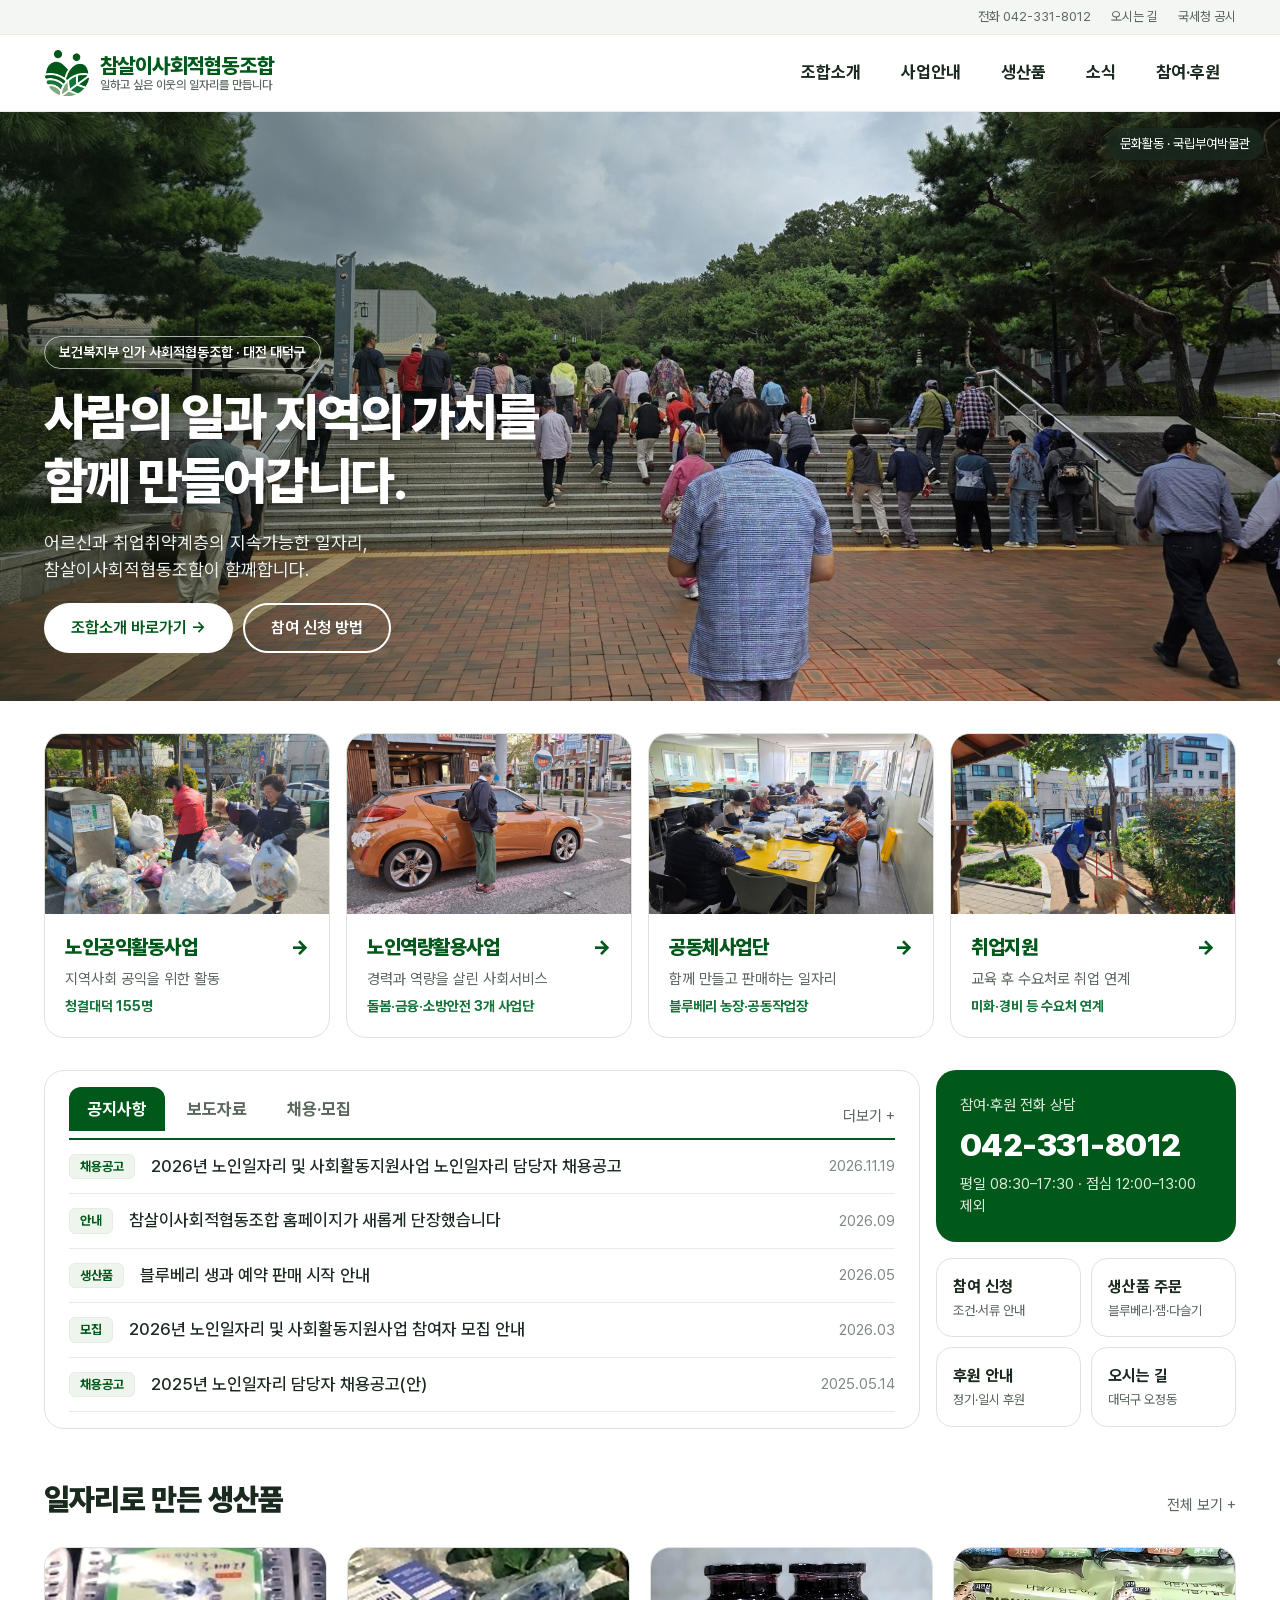
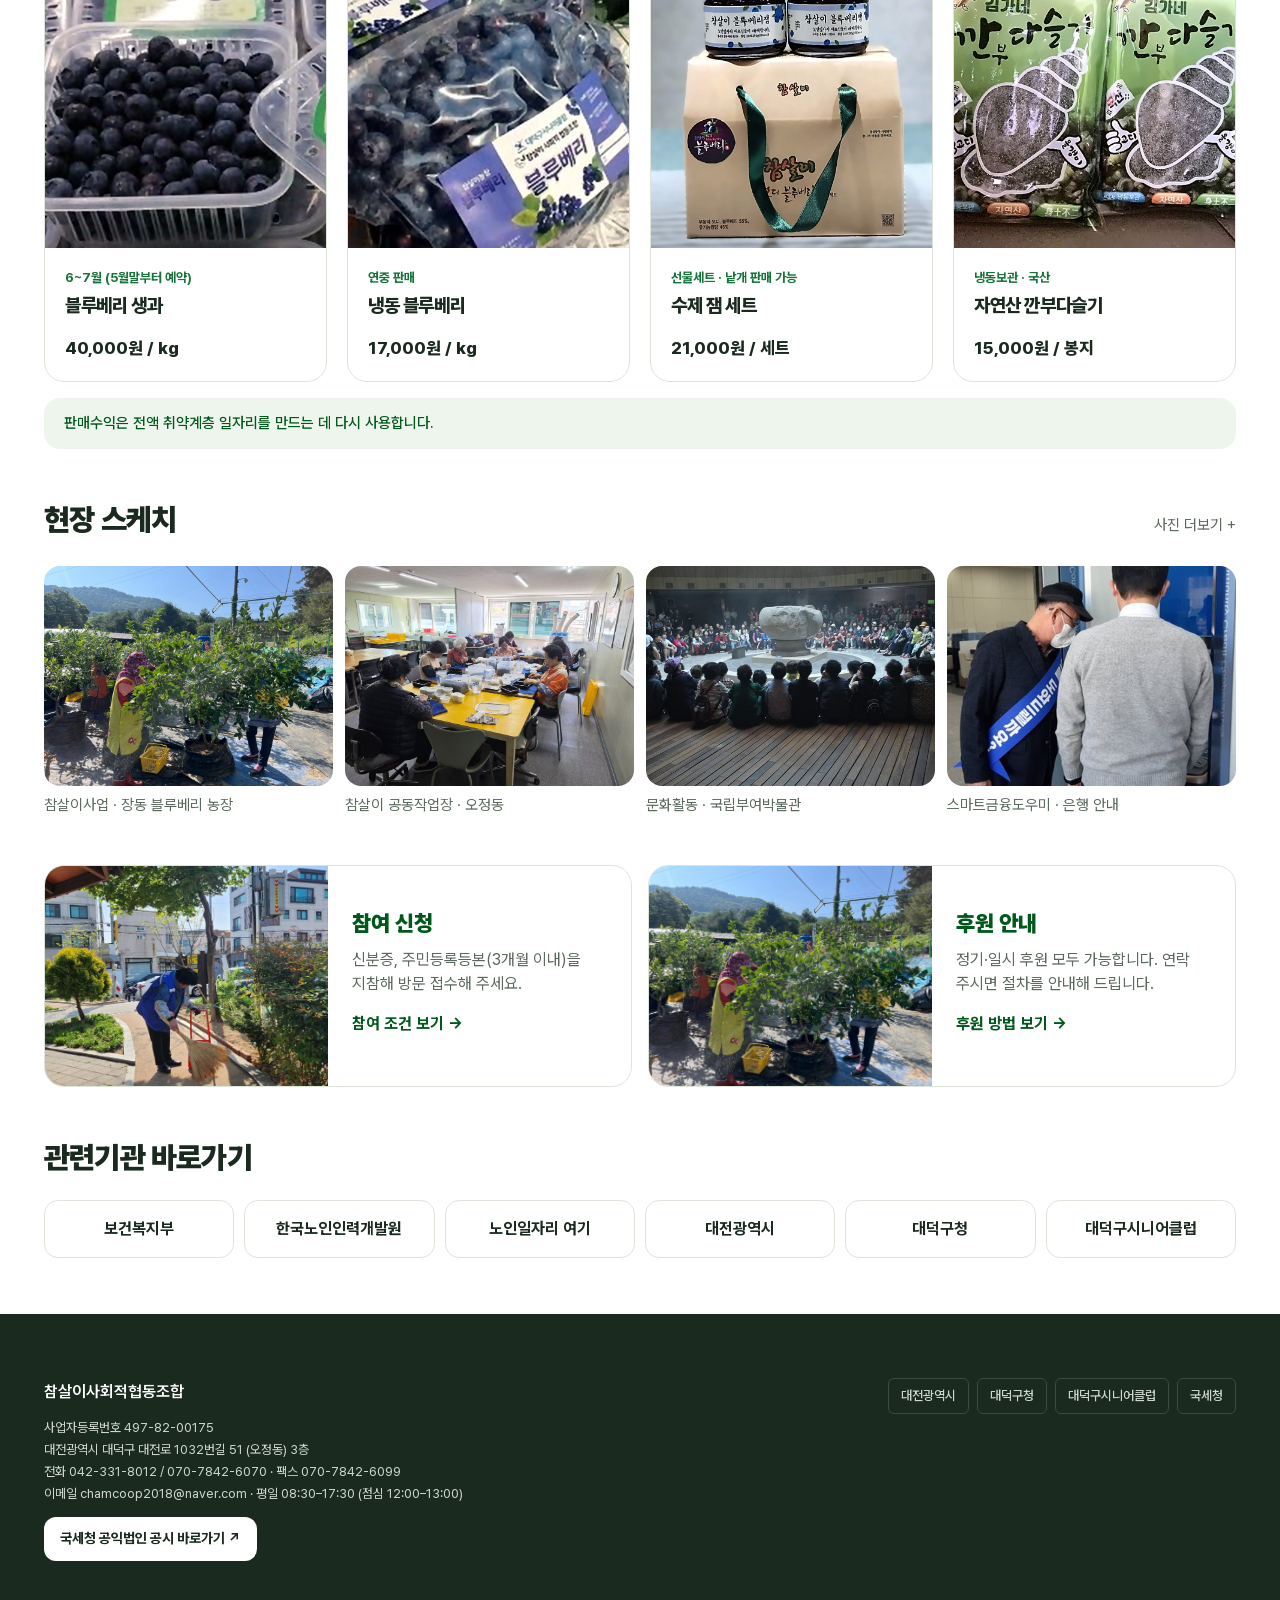
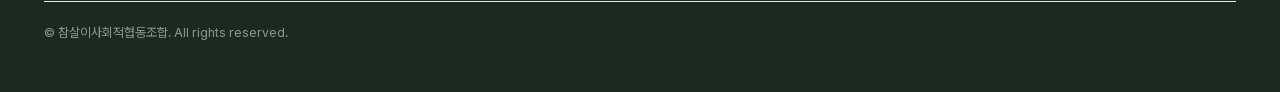
<file: index.html>
<!DOCTYPE html>
<html lang="ko">
<head>
<meta charset="UTF-8">
<meta name="viewport" content="width=device-width, initial-scale=1">
<meta name="naver-site-verification" content="a435d5d78cb5b57c63f7f20d6140076a7e776fac" />
<title>참살이사회적협동조합</title>
<meta name="description" content="어르신과 취업취약계층의 지속가능한 일자리, 대전 대덕구 참살이사회적협동조합이 함께합니다.">
<link rel="canonical" href="https://chamcoop.kr/">
<meta property="og:type" content="website">
<meta property="og:site_name" content="참살이사회적협동조합">
<meta property="og:locale" content="ko_KR">
<meta property="og:title" content="참살이사회적협동조합">
<meta property="og:description" content="어르신과 취업취약계층의 지속가능한 일자리, 대전 대덕구 참살이사회적협동조합이 함께합니다.">
<meta property="og:url" content="https://chamcoop.kr/">
<meta property="og:image" content="https://chamcoop.kr/assets/og-share.jpg">
<meta property="og:image:width" content="1200">
<meta property="og:image:height" content="630">
<meta name="twitter:card" content="summary_large_image">
<meta name="twitter:title" content="참살이사회적협동조합">
<meta name="twitter:description" content="어르신과 취업취약계층의 지속가능한 일자리, 대전 대덕구 참살이사회적협동조합이 함께합니다.">
<meta name="twitter:image" content="https://chamcoop.kr/assets/og-share.jpg">
<script type="application/ld+json">{"@context": "https://schema.org", "@type": "Organization", "name": "참살이사회적협동조합", "url": "https://chamcoop.kr/", "logo": "https://chamcoop.kr/assets/logo.png", "description": "어르신과 취업취약계층의 지속가능한 일자리, 대전 대덕구 참살이사회적협동조합이 함께합니다.", "telephone": "+82-42-331-8012", "email": "chamcoop2018@naver.com", "address": {"@type": "PostalAddress", "addressCountry": "KR", "addressRegion": "대전광역시", "addressLocality": "대덕구", "streetAddress": "대전로 1032번길 51 (오정동) 3층"}}</script>
<meta name="color-scheme" content="light">
<meta name="theme-color" content="#ffffff">
<link rel="icon" href="assets/logo.png">
<link rel="preload" href="assets/fonts/PretendardVariable.woff2" as="font" type="font/woff2" crossorigin>
<link rel="stylesheet" href="assets/style.css?v=8">
</head>
<body>
<a class="skip" href="#main">본문으로 바로가기</a>
<div id="siteHeader"></div>
<main id="main">
<section class="d-hero" id="top">
  <img src="files/site/hero.jpg" alt="국립부여박물관 계단을 함께 오르는 참여자들" width="1920" height="1440" fetchpriority="high">
  <div class="shade"></div>
  <div class="in"><div class="wrap"><div class="txt">
    <span class="chip">보건복지부 인가 사회적협동조합 · 대전 대덕구</span>
    <h1 data-site="heroTitle">사람의 일과 지역의 가치를<br>함께 만들어갑니다.</h1>
    <p data-site="heroLead">어르신과 취업취약계층의 지속가능한 일자리,<br>참살이사회적협동조합이 함께합니다.</p>
    <div class="cta"><a class="btn btn-lg btn-white" href="about.html">조합소개 바로가기 →</a><a class="btn btn-lg btn-line" href="business.html#join">참여 신청 방법</a></div>
  </div></div></div>
  <span class="cap">문화활동 · 국립부여박물관</span>
</section>

<div class="wrap">
  <section class="d-types" aria-label="사업 유형">
    <a class="d-type" href="business.html"><img src="files/site/type-public.jpg" alt="재활용품을 분리하는 청결대덕 참여자들" width="900" height="507" loading="lazy"><div class="b"><h3>노인공익활동사업<span aria-hidden="true">→</span></h3><p>지역사회 공익을 위한 활동</p><span class="u">청결대덕 155명</span></div></a>
    <a class="d-type" href="business.html"><img src="files/site/type-capacity.jpg" alt="소화전 앞 차량에 안내문을 전하는 참여자" width="900" height="675" loading="lazy"><div class="b"><h3>노인역량활용사업<span aria-hidden="true">→</span></h3><p>경력과 역량을 살린 사회서비스</p><span class="u">돌봄·금융·소방안전 3개 사업단</span></div></a>
    <a class="d-type" href="business.html"><img src="files/site/type-community.jpg" alt="공동작업장에서 올갱이를 손질하는 참여자들" width="900" height="675" loading="lazy"><div class="b"><h3>공동체사업단<span aria-hidden="true">→</span></h3><p>함께 만들고 판매하는 일자리</p><span class="u">블루베리 농장·공동작업장</span></div></a>
    <a class="d-type" href="business.html"><img src="files/site/type-employ.jpg" alt="공원 길을 비질하는 참여자" width="900" height="507" loading="lazy"><div class="b"><h3>취업지원<span aria-hidden="true">→</span></h3><p>교육 후 수요처로 취업 연계</p><span class="u">미화·경비 등 수요처 연계</span></div></a>
  </section>

  <section class="d-news" aria-label="소식">
    <div class="d-board">
      <div class="d-tabs"><div role="tablist" id="newsTabs" aria-label="소식 분류"><button type="button" role="tab" data-k="notice" aria-selected="true">공지사항</button><button type="button" role="tab" data-k="press" aria-selected="false">보도자료</button><button type="button" role="tab" data-k="recruit" aria-selected="false">채용·모집</button></div><a class="more" href="news.html">더보기 +</a></div>
      <div class="d-rows" id="homeNews"></div>
    </div>
    <div class="d-side">
      <div class="d-call"><small>참여·후원 전화 상담</small><a href="tel:0423318012" data-site="phone">042-331-8012</a><small><span data-site="hours">평일 08:00–17:30</span> · 점심 <span data-site="lunch">12:00–13:00</span> 제외</small></div>
      <div class="d-quick">
        <a href="business.html#join">참여 신청<small>조건·서류 안내</small></a>
        <a href="shop.html">생산품 주문<small>블루베리·잼·다슬기</small></a>
        <a href="contact.html#donate">후원 안내<small>정기·일시 후원</small></a>
        <a href="contact.html#visit">오시는 길<small>대덕구 오정동</small></a>
      </div>
    </div>
  </section>

  <section class="d-sec" aria-label="생산품">
    <div class="d-head"><h2>일자리로 만든 생산품</h2><a href="shop.html">전체 보기 +</a></div>
    <div class="prod-grid" id="homeProds"></div>
    <p class="d-note">판매수익은 전액 취약계층 일자리를 만드는 데 다시 사용합니다.</p>
  </section>

  <section class="d-sec" aria-label="현장 스케치">
    <div class="d-head"><h2>현장 스케치</h2><a href="news.html#photos">사진 더보기 +</a></div>
    <div class="d-gallery">
      <figure><img src="files/site/gallery-farm.jpg" alt="블루베리를 수확하는 참여자들" width="900" height="676" loading="lazy"><figcaption>참살이사업 · 장동 블루베리 농장</figcaption></figure>
      <figure><img src="files/site/type-community.jpg" alt="공동작업장에서 올갱이를 손질하는 참여자들" width="900" height="675" loading="lazy"><figcaption>참살이 공동작업장 · 오정동</figcaption></figure>
      <figure><img src="files/site/gallery-museum.jpg" alt="박물관 전시실에 둘러앉아 해설을 듣는 참여자들" width="900" height="416" loading="lazy"><figcaption>문화활동 · 국립부여박물관</figcaption></figure>
      <figure><img src="files/site/gallery-bank.jpg" alt="ATM 이용을 돕는 참여자" width="392" height="631" loading="lazy"><figcaption>스마트금융도우미 · 은행 안내</figcaption></figure>
    </div>
  </section>

  <section class="d-sec d-join" aria-label="참여와 후원">
    <div class="d-card"><img src="files/site/type-employ.jpg" alt="" width="900" height="507" loading="lazy"><div class="b"><h3>참여 신청</h3><p>신분증, 주민등록등본(3개월 이내)을 지참해 방문 접수해 주세요.</p><a class="go" href="business.html#join">참여 조건 보기 →</a></div></div>
    <div class="d-card"><img src="files/site/join-support.jpg" alt="" width="1200" height="901" loading="lazy"><div class="b"><h3>후원 안내</h3><p data-site="donateLead">정기·일시 후원 모두 가능합니다. 연락 주시면 절차를 안내해 드립니다.</p><a class="go" href="contact.html#donate">후원 방법 보기 →</a></div></div>
  </section>

  <section class="d-sec" aria-label="관련기관 바로가기">
    <div class="d-head"><h2>관련기관 바로가기</h2></div>
    <div class="d-links">
      <a href="https://www.mohw.go.kr" target="_blank" rel="noopener">보건복지부</a>
      <a href="https://www.kordi.or.kr" target="_blank" rel="noopener">한국노인인력개발원</a>
      <a href="https://www.seniorro.or.kr" target="_blank" rel="noopener">노인일자리 여기</a>
      <a href="https://www.daejeon.go.kr" target="_blank" rel="noopener">대전광역시</a>
      <a href="https://www.daedeok.go.kr" target="_blank" rel="noopener">대덕구청</a>
      <a href="http://www.ddsc.or.kr" target="_blank" rel="noopener">대덕구시니어클럽</a>
    </div>
  </section>
</div>
</main>
<div id="siteFooter"></div>

<script src="assets/app.js?v=9"></script>
</body>
</html>
</file>
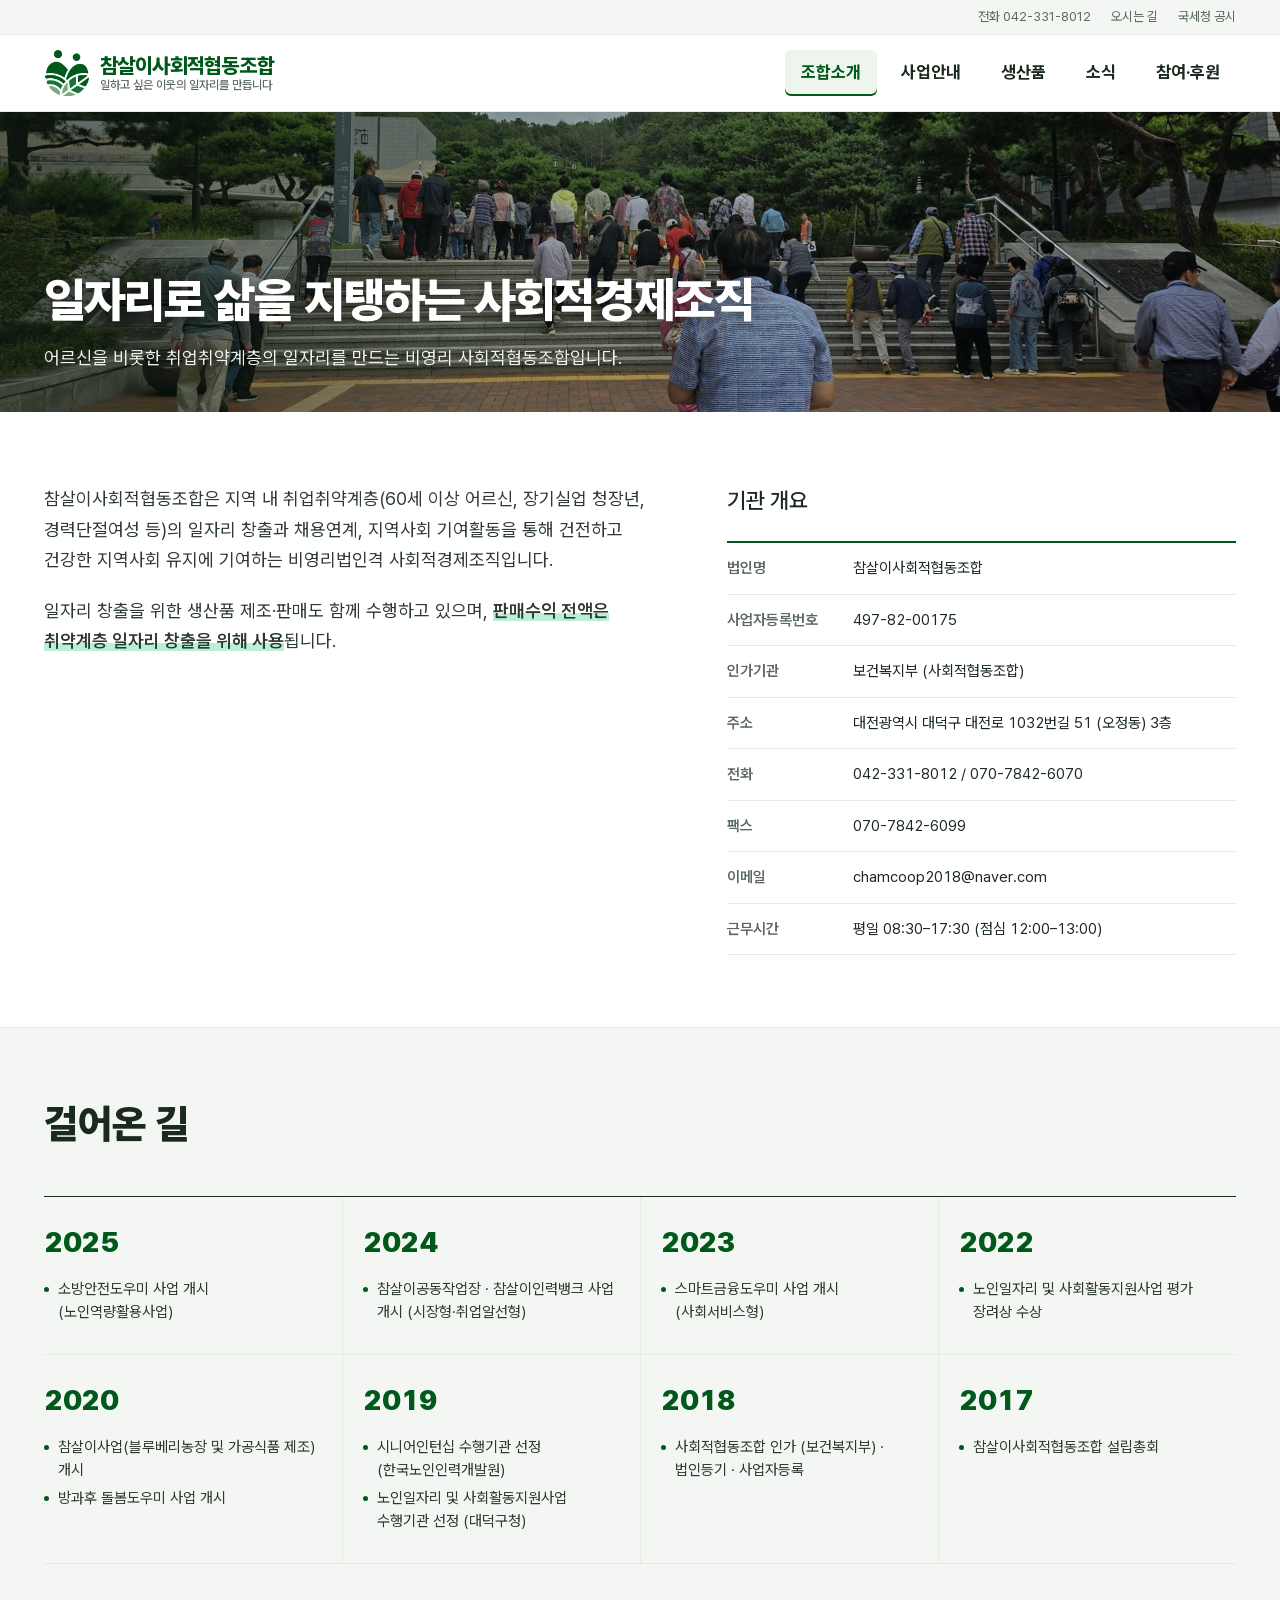
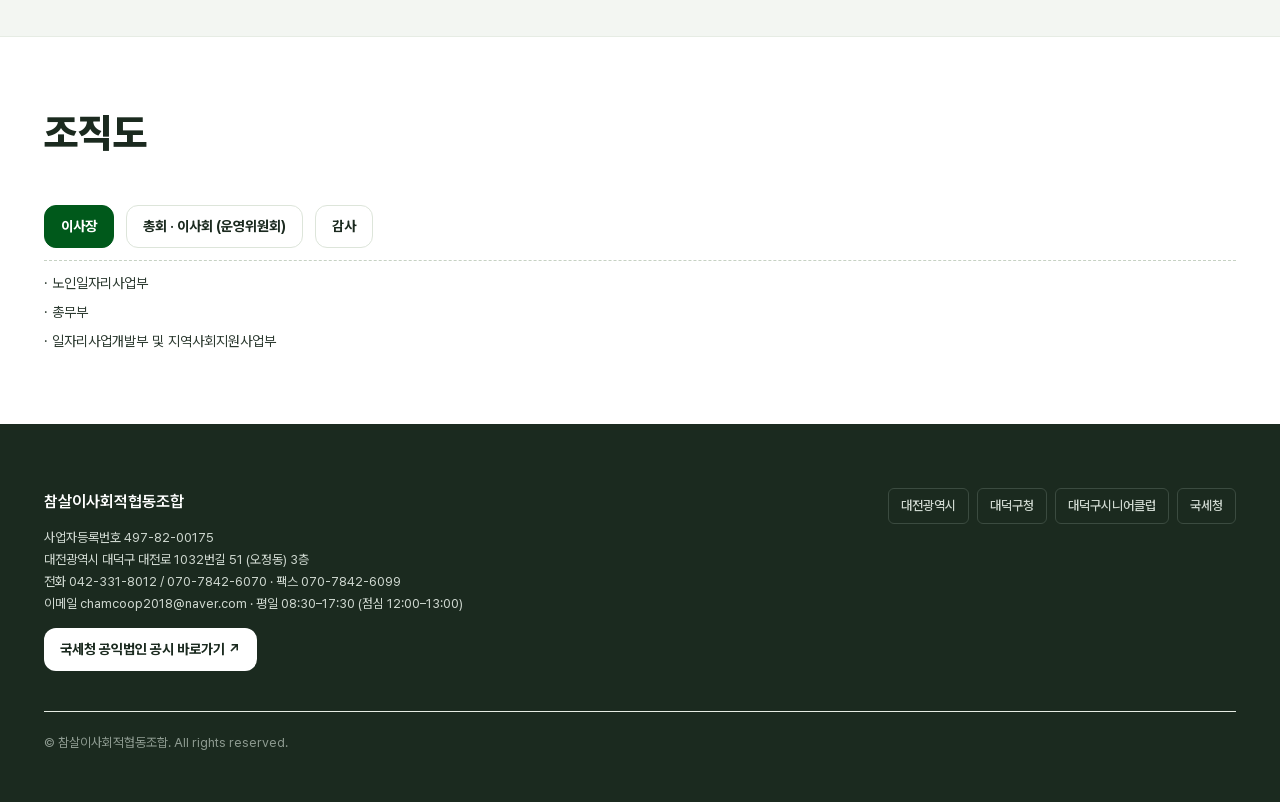
<file: about.html>
<!DOCTYPE html>
<html lang="ko">
<head>
<meta charset="UTF-8">
<meta name="viewport" content="width=device-width, initial-scale=1">
<title>기관소개 | 참살이사회적협동조합</title>
<meta name="description" content="참살이사회적협동조합 소개, 기관 개요, 연혁, 조직도">
<link rel="canonical" href="https://chamcoop.kr/about.html">
<meta property="og:type" content="website">
<meta property="og:site_name" content="참살이사회적협동조합">
<meta property="og:locale" content="ko_KR">
<meta property="og:title" content="기관소개 | 참살이사회적협동조합">
<meta property="og:description" content="참살이사회적협동조합 소개, 기관 개요, 연혁, 조직도">
<meta property="og:url" content="https://chamcoop.kr/about.html">
<meta property="og:image" content="https://chamcoop.kr/assets/og-share.jpg">
<meta property="og:image:width" content="1200">
<meta property="og:image:height" content="630">
<meta name="twitter:card" content="summary_large_image">
<meta name="twitter:title" content="기관소개 | 참살이사회적협동조합">
<meta name="twitter:description" content="참살이사회적협동조합 소개, 기관 개요, 연혁, 조직도">
<meta name="twitter:image" content="https://chamcoop.kr/assets/og-share.jpg">
<meta name="color-scheme" content="light">
<meta name="theme-color" content="#ffffff">
<link rel="icon" href="assets/logo.png">
<link rel="preload" href="assets/fonts/PretendardVariable.woff2" as="font" type="font/woff2" crossorigin>
<link rel="stylesheet" href="assets/style.css?v=8">
</head>
<body>
<a class="skip" href="#main">본문으로 바로가기</a>
<div id="siteHeader"></div>
<main id="main">
<section class="page-head ph ph-about"><div class="wrap"><h1 data-site="aboutTitle">일자리로 삶을 지탱하는 사회적경제조직</h1><p data-site="aboutLead">어르신을 비롯한 취업취약계층의 일자리를 만드는 비영리 사회적협동조합입니다.</p></div></section>
<section class="block">
  <div class="wrap about-two">
    <div class="about-copy">
      <p data-site="aboutBody1">참살이사회적협동조합은 지역 내 취업취약계층(60세 이상 어르신, 장기실업 청장년, 경력단절여성 등)의 일자리 창출과 채용연계, 지역사회 기여활동을 통해 건전하고 건강한 지역사회 유지에 기여하는 비영리법인격 사회적경제조직입니다.</p>
      <p data-site="aboutBody2">일자리 창출을 위한 생산품 제조·판매도 함께 수행하고 있으며, <b>판매수익 전액은 취약계층 일자리 창출을 위해 사용</b>됩니다.</p>
    </div>
    <div>
      <h2 style="font-size:22px;font-weight:500;margin-bottom:24px">기관 개요</h2>
      <dl class="dl">
        <div><dt>법인명</dt><dd>참살이사회적협동조합</dd></div>
        <div><dt>사업자등록번호</dt><dd>497-82-00175</dd></div>
        <div><dt>인가기관</dt><dd>보건복지부 (사회적협동조합)</dd></div>
        <div><dt>주소</dt><dd data-site="address">대전광역시 대덕구 대전로 1032번길 51 (오정동) 3층</dd></div>
        <div><dt>전화</dt><dd><span data-site="phone">042-331-8012</span> / <span data-site="phone2">070-7842-6070</span></dd></div>
        <div><dt>팩스</dt><dd>070-7842-6099</dd></div>
        <div><dt>이메일</dt><dd data-site="email">chamcoop2018@naver.com</dd></div>
        <div><dt>근무시간</dt><dd><span data-site="hours">평일 08:00–17:30</span> (점심 <span data-site="lunch">12:00–13:00</span>)</dd></div>
      </dl>
    </div>
  </div>
</section>
<section class="block soft">
  <div class="wrap">
    <div class="sec-head"><h2 class="h2">걸어온 길</h2></div>
    <div class="tl-grid"><div class="tl-cell"><div class="y">2025</div><ul><li>소방안전도우미 사업 개시 (노인역량활용사업)</li></ul></div><div class="tl-cell"><div class="y">2024</div><ul><li>참살이공동작업장 · 참살이인력뱅크 사업 개시 (시장형·취업알선형)</li></ul></div><div class="tl-cell"><div class="y">2023</div><ul><li>스마트금융도우미 사업 개시 (사회서비스형)</li></ul></div><div class="tl-cell"><div class="y">2022</div><ul><li>노인일자리 및 사회활동지원사업 평가 장려상 수상</li></ul></div><div class="tl-cell"><div class="y">2020</div><ul><li>참살이사업(블루베리농장 및 가공식품 제조) 개시</li><li>방과후 돌봄도우미 사업 개시</li></ul></div><div class="tl-cell"><div class="y">2019</div><ul><li>시니어인턴십 수행기관 선정 (한국노인인력개발원)</li><li>노인일자리 및 사회활동지원사업 수행기관 선정 (대덕구청)</li></ul></div><div class="tl-cell"><div class="y">2018</div><ul><li>사회적협동조합 인가 (보건복지부) · 법인등기 · 사업자등록</li></ul></div><div class="tl-cell"><div class="y">2017</div><ul><li>참살이사회적협동조합 설립총회</li></ul></div></div>
  </div>
</section>
<section class="block">
  <div class="wrap">
    <div class="sec-head"><h2 class="h2">조직도</h2></div>
    <div class="org-flow">
      <div class="org-top"><span class="org-node lead">이사장</span><span class="org-node">총회 · 이사회 (운영위원회)</span><span class="org-node">감사</span></div>
      <ul class="org-depts"><li>노인일자리사업부</li><li>총무부</li><li>일자리사업개발부 및 지역사회지원사업부</li></ul>
    </div>
  </div>
</section>
</main>
<div id="siteFooter"></div>

<script src="assets/app.js?v=9"></script>
</body>
</html>
</file>
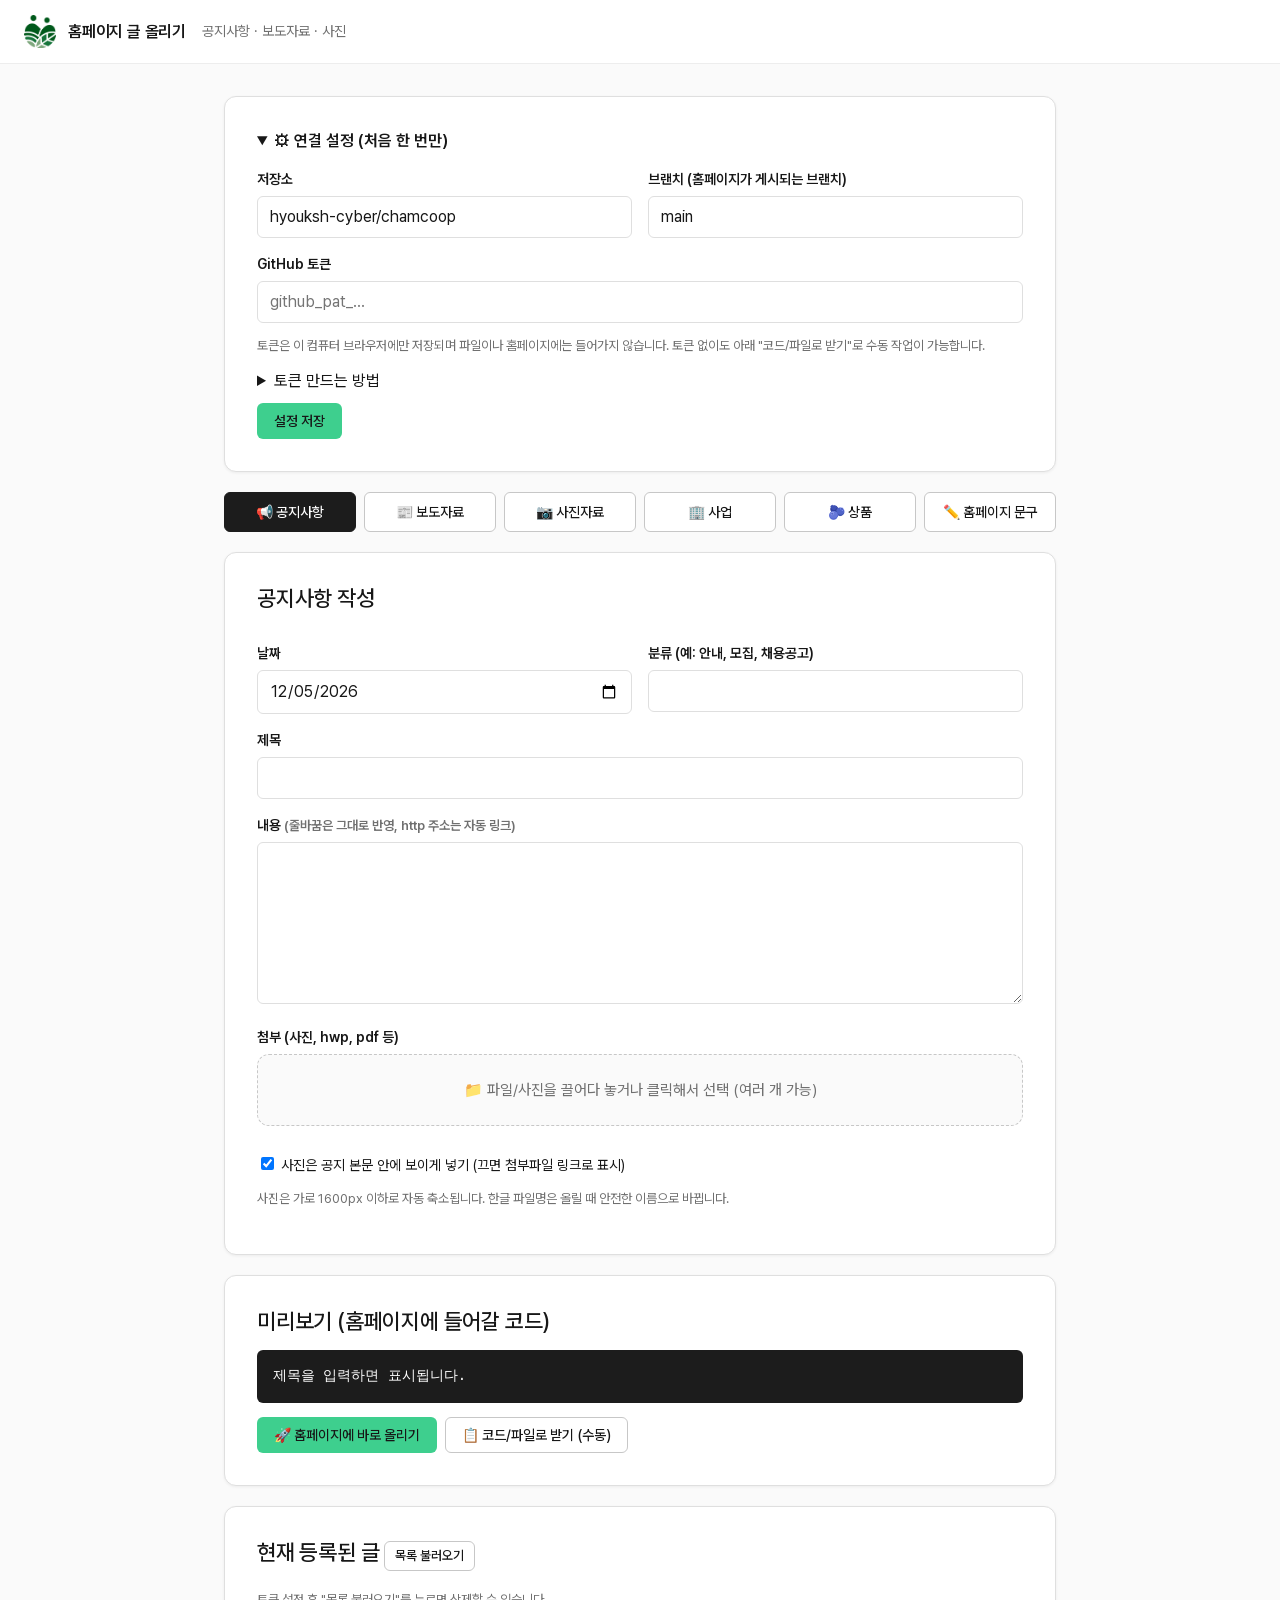
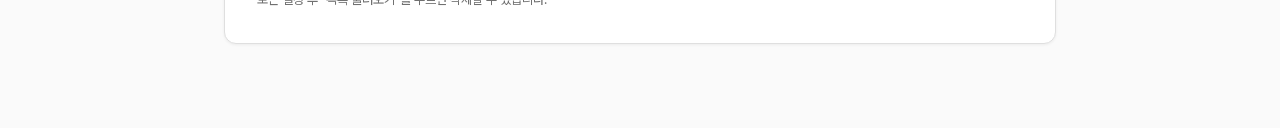
<file: admin.html>
<!doctype html>
<html lang="ko">
<head>
<meta charset="utf-8">
<meta name="viewport" content="width=device-width,initial-scale=1">
<meta name="robots" content="noindex,nofollow">
<meta name="theme-color" content="#ffffff">
<title>홈페이지 글 올리기</title>
<style>
@font-face{font-family:"Pretendard Variable";font-weight:45 920;font-style:normal;font-display:swap;src:url("assets/fonts/PretendardVariable.woff2") format("woff2-variations")}
:root{--primary:#3ecf8e;--primary-deep:#24b47e;--on-primary:#171717;--ink:#171717;--mute:#707070;--soft:#fafafa;--night:#1c1c1c;--hair:#dfdfdf;--hair-strong:#c7c7c7;--hair-cool:#ededed;--danger:#c4200a;color-scheme:light}
*{box-sizing:border-box}
body{margin:0;font-family:"Pretendard Variable","Helvetica Neue",Helvetica,Arial,"Noto Sans KR",sans-serif;background:var(--soft);color:var(--ink);font-size:16px;line-height:1.5;-webkit-font-smoothing:antialiased;word-break:keep-all}
header{background:#fff;border-bottom:1px solid var(--hair-cool);padding:0 24px;height:64px;display:flex;align-items:center;gap:12px}
header img{width:32px;height:33px}header b{font-size:16px;font-weight:600;letter-spacing:-.2px}header span{font-size:14px;color:var(--mute);margin-left:4px}
main{max-width:880px;margin:auto;padding:32px 24px 64px}
.card{background:#fff;border:1px solid var(--hair);border-radius:12px;padding:32px;margin-bottom:20px;box-shadow:0 1px 3px rgba(0,0,0,.06)}
h2{margin:0 0 16px;font-size:22px;font-weight:500;letter-spacing:-.2px;line-height:1.2}
label{display:block;margin:16px 0 6px;font-weight:600;font-size:14px}
input,select,textarea{width:100%;padding:8px 12px;min-height:36px;border:1px solid var(--hair);border-radius:6px;font:inherit;font-size:16px;background:#fff;color:var(--ink)}
input:hover,select:hover,textarea:hover{border-color:var(--hair-strong)}
input:focus-visible,select:focus-visible,textarea:focus-visible,button:focus-visible,summary:focus-visible,.drop:focus-visible{outline:2px solid var(--ink);outline-offset:1px}
input[type=checkbox]{width:auto;min-height:0}
.row{display:flex;gap:16px;flex-wrap:wrap}.row>div{flex:1;min-width:180px}
.tabs{display:flex;gap:8px;margin-bottom:20px;flex-wrap:wrap}
.tabs button{flex:1;min-width:110px;min-height:40px;padding:8px 16px;border:1px solid var(--hair-strong);border-radius:6px;background:#fff;color:var(--ink);font:500 14px "Pretendard Variable",sans-serif;cursor:pointer;transition:border-color .15s,background .15s}
.tabs button:hover{border-color:var(--ink)}
.tabs button.on{background:var(--night);border-color:var(--night);color:#fff}
.b{display:inline-flex;align-items:center;justify-content:center;min-height:36px;padding:8px 16px;border:1px solid transparent;border-radius:6px;background:var(--primary);color:var(--on-primary);font:500 14px "Pretendard Variable",sans-serif;cursor:pointer;transition:background .15s,border-color .15s}
.b:hover{background:var(--primary-deep)}
.b.g{background:#fff;color:var(--ink);border-color:var(--hair-strong)}.b.g:hover{border-color:var(--ink);background:#fff}
.b.r{background:#fff;color:var(--danger);border-color:var(--hair-strong)}.b.r:hover{border-color:var(--danger);background:#fff}
.b.s{min-height:30px;padding:4px 10px;font-size:13px}.b:disabled{opacity:.5;cursor:default}
.drop{border:1px dashed var(--hair-strong);border-radius:12px;padding:24px;text-align:center;color:var(--mute);cursor:pointer;background:var(--soft);font-size:15px}.drop:hover,.drop.hv{border-color:var(--ink);background:#fff;color:var(--ink)}
.fl{display:flex;gap:8px;flex-wrap:wrap;margin-top:12px}
.fi{background:var(--soft);border:1px solid var(--hair-cool);border-radius:6px;padding:4px 10px;font-size:13px;display:flex;align-items:center;gap:8px}
.fi img{height:46px;border-radius:4px}.fi i{cursor:pointer;color:var(--danger);font-style:normal;font-weight:700}
pre,textarea.code{background:var(--night);color:#fff;padding:16px;border-radius:6px;font:14px/1.5 ui-monospace,Menlo,Monaco,Consolas,monospace;overflow:auto;max-height:260px;white-space:pre-wrap;word-break:break-all}
#log,.log{font-size:15px;line-height:1.7}.ok{color:#117a4d;font-weight:500}.er{color:var(--danger);font-weight:500}
.item{display:flex;gap:12px;align-items:center;padding:10px 0;border-bottom:1px solid var(--hair-cool);font-size:15px}.item span{flex:1;min-width:0}
small,.hint{color:var(--mute);font-size:13px}
details summary{cursor:pointer;font-weight:600}
ol{padding-left:20px;line-height:1.8;margin:6px 0}
[hidden]{display:none!important}
.editbar{display:flex;gap:12px;align-items:center;justify-content:space-between;flex-wrap:wrap;padding:12px 16px;margin-bottom:8px;border:1px solid var(--hair);border-left:3px solid var(--primary);border-radius:6px;background:var(--soft);font-size:14px;font-weight:500}
.fi.old{background:#fff;border-color:var(--hair-strong)}.fi.old b{font-size:12px;font-weight:600;color:var(--mute)}
@media(max-width:600px){main{padding:20px 16px 48px}.card{padding:20px}header{padding:0 16px}header span{display:none}}
@media(prefers-reduced-motion:reduce){*{transition:none!important}}
</style>
</head>
<body>
<header><img src="assets/logo.png" alt="" width="32" height="33"><b>홈페이지 글 올리기</b><span>공지사항 · 보도자료 · 사진</span></header>
<main>

<div class="card">
<details id="setBox">
<summary>⚙ 연결 설정 (처음 한 번만)</summary>
<div class="row">
<div><label>저장소</label><input id="repo" value="hyouksh-cyber/chamcoop"></div>
<div><label>브랜치 (홈페이지가 게시되는 브랜치)</label><input id="branch" value="main"></div>
</div>
<label>GitHub 토큰</label><input id="token" type="password" placeholder="github_pat_...">
<p class="hint">토큰은 이 컴퓨터 브라우저에만 저장되며 파일이나 홈페이지에는 들어가지 않습니다. 토큰 없이도 아래 "코드/파일로 받기"로 수동 작업이 가능합니다.</p>
<details><summary style="font-weight:normal">토큰 만드는 방법</summary>
<ol>
<li>GitHub 로그인 → 오른쪽 위 프로필 → <b>Settings</b> → 맨 아래 <b>Developer settings</b></li>
<li><b>Personal access tokens → Fine-grained tokens → Generate new token</b></li>
<li>Repository access: <b>Only select repositories</b> → chamcoop 선택</li>
<li>Permissions → Repository permissions → <b>Contents: Read and write</b></li>
<li>만들어진 토큰(github_pat_…)을 위 칸에 붙여넣고 저장</li>
</ol></details>
<button class="b" onclick="saveCfg()" style="margin-top:10px">설정 저장</button>
</details>
</div>

<div class="tabs">
<button id="tb-notice" onclick="setKind('notice')">📢 공지사항</button>
<button id="tb-press" onclick="setKind('press')">📰 보도자료</button>
<button id="tb-photo" onclick="setKind('photo')">📷 사진자료</button>
<button id="tb-biz" onclick="setKind('biz')">🏢 사업</button>
<button id="tb-prod" onclick="setKind('prod')">🫐 상품</button>
<button id="tb-site" onclick="setKind('site')">✏️ 홈페이지 문구</button>
</div>

<div id="postArea">
<div class="card">
<h2 id="ftitle"></h2>
<div class="editbar" id="editBar" hidden><span>기존 글을 수정하는 중입니다. 사진·첨부 아래 "기존" 항목의 ✕로 빼고, 새 파일을 추가할 수 있습니다.</span><button class="b g s" type="button" onclick="cancelEdit()">수정 취소</button></div>
<div class="row">
<div><label>날짜</label><input type="date" id="date"></div>
<div><label id="taglbl">분류</label><input id="tag" list="taglist"><datalist id="taglist"></datalist></div>
</div>
<label>제목</label><input id="title">
<label>내용 <small>(줄바꿈은 그대로 반영, http 주소는 자동 링크)</small></label><textarea id="body" rows="6"></textarea>
<div id="pressOnly" style="display:none" class="row">
<div><label>출처 (언론사/기관명)</label><input id="source"></div>
<div><label>기사 링크 주소</label><input id="url" placeholder="https://"></div>
</div>
<label id="filelbl">첨부</label>
<div class="drop" id="drop" onclick="$('fin').click()">📁 파일/사진을 끌어다 놓거나 클릭해서 선택 (여러 개 가능)</div>
<input type="file" id="fin" multiple hidden onchange="addFiles(this.files);this.value=''">
<div class="fl" id="fl"></div>
<label id="inlineWrap" style="font-weight:normal"><input type="checkbox" id="inline" checked style="width:auto"> 사진은 공지 본문 안에 보이게 넣기 (끄면 첨부파일 링크로 표시)</label>
<p class="hint">사진은 가로 1600px 이하로 자동 축소됩니다. 한글 파일명은 올릴 때 안전한 이름으로 바뀝니다.</p>
</div>

<div class="card">
<h2>미리보기 (홈페이지에 들어갈 코드)</h2>
<pre id="prev">제목을 입력하면 표시됩니다.</pre>
<div style="margin-top:12px;display:flex;gap:8px;flex-wrap:wrap">
<button class="b" id="goBtn" onclick="publish()">🚀 홈페이지에 바로 올리기</button>
<button class="b g" id="manualBtn" onclick="manual()">📋 코드/파일로 받기 (수동)</button>
</div>
<div id="log"></div>
<div id="manualBox" style="display:none;margin-top:10px">
<p class="hint"><b>수동 방법</b>: ① 아래 코드를 복사 → GitHub의 <b id="mfile"></b> 파일을 열어 연필(수정) → 맨 앞 <code>[</code> 바로 다음 줄에 붙여넣기 → Commit ② 받아진 파일들은 GitHub의 <b id="mdir"></b> 폴더에 Upload files로 올리기</p>
<textarea class="code" id="snip" rows="8" readonly onclick="this.select()"></textarea>
<button class="b s" onclick="$('snip').select();document.execCommand('copy');say('복사되었습니다.','ok')">코드 복사</button>
</div>
</div>

</div>
<div id="bizArea" style="display:none">
<div class="card">
<h2>사업 추가 · 관리</h2>
<div class="editbar" id="bEditBar" hidden><span>등록된 사업을 수정하는 중입니다.</span><button class="b g s" type="button" onclick="endBizEdit()">수정 취소</button></div>
<label>무엇을 추가할까요?</label>
<select id="bmode" onchange="bizMode()">
<option value="program">세부사업 추가 (기존 사업단 안에 카드 추가)</option>
<option value="unit">사업단 추가 (기존 사업 카드 안에 항목 추가)</option>
<option value="card">새 사업 카드 추가</option>
</select>
<div id="bsel" class="row"><div><label>사업</label><select id="bCard" onchange="fillUnits()"></select></div><div id="bUnitW"><label>사업단</label><select id="bUnit"></select></div></div>
<div id="bProgram">
<label>세부사업명</label><input id="bp_title" placeholder="예) 좋은학교튼튼도우미사업">
<div class="row"><div><label>사업기간</label><input id="bp_period" placeholder="2026년 1월 ~ 12월"></div><div><label>배정 일자리 수(자리)</label><input id="bp_slots" placeholder="130"></div></div>
<div class="row"><div><label>활동지역</label><input id="bp_area"></div><div><label>활동내용</label><input id="bp_content"></div></div>
<label>사진 (선택)</label><input type="file" id="bp_img" accept="image/*"><div id="bp_cur" class="hint"></div><label id="bp_delW" hidden style="font-weight:normal"><input type="checkbox" id="bp_del" style="width:auto"> 현재 사진 삭제</label>
</div>
<div id="bUnitF" style="display:none"><label>사업단 이름</label><input id="bu_name" placeholder="예) 노인역량활용사업 (경력·역량 활용형)"></div>
<div id="bCardF" style="display:none">
<label>사업 이름</label><input id="bc_title">
<div class="row"><div><label>상태</label><select id="bc_status"><option value="live">진행중</option><option value="plan">확대 예정</option></select></div>
<div><label>아이콘</label><select id="bc_icon"><option value="elder">어르신</option><option value="hands">손(협력)</option><option value="heart">하트</option><option value="globe">지구</option><option value="briefcase">가방(일자리)</option><option value="berry">베리</option></select></div></div>
<label>사업 설명</label><textarea id="bc_desc" rows="3"></textarea>
<div id="bcUnitsW"><label>사업단 목록 (한 줄에 하나, 없으면 비워두기)</label><textarea id="bc_units" rows="3"></textarea></div>
</div>
<div style="margin-top:14px"><button class="b" id="bGo" onclick="bizSave()">🚀 홈페이지에 올리기</button></div>
<div id="blog" class="log"></div>
</div>
<div class="card"><h2>현재 등록된 사업 <button class="b g s" onclick="loadBiz()">새로고침</button></h2><div id="bList"><small>토큰 설정 후 자동으로 불러옵니다.</small></div></div>
</div>

<div id="prodArea" style="display:none">
<div class="card">
<h2 id="ptitle">상품 추가</h2>
<div class="row"><div><label>상품명</label><input id="p_name"></div><div><label>판매 시기/보관 (예: 6~7월, 냉동보관)</label><input id="p_season"></div></div>
<label>설명</label><textarea id="p_desc" rows="3"></textarea>
<div class="row"><div><label>가격(원) <small>비우면 "가격 문의"</small></label><input id="p_price" type="number" min="0"></div><div><label>단위 (kg, 봉지, 세트 등)</label><input id="p_unit" value="개"></div></div>
<label>상품 사진</label><input type="file" id="p_img" accept="image/*"><div id="p_cur" class="hint"></div>
<div style="margin-top:14px"><button class="b" id="pGo" onclick="prodSave()">🚀 홈페이지에 올리기</button> <button class="b g" onclick="prodReset()">새로 입력</button></div>
<div id="plog" class="log"></div>
</div>
<div class="card"><h2>현재 등록된 상품 <button class="b g s" onclick="loadProd()">새로고침</button></h2><div id="pList"><small>토큰 설정 후 자동으로 불러옵니다.</small></div></div>
</div>

<div id="siteArea" style="display:none">
<div class="card">
<h2>첫 화면 큰 사진</h2>
<p class="hint">홈 맨 위 큰 사진을 바꿉니다. <b>기관소개 페이지 맨 위 배경</b>에도 같은 사진이 쓰입니다. 가로 사진을 권장하며, 얼굴이 크게 나오지 않는 사진을 골라 주세요. 화면 크기에 따라 위아래가 잘려 보일 수 있습니다.</p>
<div style="display:flex;gap:16px;flex-wrap:wrap;align-items:flex-start">
<figure style="margin:0;flex:1 1 240px"><figcaption class="hint">지금 사진</figcaption><img id="hCur" alt="" style="width:100%;aspect-ratio:16/9;object-fit:cover;border-radius:8px;background:#eee"></figure>
<figure style="margin:0;flex:1 1 240px"><figcaption class="hint">새 사진</figcaption><img id="hNew" alt="" hidden style="width:100%;aspect-ratio:16/9;object-fit:cover;border-radius:8px"><div id="hNone" class="hint" style="aspect-ratio:16/9;display:flex;align-items:center;justify-content:center;border:1px dashed #ccc;border-radius:8px">아래에서 사진을 고르세요</div></figure>
</div>
<label for="h_img">새 사진 고르기</label><input type="file" id="h_img" accept="image/*" onchange="heroPick()">
<p class="hint">사진을 바꾼 뒤에는 아래 문구 칸의 "큰 사진 설명"도 새 사진에 맞게 고쳐 주세요.</p>
<div style="margin-top:14px"><button class="b" id="hGo" onclick="heroSave()">🖼️ 사진 바꾸기</button></div>
<div id="hlog" class="log"></div>
</div>
<div class="card">
<h2>홈페이지 문구 수정</h2>
<p class="hint">고친 뒤 맨 아래 "홈페이지에 올리기"를 누르면 1~2분 뒤 홈페이지에 반영됩니다. <b>*별표*</b>로 감싼 글자는 강조(굵게/형광펜)로, 줄바꿈은 그대로 표시됩니다. 칸을 비워 두면 원래 문구가 나옵니다.</p>
<div id="sFields"><small>토큰 설정 후 자동으로 불러옵니다.</small></div>
<div style="margin-top:14px"><button class="b" id="sGo" onclick="siteSave()">🚀 홈페이지에 올리기</button> <button class="b g" onclick="loadSite()">다시 불러오기</button></div>
<div id="slog" class="log"></div>
</div>
</div>

<div class="card" id="listCard">
<h2>현재 등록된 글 <button class="b g s" onclick="loadList()">목록 불러오기</button></h2>
<div id="list"><small>토큰 설정 후 "목록 불러오기"를 누르면 삭제할 수 있습니다.</small></div>
</div>

</main>
<script>
var $=function(i){return document.getElementById(i)};
var EDIT=null, EX=[], LIST={}, BEDIT=null;
function B(){return location.pathname.indexOf('/redesign/')>-1?'../':''}
var kind='notice', files=[], CFG={repo:'hyouksh-cyber/chamcoop',branch:'main',token:''};
var KD={
  notice:{json:'notices.json',dir:'files/notice/',title:'공지사항 작성',tags:['안내','모집','채용공고','생산품','행사']},
  press:{json:'press.json',dir:'files/press/',title:'보도자료 작성',tags:['지역소식','언론보도','보도자료']},
  photo:{json:'photos.json',dir:'files/photos/',title:'사진자료 작성',tags:['행사','활동사진','생산품','교육']}
};
try{var c=JSON.parse(localStorage.getItem('chamAdmin')||'{}');for(var k in c)CFG[k]=c[k]}catch(e){}
$('repo').value=CFG.repo;$('branch').value=CFG.branch;$('token').value=CFG.token;
if(!CFG.token)$('setBox').open=true;
function saveCfg(){CFG={repo:$('repo').value.trim(),branch:$('branch').value.trim()||'main',token:$('token').value.trim()};
  try{localStorage.setItem('chamAdmin',JSON.stringify(CFG))}catch(e){}say('설정이 저장되었습니다.','ok')}
var LOG='log';
function say(t,c){var d=document.createElement('div');d.className=c||'';d.textContent=t;$(LOG).appendChild(d)}
function clearLog(){$(LOG).innerHTML=''}
function setKind(k){endEdit();endBizEdit();kind=k;var pk=(k!='biz'&&k!='prod'&&k!='site');
  ['notice','press','photo','biz','prod','site'].forEach(function(x){$('tb-'+x).className=x==k?'on':''});
  $('postArea').style.display=pk?'block':'none';$('listCard').style.display=pk?'block':'none';$('bizArea').style.display=k=='biz'?'block':'none';$('prodArea').style.display=k=='prod'?'block':'none';$('siteArea').style.display=k=='site'?'block':'none';
  LOG=k=='biz'?'blog':k=='prod'?'plog':k=='site'?'slog':'log';
  if(k=='site'){loadSite();return}
  if(k=='biz'){loadBiz();return}if(k=='prod'){loadProd();return}

  $('ftitle').textContent=KD[k].title;$('pressOnly').style.display=k=='press'?'flex':'none';$('inlineWrap').style.display=k=='notice'?'block':'none';
  $('taglbl').textContent='분류 (예: '+KD[k].tags.slice(0,3).join(', ')+')';
  $('taglist').innerHTML=KD[k].tags.map(function(t){return '<option value="'+t+'">'}).join('');
  $('filelbl').textContent=k=='notice'?'첨부 (사진, hwp, pdf 등)':k=='photo'?'사진 (여러 장 가능, 첫 번째 사진이 대표)':'사진 (첫 번째 사진이 대표 이미지)';
  $('fin').accept=k=='notice'?'':'image/*';
  if(k!='notice')files=files.filter(function(f){return isImg(f)});
  renderFl();prev()}
function isImg(f){return /^image\//.test(f.type)||/\.(jpe?g|png|gif|webp)$/i.test(f.name)}
function addFiles(list){var arr=Array.prototype.slice.call(list);var p=Promise.resolve();
  arr.forEach(function(f){p=p.then(function(){
    if(kind!='notice'&&!isImg(f)){say('이 메뉴에는 사진만 올릴 수 있습니다: '+f.name,'er');return}
    return (/^image\/(jpeg|png)/.test(f.type)?shrink(f):Promise.resolve(f)).then(function(x){files.push(x)})})});
  p.then(function(){renderFl();prev()})}
function shrink(f){return new Promise(function(res){var im=new Image(),u=URL.createObjectURL(f);
  im.onload=function(){var m=1600,s=Math.min(1,m/Math.max(im.width,im.height));if(s==1&&f.size<1.2e6){res(f);return}
    var c=document.createElement('canvas');c.width=Math.round(im.width*s);c.height=Math.round(im.height*s);c.getContext('2d').drawImage(im,0,0,c.width,c.height);
    c.toBlob(function(b){res(new File([b],f.name.replace(/\.\w+$/,'')+'.jpg',{type:'image/jpeg'}))},'image/jpeg',.85)};
  im.onerror=function(){res(f)};im.src=u})}
function renderFl(){$('fl').innerHTML=EX.map(function(x,i){return '<div class="fi old"><b>기존</b>'+(x.t=='img'?'<img src="'+(/^https?:/.test(x.url)?'':B())+x.url+'">':'📎')+esc(x.name||'')+'<i onclick="EX.splice('+i+',1);renderFl();prev()">✕</i></div>'}).join('')+files.map(function(f,i){return '<div class="fi">'+(isImg(f)?'<img src="'+URL.createObjectURL(f)+'">':'📎')+esc(f.name)+' ('+Math.round(f.size/1024)+'KB)<i onclick="files.splice('+i+',1);renderFl();prev()">✕</i></div>'}).join('')}
var d=$('drop');d.ondragover=function(e){e.preventDefault();d.classList.add('hv')};d.ondragleave=function(){d.classList.remove('hv')};
d.ondrop=function(e){e.preventDefault();d.classList.remove('hv');addFiles(e.dataTransfer.files)};
function esc(s){return String(s==null?'':s).replace(/[&<>"]/g,function(c){return {'&':'&amp;','<':'&lt;','>':'&gt;','"':'&quot;'}[c]})}
function toHtml(t){return esc(t).replace(/(https?:\/\/[^\s<]+)/g,'<a href="$1" target="_blank" rel="noopener">$1</a>').replace(/\r?\n/g,'<br>')}
function p2(n){return String(n).padStart(2,'0')}
function now(){var n=new Date();return ''+n.getFullYear()+p2(n.getMonth()+1)+p2(n.getDate())+'-'+p2(n.getHours())+p2(n.getMinutes())+p2(n.getSeconds())}
function storedNames(){var base=now();return files.map(function(f,i){
  var ext=(f.name.match(/\.(\w+)$/)||[,'dat'])[1].toLowerCase(),nm;
  nm=isImg(f)?base+'-'+(i+1)+'.'+ext:base+'-'+f.name.replace(/\s+/g,'_').replace(/[\\\/:*?"<>|#%]/g,'_');
  return nm})}
function buildEntry(names){
  var dt=($('date').value||'').replace(/-/g,'.'),dir=KD[kind].dir,body=toHtml($('body').value),
      url=function(n){return dir+encodeURI(n)},IMGX='style="max-width:100%;border-radius:8px;margin-top:10px"';
  if(kind=='notice'){
    var inl=$('inline').checked,att=[];
    EX.forEach(function(x){if(x.t=='img')body+='<br><img src="'+x.url+'" alt="'+esc($('title').value)+'" '+IMGX+'>';else att.push({name:x.name,url:x.url})});
    files.forEach(function(f,i){if(isImg(f)&&inl)body+='<br><img src="'+url(names[i])+'" alt="'+esc($('title').value)+'" '+IMGX+'>';
      else att.push({name:f.name,url:url(names[i])})});
    var e={tag:$('tag').value.trim()||'안내',date:dt,title:esc($('title').value.trim()),body:body};
    if(att.length)e.attachments=att;return e}
  var imgs=EX.map(function(x){return x.url});files.forEach(function(f,i){imgs.push(url(names[i]))});
  if(kind=='photo'){if(!imgs.length)alert('사진을 1장 이상 선택하세요.');return {tag:$('tag').value.trim()||'활동사진',date:dt,title:esc($('title').value.trim()),body:body,images:imgs}}
  var e2={tag:$('tag').value.trim()||'소식',title:esc($('title').value.trim()),body:body};
  if($('source').value.trim())e2.source=$('source').value.trim();
  if($('url').value.trim())e2.url=$('url').value.trim();
  if(imgs.length)e2.img=imgs[0];
  for(var j=1;j<imgs.length;j++)e2.body+='<br><img src="'+imgs[j]+'" '+IMGX+'>';
  return e2}
function prev(){if(!$('title').value.trim()){$('prev').textContent='제목을 입력하면 표시됩니다.';return}
  $('prev').textContent=JSON.stringify(buildEntry(storedNames()),null,2)}
['date','tag','title','body','source','url','inline'].forEach(function(i){$(i).addEventListener('input',prev);$(i).addEventListener('change',prev)});
function check(){if(kind=='photo'&&!files.length&&!EX.length){alert('사진을 1장 이상 선택하세요.');return false}if(!$('title').value.trim()){alert('제목을 입력하세요.');return false}if(!$('date').value){alert('날짜를 선택하세요.');return false}return true}
// ---- 수동 ----
function manual(){if(!check())return;var names=storedNames(),e=buildEntry(names);
  var s=JSON.stringify(e,null,2).replace(/^/gm,'  ')+',';
  $('snip').value=s;$('mfile').textContent=KD[kind].json;$('mdir').textContent=KD[kind].dir;$('manualBox').style.display='block';
  files.forEach(function(f,i){var a=document.createElement('a');a.href=URL.createObjectURL(f);a.download=names[i];a.click()});
  clearLog();say(files.length?'파일 '+files.length+'개가 새 이름으로 내려받아집니다. (여러 파일 다운로드 허용 창이 뜨면 "허용")':'코드가 만들어졌습니다.','ok')}
// ---- GitHub ----
function b64FromBuf(buf){var u=new Uint8Array(buf),s='';for(var i=0;i<u.length;i+=0x8000)s+=String.fromCharCode.apply(null,u.subarray(i,i+0x8000));return btoa(s)}
function b64FromText(t){return b64FromBuf(new TextEncoder().encode(t))}
function textFromB64(b){var s=atob(b.replace(/\n/g,'')),u=new Uint8Array(s.length);for(var i=0;i<s.length;i++)u[i]=s.charCodeAt(i);return new TextDecoder().decode(u)}
function gh(path,opt){opt=opt||{};var cfg=CFG;if(!cfg.token)throw new Error('연결 설정에서 GitHub 토큰을 먼저 저장하세요.');
  var u='https://api.github.com/repos/'+cfg.repo+'/contents/'+path.split('/').map(encodeURIComponent).join('/')+(opt.method?'':'?ref='+encodeURIComponent(cfg.branch)+'&t='+Date.now());
  return fetch(u,{method:opt.method||'GET',headers:{'Authorization':'Bearer '+cfg.token,'Accept':'application/vnd.github+json','Content-Type':'application/json'},body:opt.body}).then(function(r){
    if(r.status==401)throw new Error('토큰이 올바르지 않거나 만료되었습니다.');
    if(r.status==403||r.status==404&&opt.method)throw new Error('권한이 없습니다. 토큰의 Contents(읽기/쓰기) 권한과 저장소 이름을 확인하세요.');
    return r})}
function getJson(path){return gh(path).then(function(r){if(r.status==404)return {data:[],sha:null};return r.json().then(function(j){return {data:JSON.parse(textFromB64(j.content)),sha:j.sha}})})}
function putFile(path,b64,msg,sha){var body={message:msg,content:b64,branch:CFG.branch};if(sha)body.sha=sha;
  return gh(path,{method:'PUT',body:JSON.stringify(body)}).then(function(r){if(!r.ok)return r.json().then(function(j){throw new Error(path+' 업로드 실패: '+(j.message||r.status))});return r.json()})}
function publish(){if(!check())return;clearLog();$('goBtn').disabled=true;
  var names=storedNames(),e=buildEntry(names),dir=KD[kind].dir,jp=KD[kind].json,label=KD[kind].title.replace(' 작성','');
  var p=Promise.resolve();
  files.forEach(function(f,i){p=p.then(function(){say('사진/파일 올리는 중… '+(i+1)+'/'+files.length);return f.arrayBuffer().then(function(buf){return putFile(dir+names[i],b64FromBuf(buf),label+' 파일 추가: '+names[i])})})});
  p.then(function(){say('목록 파일 갱신 중…');return getJson(jp)}).then(function(cur){if(EDIT){cur.data[locate(cur.data)]=e}else cur.data.unshift(e);
    return putFile(jp,b64FromText(JSON.stringify(cur.data,null,2)+'\n'),label+(EDIT?' 수정: ':' 등록: ')+$('title').value.trim(),cur.sha)})
  .then(function(){say(EDIT?'✅ 수정 완료! 1~2분 뒤 홈페이지에 반영됩니다.':'✅ 올리기 완료! 1~2분 뒤 홈페이지에 반영됩니다.','ok');files=[];EX=[];EDIT=null;$('editBar').hidden=true;$('goBtn').textContent='🚀 홈페이지에 바로 올리기';$('manualBtn').hidden=false;renderFl();['title','body','source','url'].forEach(function(i){$(i).value=''});prev();loadList()})
  .catch(function(err){say('❌ '+err.message,'er')}).then(function(){$('goBtn').disabled=false})}
function loadList(){if(!CFG.token)return;var out=$('list');out.innerHTML='불러오는 중…';
  Promise.all([getJson('notices.json'),getJson('press.json'),getJson('photos.json')]).then(function(r){var h='';
    [['notice',r[0]],['press',r[1]],['photo',r[2]]].forEach(function(x){h+='<b>'+({notice:'📢 공지사항',press:'📰 보도자료',photo:'📷 사진자료'}[x[0]])+'</b>';
      LIST[x[0]]=x[1].data;h+=x[1].data.map(function(it,i){return '<div class="item"><span>'+(it.date?it.date+' · ':'')+it.title+'</span><button class="b g s" onclick="editPost(\''+x[0]+'\','+i+')">수정</button><button class="b r s" onclick="del(\''+x[0]+'\','+i+')">삭제</button></div>'}).join('')||'<div class="item"><small>없음</small></div>'});
    out.innerHTML=h}).catch(function(err){out.textContent=err.message})}
function del(k,i){if(!confirm('이 글을 홈페이지에서 삭제할까요?\n(올려둔 사진/파일은 저장소에 남습니다)'))return;
  getJson(KD[k].json).then(function(cur){var t=cur.data.splice(i,1)[0];return putFile(KD[k].json,b64FromText(JSON.stringify(cur.data,null,2)+'\n'),'삭제: '+(t&&t.title),cur.sha)})
  .then(function(){clearLog();say('삭제되었습니다. 1~2분 뒤 홈페이지에 반영됩니다.','ok');loadList()}).catch(function(err){alert(err.message)})}

// ---- 공통: 사진 한 장 올리기 ----
function uploadImage(file,dir,msg){return shrink(file).then(function(f){var ext=(f.name.match(/\.(\w+)$/)||[,'jpg'])[1].toLowerCase(),nm=now()+'.'+ext;
  return f.arrayBuffer().then(function(buf){return putFile(dir+nm,b64FromBuf(buf),msg+': '+nm)}).then(function(){return dir+nm})})}
function saveJson(path,data,sha,msg){return putFile(path,b64FromText(JSON.stringify(data,null,2)+'\n'),msg,sha)}
// ---- 수정 (공지·보도자료·사진) ----
function htmlToText(h){return unesc(String(h||'').replace(/<br\s*\/?>/gi,'\n').replace(/<a [^>]*>([\s\S]*?)<\/a>/gi,'$1').replace(/<[^>]+>/g,''))}
function fname(u){try{return decodeURIComponent(String(u).split('/').pop())}catch(e){return String(u).split('/').pop()}}
function endEdit(){var was=!!EDIT;EDIT=null;if(!$('editBar'))return;$('editBar').hidden=true;$('goBtn').textContent='🚀 홈페이지에 바로 올리기';$('manualBtn').hidden=false;if(was){EX=[];files=[];['title','body','source','url','tag'].forEach(function(i){$(i).value=''});renderFl()}}
function cancelEdit(){endEdit();prev();clearLog()}
function locate(d){var o=EDIT.orig,ix=EDIT.i;if(d[ix]&&d[ix].title===o.title&&d[ix].date===o.date)return ix;
  for(var n=0;n<d.length;n++)if(d[n].title===o.title&&d[n].date===o.date)return n;
  throw new Error('수정할 글을 찾을 수 없습니다. 목록을 새로고침한 뒤 다시 시도하세요.')}
function editPost(k,i){var it=(LIST[k]||[])[i];if(!it)return;setKind(k);
  EDIT={kind:k,i:i,orig:it};EX=[];files=[];
  var m=/^(\d{4})\.(\d{2})\.(\d{2})$/.exec(it.date||'');$('date').value=m?m[1]+'-'+m[2]+'-'+m[3]:'';
  $('tag').value=unesc(it.tag||'');$('title').value=unesc(it.title||'');
  var inl=[],body=String(it.body||'').replace(/(?:<br\s*\/?>\s*)?<img [^>]*src="([^"]+)"[^>]*>/gi,function(_,u){inl.push(u);return ''});
  $('body').value=htmlToText(body);
  if(k=='notice'){inl.forEach(function(u){EX.push({url:u,t:'img',name:fname(u)})});(it.attachments||[]).forEach(function(a){EX.push({url:a.url,t:'att',name:unesc(a.name)})})}
  if(k=='press'){if(it.img)EX.push({url:it.img,t:'img',name:fname(it.img)});inl.forEach(function(u){EX.push({url:u,t:'img',name:fname(u)})});$('source').value=it.source||'';$('url').value=it.url||''}
  if(k=='photo'){(it.images||[]).forEach(function(u){EX.push({url:u,t:'img',name:fname(u)})})}
  $('ftitle').textContent=KD[k].title.replace(' 작성',' 수정');$('editBar').hidden=false;$('goBtn').textContent='🚀 수정 내용 올리기';$('manualBtn').hidden=true;
  clearLog();if(!m)say('날짜 형식이 달라 비워 두었습니다. 날짜를 다시 선택해 주세요.','er');
  renderFl();prev();window.scrollTo(0,0)}

// ---- 사업 ----
var BIZ=null;
function bizMode(){var m=$('bmode').value;$('bProgram').style.display=m=='program'?'block':'none';$('bUnitF').style.display=m=='unit'?'block':'none';$('bCardF').style.display=m=='card'?'block':'none';
  $('bsel').style.display=(m=='card'||BEDIT)?'none':'flex';$('bUnitW').style.display=m=='program'?'block':'none'}
function loadBiz(){bizMode();if(!CFG.token){$('bList').textContent='연결 설정에서 토큰을 먼저 저장하세요.';return}
  getJson('businesses.json').then(function(r){BIZ=r;
    $('bCard').innerHTML=r.data.map(function(b,i){return '<option value="'+i+'">'+b.title+'</option>'}).join('');fillUnits();
    $('bList').innerHTML=r.data.map(function(b,i){return '<div style="margin-bottom:10px"><div class="item"><span><b>'+b.title+'</b> <small>('+b.statusLabel+')</small></span><button class="b g s" onclick="bizEdit(\'card\','+i+')">수정</button><button class="b r s" onclick="bizDel('+i+')">사업 삭제</button></div>'+
      (b.units||[]).map(function(u,j){return '<div class="item" style="margin-left:18px"><span>└ '+u.name+'</span><button class="b g s" onclick="bizEdit(\'unit\','+i+','+j+')">수정</button><button class="b r s" onclick="bizDel('+i+','+j+')">삭제</button></div>'+
        (u.programs||[]).filter(function(p){return p.title}).map(function(p,k){return '<div class="item" style="margin-left:40px"><span>· '+p.title+'</span><button class="b g s" onclick="bizEdit(\'program\','+i+','+j+','+k+')">수정</button><button class="b r s" onclick="bizDel('+i+','+j+','+k+')">삭제</button></div>'}).join('')}).join('')+'</div>'}).join('')})
  .catch(function(e){$('bList').textContent=e.message})}
function fillUnits(){if(!BIZ)return;var b=BIZ.data[+$('bCard').value];$('bUnit').innerHTML=((b&&b.units)||[]).map(function(u,j){return '<option value="'+j+'">'+u.name+'</option>'}).join('')}
function bizSave(){if(BEDIT)return bizUpdate();clearLog();var m=$('bmode').value,ci=+$('bCard').value,ui=+$('bUnit').value,msg,file=null,prog=null;
  if(m=='program'){if(!$('bp_title').value.trim())return alert('세부사업명을 입력하세요.');if(!BIZ.data[ci]||!(BIZ.data[ci].units||[])[ui])return alert('사업/사업단을 선택하세요. (없으면 먼저 사업단을 추가)');
    var sl=$('bp_slots').value.trim();prog={title:esc($('bp_title').value.trim()),period:esc($('bp_period').value.trim()),slots:/^\d+$/.test(sl)?+sl:sl,area:esc($('bp_area').value.trim()),content:esc($('bp_content').value.trim())};
    file=$('bp_img').files[0]||null;msg='세부사업 추가: '+$('bp_title').value.trim()}
  if(m=='unit'){if(!$('bu_name').value.trim())return alert('사업단 이름을 입력하세요.');msg='사업단 추가: '+$('bu_name').value.trim()}
  if(m=='card'){if(!$('bc_title').value.trim())return alert('사업 이름을 입력하세요.');msg='사업 추가: '+$('bc_title').value.trim()}
  $('bGo').disabled=true;
  var p=Promise.resolve();
  if(file)p=p.then(function(){say('사진 올리는 중…');return uploadImage(file,'files/business/','사업 사진')}).then(function(u){prog.image=u});
  p.then(function(){say('사업 목록 갱신 중…');return getJson('businesses.json')}).then(function(cur){var d=cur.data;
    if(m=='program'){var u=d[ci].units[ui];u.programs=(u.programs||[]).filter(function(x){return x&&x.title&&String(x.title).trim()});u.programs.push(prog)}
    if(m=='unit'){d[ci].units=d[ci].units||[];d[ci].units.push({name:esc($('bu_name').value.trim()),detail:''})}
    if(m=='card'){var st=$('bc_status').value;d.push({icon:$('bc_icon').value,status:st,statusLabel:st=='live'?'진행중':'확대 예정',title:esc($('bc_title').value.trim()),desc:esc($('bc_desc').value.trim()),
      units:$('bc_units').value.split('\n').map(function(x){return x.trim()}).filter(Boolean).map(function(x){return {name:esc(x),detail:''}})})}
    return saveJson('businesses.json',d,cur.sha,msg)})
  .then(function(){say('✅ 올리기 완료! 1~2분 뒤 홈페이지에 반영됩니다.','ok');['bp_title','bp_period','bp_slots','bp_area','bp_content','bu_name','bc_title','bc_desc','bc_units'].forEach(function(i){$(i).value=''});$('bp_img').value='';loadBiz()})
  .catch(function(e){say('❌ '+e.message,'er')}).then(function(){$('bGo').disabled=false})}
// ---- 사업 수정 ----
function progIdx(ps,k){var vis=-1;for(var n=0;n<(ps||[]).length;n++){if(ps[n]&&ps[n].title){vis++;if(vis==k)return n}}return -1}
function endBizEdit(){BEDIT=null;if(!$('bmode'))return;$('bmode').disabled=false;$('bEditBar').hidden=true;$('bGo').textContent='🚀 홈페이지에 올리기';$('bcUnitsW').style.display='';
  ['bp_title','bp_period','bp_slots','bp_area','bp_content','bu_name','bc_title','bc_desc','bc_units'].forEach(function(i){$(i).value=''});$('bp_img').value='';$('bp_cur').textContent='';$('bp_delW').hidden=true;$('bp_del').checked=false;bizMode()}
function bizEdit(mode,i,j,k){if(!BIZ)return;var b=BIZ.data[i];if(!b)return;endBizEdit();clearLog();
  BEDIT={mode:mode,i:i,j:j,k:k,orig:null};$('bmode').value=mode;bizMode();$('bmode').disabled=true;$('bsel').style.display='none';
  if(mode=='card'){BEDIT.orig=b.title;$('bc_title').value=unesc(b.title);$('bc_status').value=b.status||'live';$('bc_icon').value=b.icon||'elder';$('bc_desc').value=unesc(b.desc||'');$('bcUnitsW').style.display='none'}
  if(mode=='unit'){var u=b.units[j];BEDIT.orig=u.name;$('bu_name').value=unesc(u.name)}
  if(mode=='program'){var ps=b.units[j].programs,n=progIdx(ps,k),p=ps[n];BEDIT.orig=p.title;
    $('bp_title').value=unesc(p.title);$('bp_period').value=unesc(p.period||'');$('bp_slots').value=p.slots==null?'':p.slots;$('bp_area').value=unesc(p.area||'');$('bp_content').value=unesc(p.content||'');
    $('bp_cur').textContent=p.image?'현재 사진 있음 (새 사진을 고르면 교체됩니다)':'현재 사진 없음';$('bp_delW').hidden=!p.image}
  $('bEditBar').hidden=false;$('bGo').textContent='🚀 수정 내용 올리기';window.scrollTo(0,0)}
function bizUpdate(){clearLog();var E=BEDIT,file=null;
  if(E.mode=='program'){if(!$('bp_title').value.trim())return alert('세부사업명을 입력하세요.');file=$('bp_img').files[0]||null}
  if(E.mode=='unit'&&!$('bu_name').value.trim())return alert('사업단 이름을 입력하세요.');
  if(E.mode=='card'&&!$('bc_title').value.trim())return alert('사업 이름을 입력하세요.');
  $('bGo').disabled=true;var imgUrl=null,p=Promise.resolve();
  if(file)p=p.then(function(){say('사진 올리는 중…');return uploadImage(file,'files/business/','사업 사진')}).then(function(u){imgUrl=u});
  p.then(function(){say('사업 목록 갱신 중…');return getJson('businesses.json')}).then(function(cur){var d=cur.data,b=d[E.i],lost='수정할 항목을 찾을 수 없습니다. 새로고침 후 다시 시도하세요.';
    if(!b)throw new Error(lost);
    if(E.mode=='card'){if(b.title!==E.orig)throw new Error(lost);var st=$('bc_status').value;b.title=esc($('bc_title').value.trim());b.status=st;b.statusLabel=st=='live'?'진행중':'확대 예정';b.icon=$('bc_icon').value;b.desc=esc($('bc_desc').value.trim())}
    if(E.mode=='unit'){var u=(b.units||[])[E.j];if(!u||u.name!==E.orig)throw new Error(lost);u.name=esc($('bu_name').value.trim())}
    if(E.mode=='program'){var u2=(b.units||[])[E.j];if(!u2)throw new Error(lost);var n=progIdx(u2.programs,E.k),pr=u2.programs[n];if(!pr||pr.title!==E.orig)throw new Error(lost);
      var sl=$('bp_slots').value.trim();pr.title=esc($('bp_title').value.trim());pr.period=esc($('bp_period').value.trim());pr.slots=/^\d+$/.test(sl)?+sl:sl;pr.area=esc($('bp_area').value.trim());pr.content=esc($('bp_content').value.trim());
      if(imgUrl)pr.image=imgUrl;else if($('bp_del').checked)delete pr.image}
    return saveJson('businesses.json',d,cur.sha,'사업 수정: '+E.orig)})
  .then(function(){say('✅ 수정 완료! 1~2분 뒤 홈페이지에 반영됩니다.','ok');endBizEdit();loadBiz()})
  .catch(function(e){say('❌ '+e.message,'er')}).then(function(){$('bGo').disabled=false})}
function bizDel(i,j,k){if(!confirm('삭제할까요?'))return;
  getJson('businesses.json').then(function(cur){var d=cur.data;
    if(j===undefined)d.splice(i,1);else if(k===undefined)d[i].units.splice(j,1);
    else{var vis=-1,ps=d[i].units[j].programs;for(var n=0;n<ps.length;n++){if(ps[n].title){vis++;if(vis==k){ps.splice(n,1);break}}}}
    return saveJson('businesses.json',d,cur.sha,'사업 삭제')}).then(function(){clearLog();say('삭제되었습니다. 1~2분 뒤 반영됩니다.','ok');loadBiz()}).catch(function(e){alert(e.message)})}
// ---- 상품 ----
var PROD=[],editId=null;
function loadProd(){if(!CFG.token){$('pList').textContent='연결 설정에서 토큰을 먼저 저장하세요.';return}
  getJson('products.json').then(function(r){PROD=r.data;
    $('pList').innerHTML=PROD.map(function(p,i){return '<div class="item"><span>'+p.name+' <small>'+(p.price==null?'가격 문의':Number(p.price).toLocaleString()+'원/'+p.unit)+'</small></span><button class="b g s" onclick="prodEdit('+i+')">수정</button><button class="b r s" onclick="prodDel('+i+')">삭제</button></div>'}).join('')||'<small>없음</small>'})
  .catch(function(e){$('pList').textContent=e.message})}
function unesc(s){return String(s==null?'':s).replace(/&lt;/g,'<').replace(/&gt;/g,'>').replace(/&quot;/g,'"').replace(/&amp;/g,'&')}
function prodEdit(i){var p=PROD[i];editId=p.id;$('ptitle').textContent='상품 수정: '+unesc(p.name);$('p_name').value=unesc(p.name);$('p_season').value=unesc(p.season);$('p_desc').value=unesc(p.desc);$('p_price').value=p.price==null?'':p.price;$('p_unit').value=p.unit||'';
  $('p_cur').textContent=p.img?'현재 사진 있음 (새 사진을 고르면 교체됩니다)':'새 사진을 고르지 않으면 기존 사진을 유지합니다.';window.scrollTo(0,0)}
function prodReset(){editId=null;$('ptitle').textContent='상품 추가';['p_name','p_season','p_desc','p_price'].forEach(function(i){$(i).value=''});$('p_unit').value='개';$('p_img').value='';$('p_cur').textContent=''}
function prodSave(){clearLog();if(!$('p_name').value.trim())return alert('상품명을 입력하세요.');$('pGo').disabled=true;var file=$('p_img').files[0],img=null,p=Promise.resolve();
  if(file)p=p.then(function(){say('사진 올리는 중…');return uploadImage(file,'files/products/','상품 사진')}).then(function(u){img=u});
  p.then(function(){say('상품 목록 갱신 중…');return getJson('products.json')}).then(function(cur){var d=cur.data,pr=$('p_price').value.trim();
    var e={name:esc($('p_name').value.trim()),season:esc($('p_season').value.trim()),desc:esc($('p_desc').value.trim()),price:pr===''?null:+pr,unit:esc($('p_unit').value.trim()||'개')};
    if(editId){var idx=d.findIndex(function(x){return x.id==editId});if(idx<0)throw new Error('수정할 상품을 찾을 수 없습니다.');e.id=editId;var old=d[idx];e.img=img||old.img;if(!e.img)delete e.img;d[idx]=e}
    else{var mx=0;d.forEach(function(x){var n=parseInt(String(x.id).replace(/\D/g,''),10);if(n>mx)mx=n});e.id='p'+(mx+1);if(img)e.img=img;d.push(e)}
    return saveJson('products.json',d,cur.sha,(editId?'상품 수정: ':'상품 추가: ')+$('p_name').value.trim())})
  .then(function(){say('✅ 올리기 완료! 1~2분 뒤 홈페이지에 반영됩니다.','ok');prodReset();loadProd()})
  .catch(function(e){say('❌ '+e.message,'er')}).then(function(){$('pGo').disabled=false})}
function prodDel(i){if(!confirm('이 상품을 홈페이지에서 삭제할까요?'))return;
  getJson('products.json').then(function(cur){var t=cur.data.splice(i,1)[0];return saveJson('products.json',cur.data,cur.sha,'상품 삭제: '+(t&&t.name))}).then(function(){clearLog();say('삭제되었습니다. 1~2분 뒤 반영됩니다.','ok');loadProd()}).catch(function(e){alert(e.message)})}
var SITE=null,SF=[
['g','첫 화면'],['heroAlt','큰 사진 설명 (화면 낭독기용, 예: 블루베리 밭에서 일하는 참여자들)'],['heroTitle','큰 제목',2],['heroLead','큰 제목 아래 설명',2],['joinLead','참여 안내 문장',2],['donateTitle','후원 제목'],['donateLead','후원 설명',2],
['g','기관소개 페이지'],['aboutTitle','제목'],['aboutLead','제목 아래 설명',2],['aboutBody1','소개 글 1',4],['aboutBody2','소개 글 2',4],
['g','다른 페이지 제목 아래 설명'],['businessLead','사업·참여방법',2],['shopTitle','생산품 페이지 제목'],['shopLead','생산품 설명',2],['newsLead','소식',2],['contactLead','후원·오시는길',2],
['g','연락처 (모든 페이지 공통)'],['phone','대표 전화'],['phone2','보조 전화'],['fax','팩스'],['email','이메일'],['address','주소'],['hours','근무시간 (예: 평일 08:00–17:30)'],['lunch','점심시간 (예: 12:00–13:00)']];
function loadSite(){if(!$('hCur').getAttribute('src'))$('hCur').src=B()+'files/site/hero.jpg?t='+Date.now();
  if(!CFG.token){$('sFields').textContent='연결 설정에서 토큰을 먼저 저장하세요.';return}
  $('sFields').textContent='불러오는 중…';
  getJson('site.json').then(function(r){SITE=r;var d=Array.isArray(r.data)?{}:r.data;
    $('sFields').innerHTML=SF.map(function(f){if(f[0]=='g')return '<h3 style="margin:24px 0 0;font-size:16px">'+f[1]+'</h3>';
      var v=esc(d[f[0]]||''),id='s_'+f[0];
      return '<label for="'+id+'">'+f[1]+'</label>'+(f[2]?'<textarea id="'+id+'" rows="'+f[2]+'">'+v+'</textarea>':'<input id="'+id+'" value="'+v+'">')}).join('')})
  .catch(function(e){$('sFields').textContent=e.message})}
function siteSave(){if(!SITE)return alert('먼저 문구를 불러오세요.');LOG='slog';clearLog();$('sGo').disabled=true;
  getJson('site.json').then(function(cur){var d=Array.isArray(cur.data)?{}:cur.data;
    SF.forEach(function(f){if(f[0]!='g'&&$('s_'+f[0]))d[f[0]]=$('s_'+f[0]).value.trim()});
    say('저장 중…');return saveJson('site.json',d,cur.sha,'홈페이지 문구 수정')})
  .then(function(){say('✅ 올리기 완료! 1~2분 뒤 홈페이지에 반영됩니다.','ok');loadSite()})
  .catch(function(e){say('❌ '+e.message,'er')}).then(function(){$('sGo').disabled=false})}
// ---- 첫 화면 큰 사진 (files/site/hero.jpg 를 새 사진으로 덮어씀) ----
var HERO=null;
function heroJpeg(f){return new Promise(function(res,rej){var im=new Image(),u=URL.createObjectURL(f);
  im.onload=function(){var s=Math.min(1,2000/im.width),c=document.createElement('canvas');c.width=Math.round(im.width*s);c.height=Math.round(im.height*s);
    c.getContext('2d').drawImage(im,0,0,c.width,c.height);
    c.toBlob(function(b){res({file:new File([b],'hero.jpg',{type:'image/jpeg'}),w:im.width,h:im.height})},'image/jpeg',.85)};
  im.onerror=function(){rej(new Error('사진을 열 수 없습니다. JPG나 PNG 사진을 골라 주세요.'))};im.src=u})}
function heroPick(){var f=$('h_img').files[0];LOG='hlog';clearLog();HERO=null;$('hNew').hidden=true;$('hNone').hidden=false;if(!f)return;
  heroJpeg(f).then(function(r){HERO=r;$('hNew').src=URL.createObjectURL(r.file);$('hNew').hidden=false;$('hNone').hidden=true;
    say('올릴 크기: '+Math.round(r.file.size/1024)+'KB');
    if(r.h>r.w)say('세로 사진입니다. 첫 화면은 가로로 넓게 잘려 보이니 가로 사진을 권장합니다.','er');
    else if(r.w<1200)say('사진이 작아(가로 '+r.w+'px) 큰 화면에서 흐리게 보일 수 있습니다.','er')})
  .catch(function(e){say('❌ '+e.message,'er')})}
function heroSave(){LOG='hlog';if(!CFG.token)return alert('연결 설정에서 GitHub 토큰을 먼저 저장하세요.');if(!HERO)return alert('먼저 새 사진을 고르세요.');
  if(!confirm('첫 화면 큰 사진을 새 사진으로 바꿀까요?\n(기관소개 페이지 맨 위 배경도 함께 바뀝니다)'))return;
  clearLog();$('hGo').disabled=true;var path='files/site/hero.jpg';
  say('사진 올리는 중…');
  gh(path).then(function(r){return r.status==404?null:r.json().then(function(j){return j.sha})})
  .then(function(sha){return HERO.file.arrayBuffer().then(function(buf){return putFile(path,b64FromBuf(buf),'첫 화면 큰 사진 교체',sha)})})
  .then(function(){say('✅ 사진 교체 완료! 1~10분 뒤 홈페이지에 반영됩니다. (안 바뀌어 보이면 Ctrl+F5로 새로고침)','ok');
    $('hCur').src=$('hNew').src;$('hNew').hidden=true;$('hNone').hidden=false;$('h_img').value='';HERO=null})
  .catch(function(e){say('❌ '+e.message,'er')}).then(function(){$('hGo').disabled=false})}
$('date').value=new Date().toISOString().slice(0,10);setKind(/^#(notice|press|photo|biz|prod|site)$/.test(location.hash)?location.hash.slice(1):'notice');if(CFG.token)loadList();
</script>
</body>
</html>
</file>
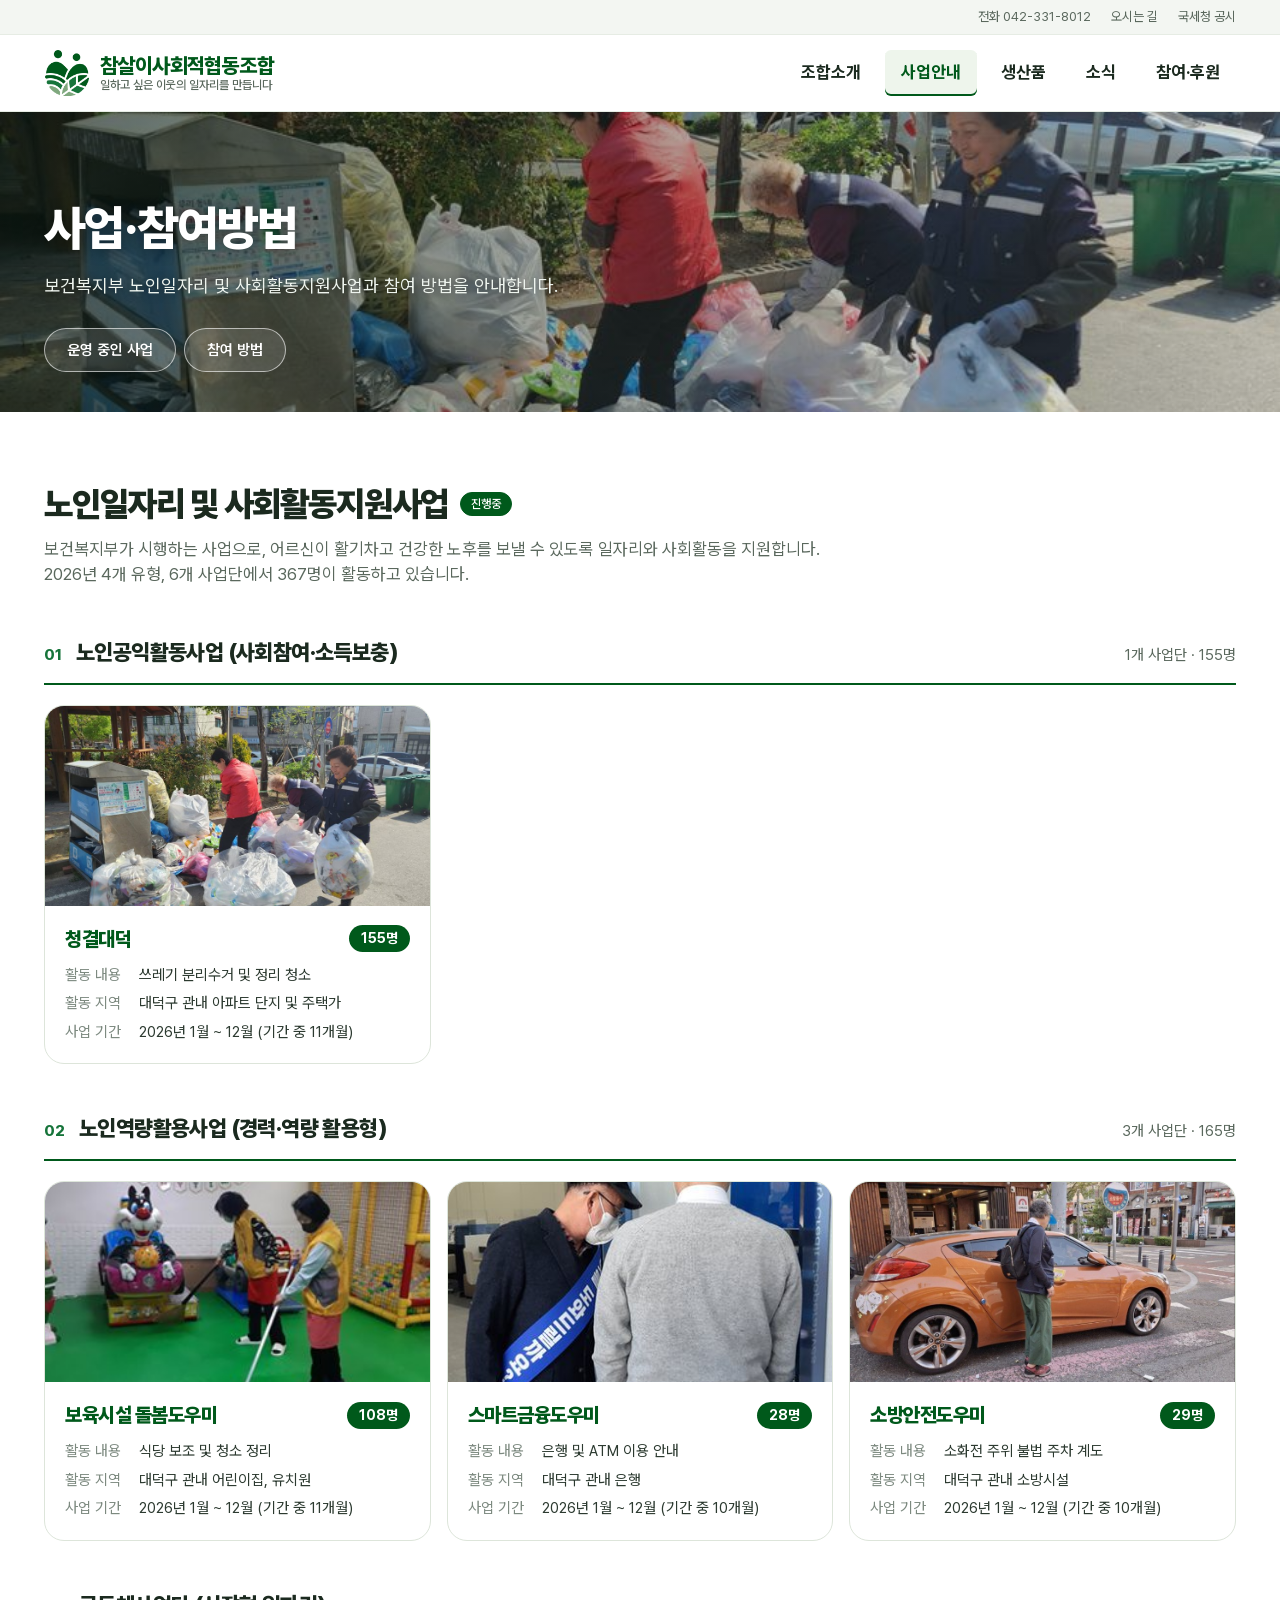
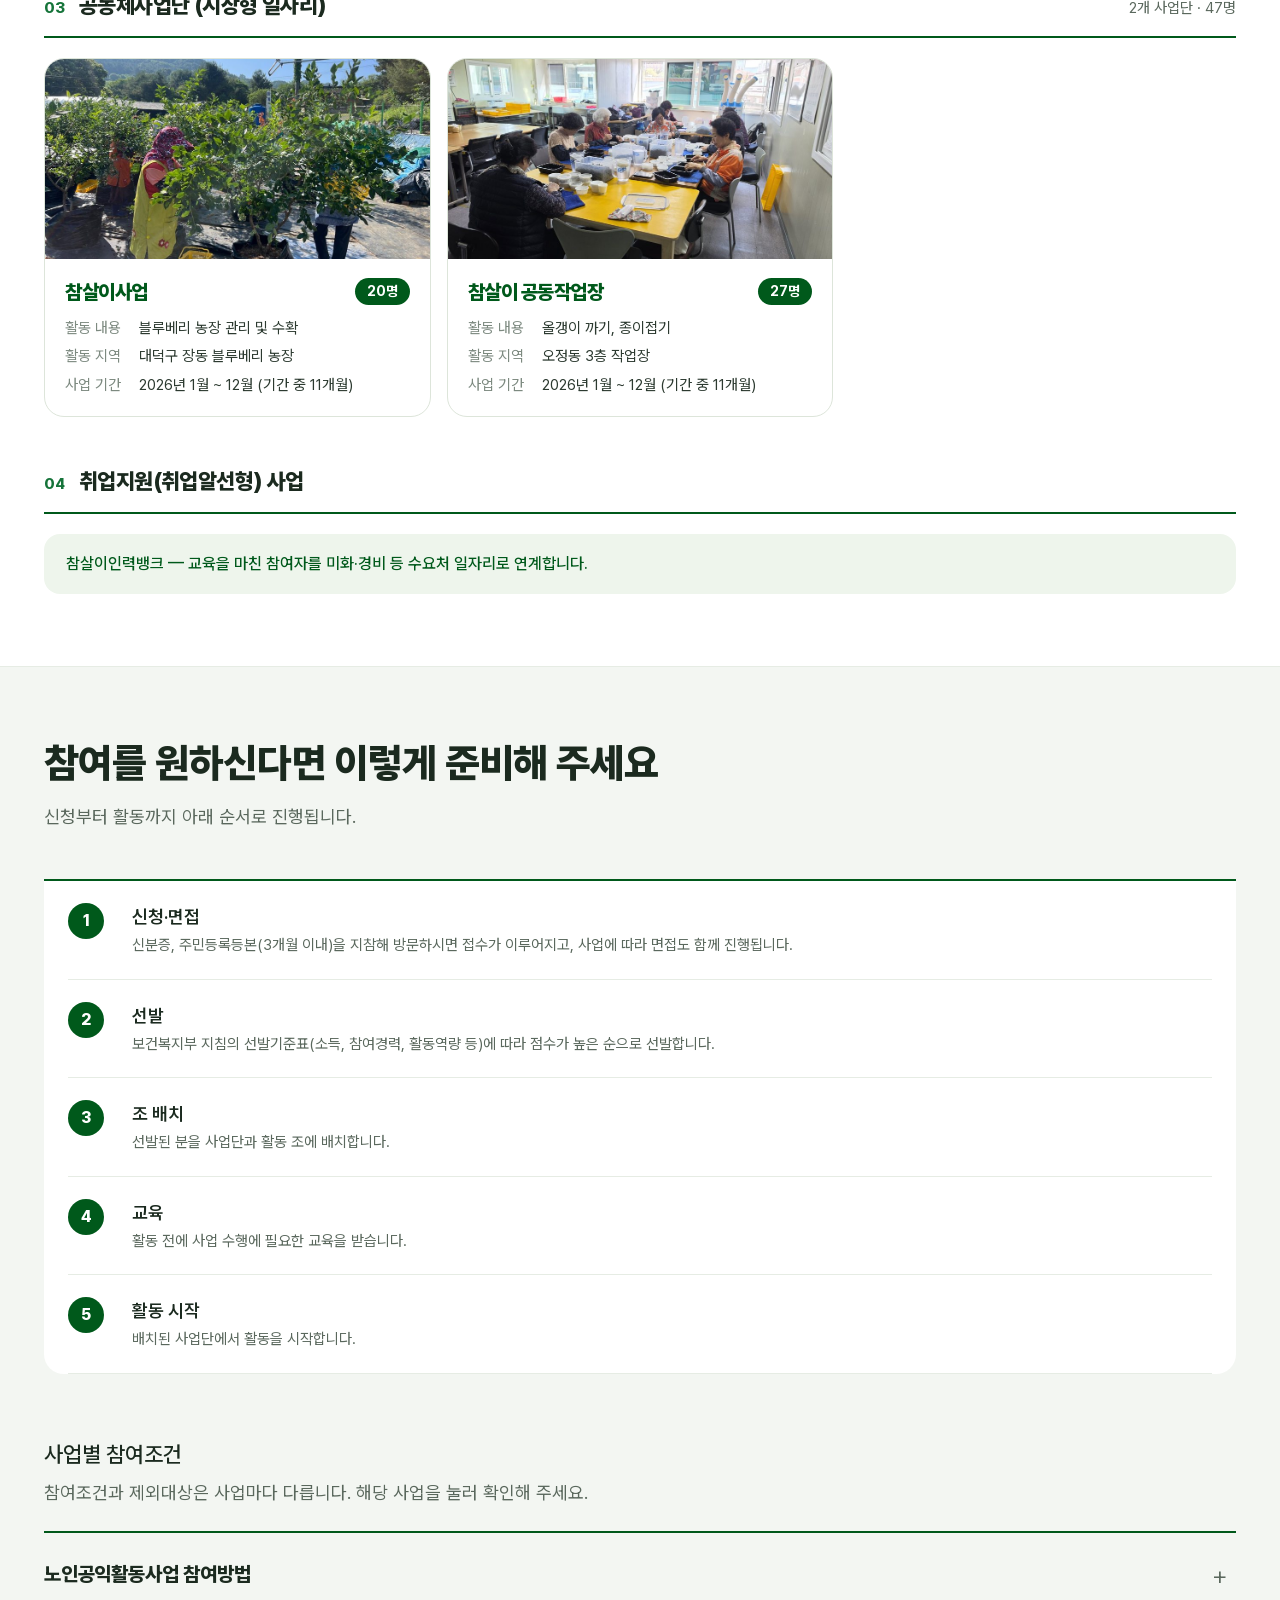
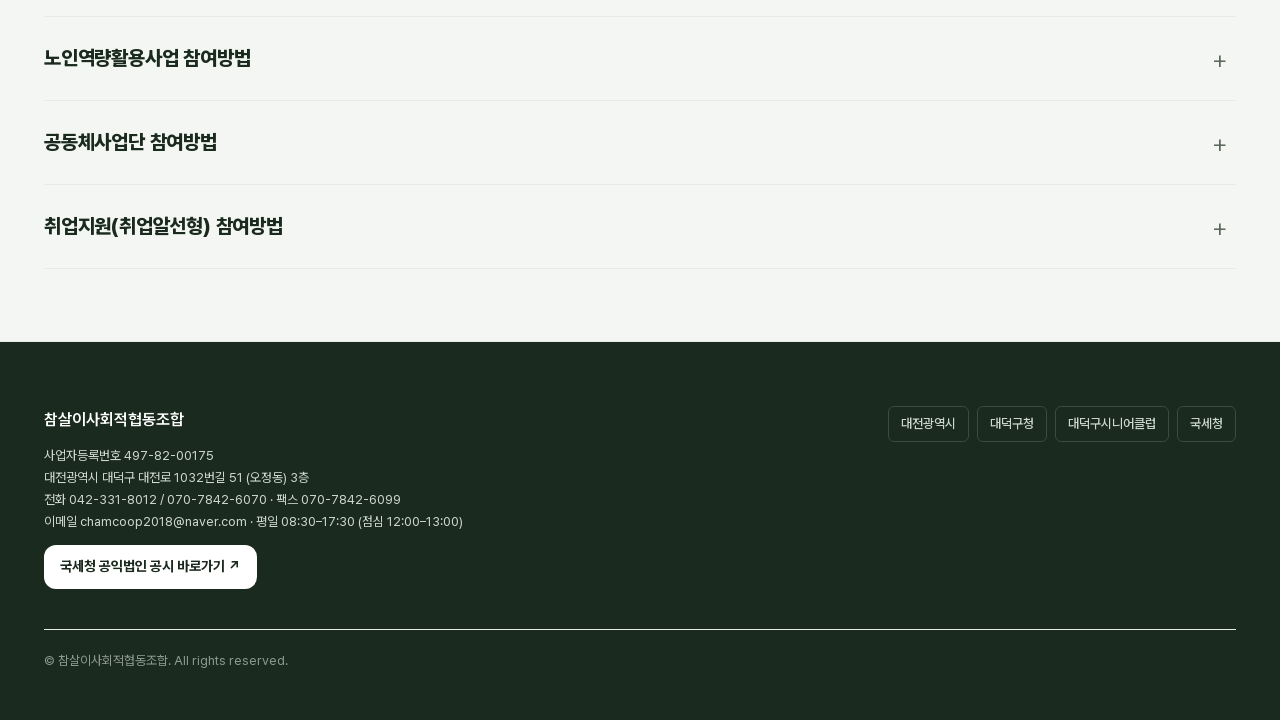
<file: business.html>
<!DOCTYPE html>
<html lang="ko">
<head>
<meta charset="UTF-8">
<meta name="viewport" content="width=device-width, initial-scale=1">
<title>사업·참여방법 | 참살이사회적협동조합</title>
<meta name="description" content="운영 중인 노인일자리 사업, 참여 절차와 사업별 참여조건">
<link rel="canonical" href="https://chamcoop.kr/business.html">
<meta property="og:type" content="website">
<meta property="og:site_name" content="참살이사회적협동조합">
<meta property="og:locale" content="ko_KR">
<meta property="og:title" content="사업·참여방법 | 참살이사회적협동조합">
<meta property="og:description" content="운영 중인 노인일자리 사업, 참여 절차와 사업별 참여조건">
<meta property="og:url" content="https://chamcoop.kr/business.html">
<meta property="og:image" content="https://chamcoop.kr/assets/og-share.jpg">
<meta property="og:image:width" content="1200">
<meta property="og:image:height" content="630">
<meta name="twitter:card" content="summary_large_image">
<meta name="twitter:title" content="사업·참여방법 | 참살이사회적협동조합">
<meta name="twitter:description" content="운영 중인 노인일자리 사업, 참여 절차와 사업별 참여조건">
<meta name="twitter:image" content="https://chamcoop.kr/assets/og-share.jpg">
<meta name="color-scheme" content="light">
<meta name="theme-color" content="#ffffff">
<link rel="icon" href="assets/logo.png">
<link rel="preload" href="assets/fonts/PretendardVariable.woff2" as="font" type="font/woff2" crossorigin>
<link rel="stylesheet" href="assets/style.css?v=8">
</head>
<body>
<a class="skip" href="#main">본문으로 바로가기</a>
<div id="siteHeader"></div>
<main id="main">
<section class="page-head ph ph-biz"><div class="wrap"><h1>사업·참여방법</h1><p data-site="businessLead">보건복지부 노인일자리 및 사회활동지원사업과 참여 방법을 안내합니다.</p><div class="subnav"><a class="btn btn-outline" href="#business">운영 중인 사업</a><a class="btn btn-outline" href="#join">참여 방법</a></div></div></section>
<section class="block" id="business"><div class="wrap"><div id="bizList"></div></div></section>
<section class="block soft" id="join">
  <div class="wrap">
    <div class="sec-head">
      <h2 class="h2">참여를 원하신다면 이렇게 준비해 주세요</h2>
      <p class="sec-lead">신청부터 활동까지 아래 순서로 진행됩니다.</p>
    </div>
    <div class="steps"><div class="step"><span class="n">1</span><div><h3>신청·면접</h3><p>신분증, 주민등록등본(3개월 이내)을 지참해 방문하시면 접수가 이루어지고, 사업에 따라 면접도 함께 진행됩니다.</p></div></div><div class="step"><span class="n">2</span><div><h3>선발</h3><p>보건복지부 지침의 선발기준표(소득, 참여경력, 활동역량 등)에 따라 점수가 높은 순으로 선발합니다.</p></div></div><div class="step"><span class="n">3</span><div><h3>조 배치</h3><p>선발된 분을 사업단과 활동 조에 배치합니다.</p></div></div><div class="step"><span class="n">4</span><div><h3>교육</h3><p>활동 전에 사업 수행에 필요한 교육을 받습니다.</p></div></div><div class="step"><span class="n">5</span><div><h3>활동 시작</h3><p>배치된 사업단에서 활동을 시작합니다.</p></div></div></div>
    <h3 style="font-size:22px;font-weight:500;margin:64px 0 8px">사업별 참여조건</h3>
    <p class="sec-lead" style="margin:0 0 24px">참여조건과 제외대상은 사업마다 다릅니다. 해당 사업을 눌러 확인해 주세요.</p>
    <div class="acc" id="joinAcc"></div>
  </div>
</section>
</main>
<div id="siteFooter"></div>

<script src="assets/app.js?v=9"></script>
</body>
</html>
</file>
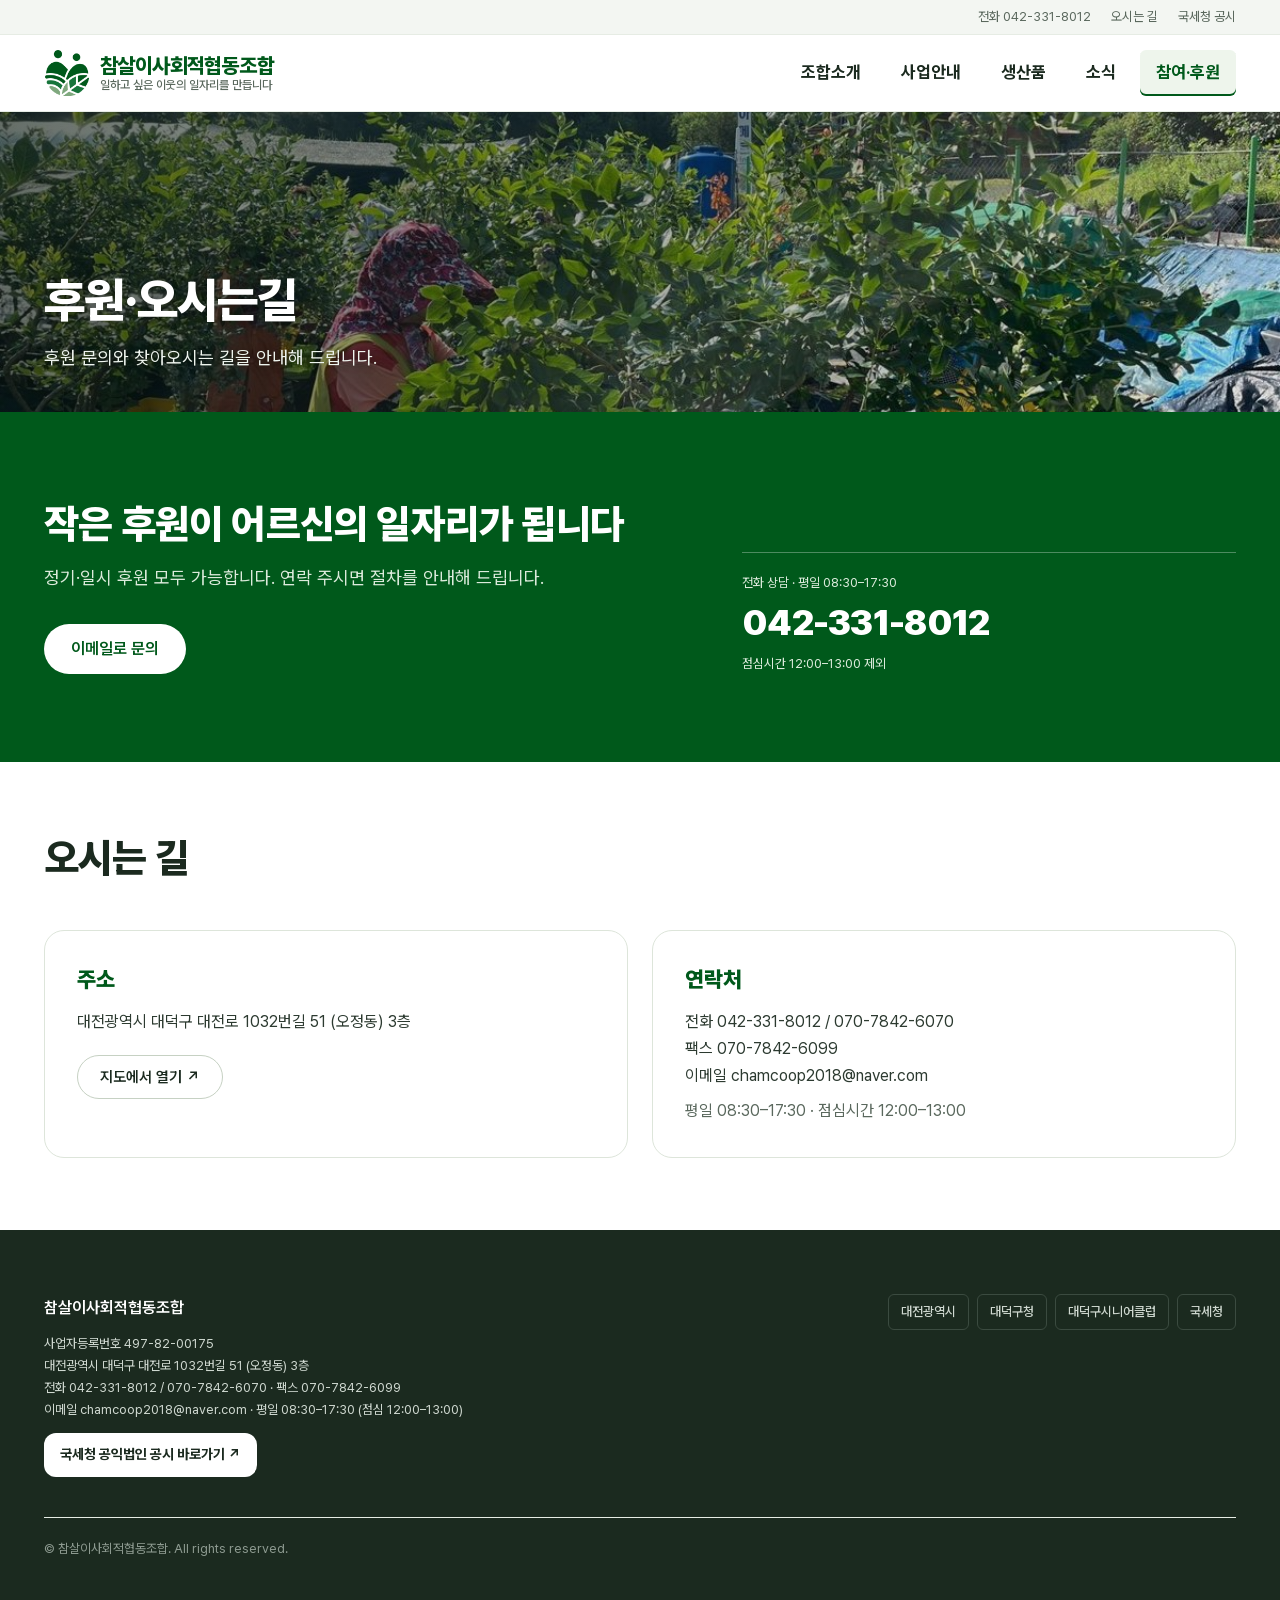
<file: contact.html>
<!DOCTYPE html>
<html lang="ko">
<head>
<meta charset="UTF-8">
<meta name="viewport" content="width=device-width, initial-scale=1">
<title>후원·오시는길 | 참살이사회적협동조합</title>
<meta name="description" content="후원 문의, 주소와 연락처, 지도 안내">
<link rel="canonical" href="https://chamcoop.kr/contact.html">
<meta property="og:type" content="website">
<meta property="og:site_name" content="참살이사회적협동조합">
<meta property="og:locale" content="ko_KR">
<meta property="og:title" content="후원·오시는길 | 참살이사회적협동조합">
<meta property="og:description" content="후원 문의, 주소와 연락처, 지도 안내">
<meta property="og:url" content="https://chamcoop.kr/contact.html">
<meta property="og:image" content="https://chamcoop.kr/assets/og-share.jpg">
<meta property="og:image:width" content="1200">
<meta property="og:image:height" content="630">
<meta name="twitter:card" content="summary_large_image">
<meta name="twitter:title" content="후원·오시는길 | 참살이사회적협동조합">
<meta name="twitter:description" content="후원 문의, 주소와 연락처, 지도 안내">
<meta name="twitter:image" content="https://chamcoop.kr/assets/og-share.jpg">
<meta name="color-scheme" content="light">
<meta name="theme-color" content="#ffffff">
<link rel="icon" href="assets/logo.png">
<link rel="preload" href="assets/fonts/PretendardVariable.woff2" as="font" type="font/woff2" crossorigin>
<link rel="stylesheet" href="assets/style.css?v=8">
</head>
<body>
<a class="skip" href="#main">본문으로 바로가기</a>
<div id="siteHeader"></div>
<main id="main">
<section class="page-head ph ph-contact"><div class="wrap"><h1>후원·오시는길</h1><p data-site="contactLead">후원 문의와 찾아오시는 길을 안내해 드립니다.</p></div></section>
<section class="donate" id="donate">
  <div class="wrap donate-grid">
    <div>
      <h2 class="h2" data-site="donateTitle">작은 후원이 어르신의 일자리가 됩니다</h2>
      <p class="sec-lead" data-site="donateLead">정기·일시 후원 모두 가능합니다. 연락 주시면 절차를 안내해 드립니다.</p>
      <div class="cta">
        <a class="btn btn-primary btn-lg" href="mailto:chamcoop2018@naver.com?subject=%5B후원문의%5D%20후원회원%20가입%20안내%20요청&body=이름%3A%0A연락처%3A%0A문의내용%3A%20후원회원%20가입%20절차가%20궁금합니다.">이메일로 문의</a>
        <a class="btn btn-outline btn-lg" id="kakaoBtn" href="#" target="_blank" rel="noopener" hidden>카카오톡으로 문의</a>
      </div>
    </div>
    <div class="tel"><small>전화 상담 · <span data-site="hours">평일 08:00–17:30</span></small><b data-site="phone">042-331-8012</b><small>점심시간 <span data-site="lunch">12:00–13:00</span> 제외</small></div>
  </div>
</section>
<section class="block" id="visit">
  <div class="wrap">
    <div class="sec-head"><h2 class="h2">오시는 길</h2></div>
    <div class="contact-grid">
      <div class="c-card"><h3>주소</h3><p data-site="address">대전광역시 대덕구 대전로 1032번길 51 (오정동) 3층</p>
        <a class="btn btn-outline" href="https://map.kakao.com/link/map/참살이사회적협동조합,36.348818,127.419518" target="_blank" rel="noopener">지도에서 열기 ↗</a></div>
      <div class="c-card"><h3>연락처</h3><p>전화 <span data-site="phone">042-331-8012</span> / <span data-site="phone2">070-7842-6070</span><br>팩스 <span data-site="fax">070-7842-6099</span><br>이메일 <span data-site="email">chamcoop2018@naver.com</span></p>
        <p style="color:var(--mute);margin-top:8px"><span data-site="hours">평일 08:00–17:30</span> · 점심시간 <span data-site="lunch">12:00–13:00</span></p></div>
    </div>
  </div>
</section>
</main>
<div id="siteFooter"></div>

<script src="assets/app.js?v=9"></script>
</body>
</html>
</file>
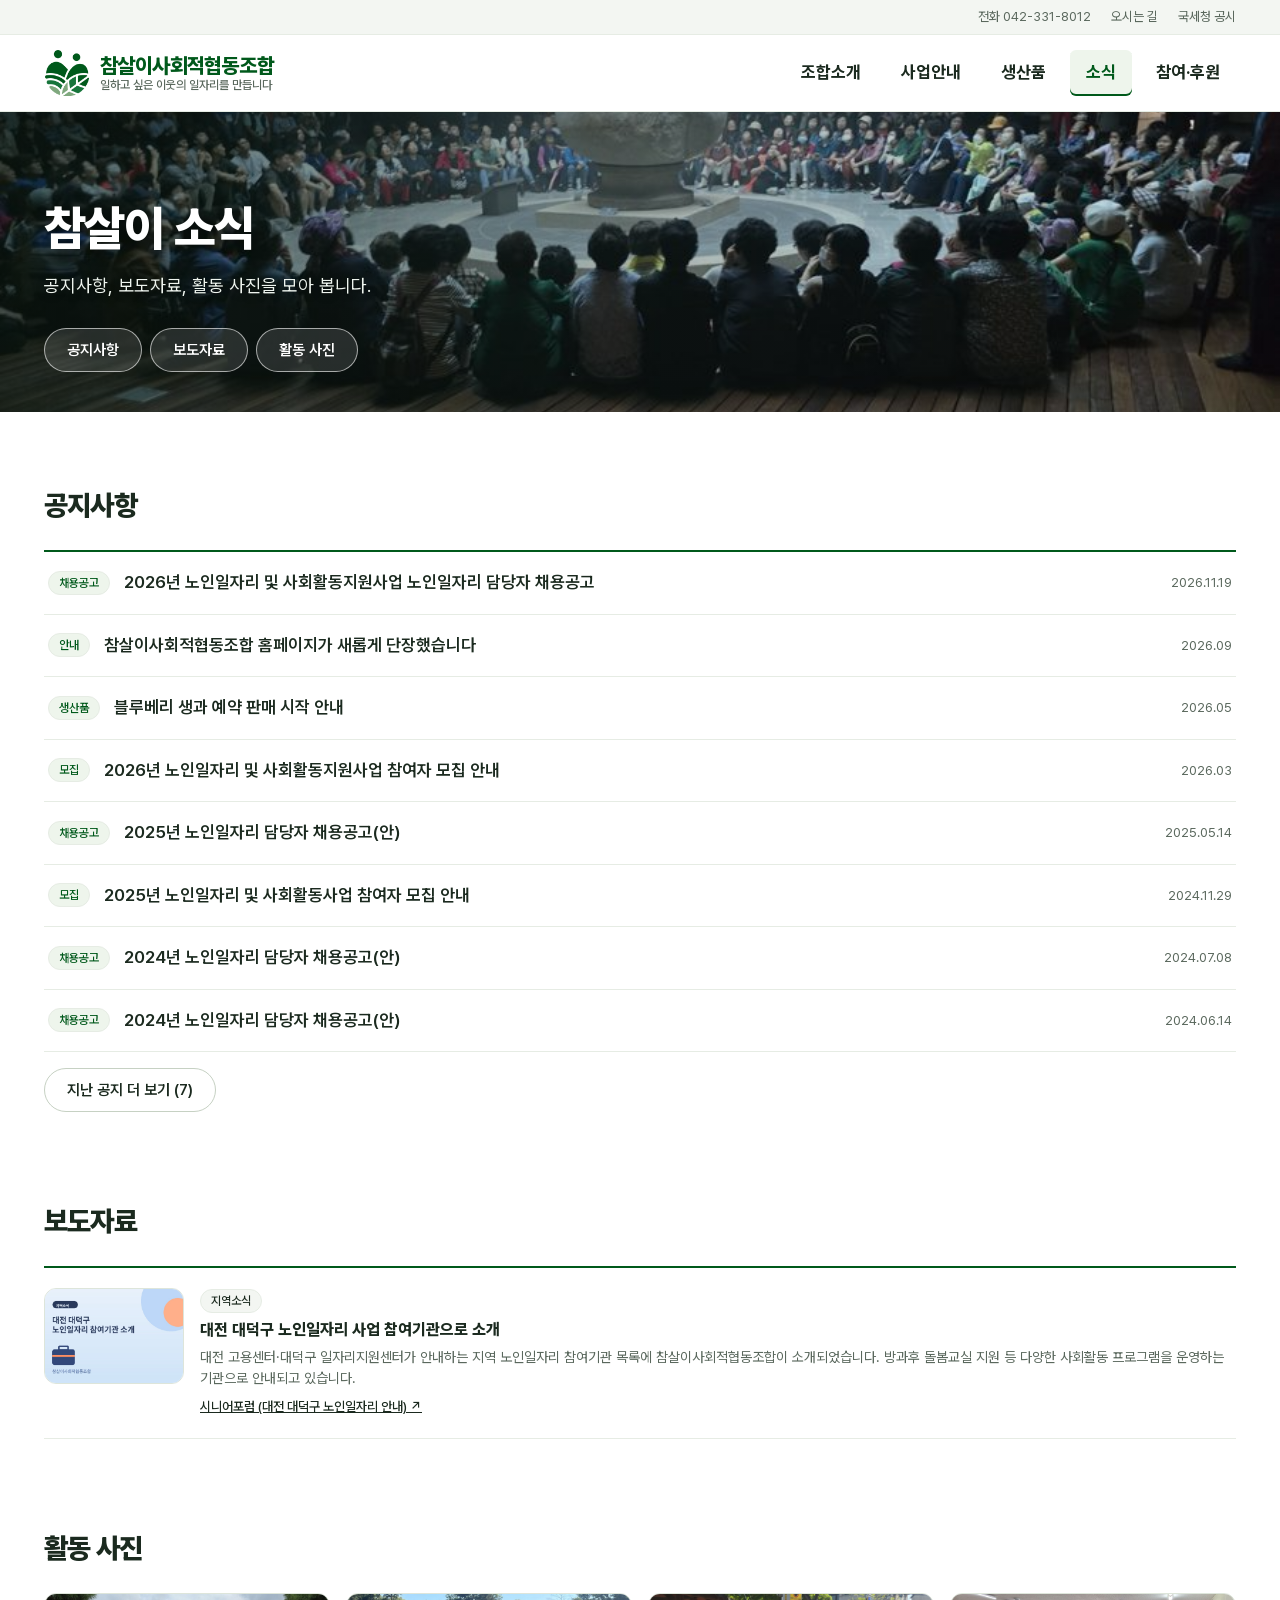
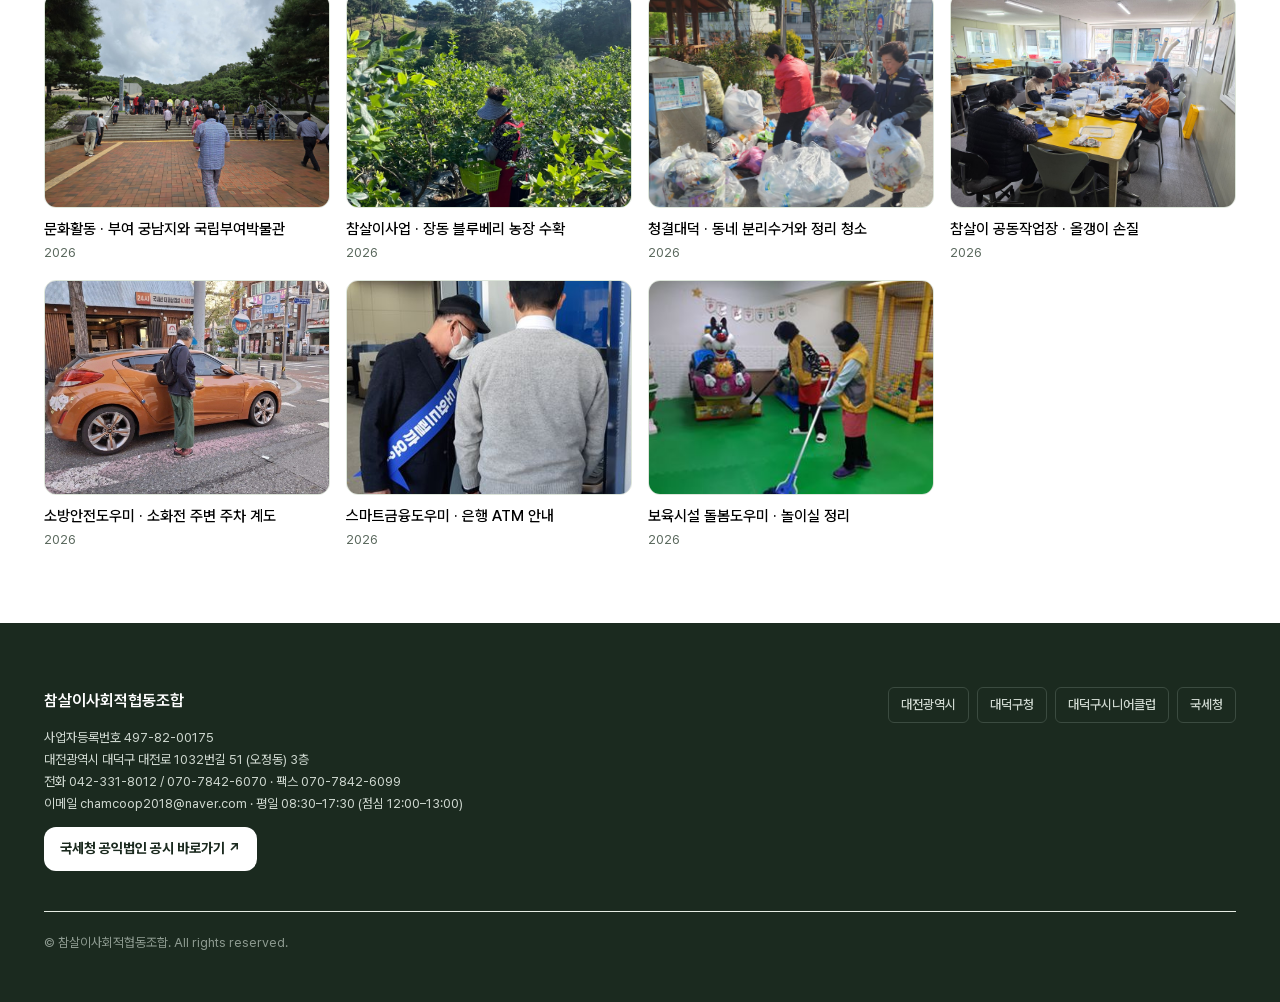
<file: news.html>
<!DOCTYPE html>
<html lang="ko">
<head>
<meta charset="UTF-8">
<meta name="viewport" content="width=device-width, initial-scale=1">
<title>소식 | 참살이사회적협동조합</title>
<meta name="description" content="참살이사회적협동조합 공지사항, 보도자료, 활동 사진">
<link rel="canonical" href="https://chamcoop.kr/news.html">
<meta property="og:type" content="website">
<meta property="og:site_name" content="참살이사회적협동조합">
<meta property="og:locale" content="ko_KR">
<meta property="og:title" content="소식 | 참살이사회적협동조합">
<meta property="og:description" content="참살이사회적협동조합 공지사항, 보도자료, 활동 사진">
<meta property="og:url" content="https://chamcoop.kr/news.html">
<meta property="og:image" content="https://chamcoop.kr/assets/og-share.jpg">
<meta property="og:image:width" content="1200">
<meta property="og:image:height" content="630">
<meta name="twitter:card" content="summary_large_image">
<meta name="twitter:title" content="소식 | 참살이사회적협동조합">
<meta name="twitter:description" content="참살이사회적협동조합 공지사항, 보도자료, 활동 사진">
<meta name="twitter:image" content="https://chamcoop.kr/assets/og-share.jpg">
<meta name="color-scheme" content="light">
<meta name="theme-color" content="#ffffff">
<link rel="icon" href="assets/logo.png">
<link rel="preload" href="assets/fonts/PretendardVariable.woff2" as="font" type="font/woff2" crossorigin>
<link rel="stylesheet" href="assets/style.css?v=8">
</head>
<body>
<a class="skip" href="#main">본문으로 바로가기</a>
<div id="siteHeader"></div>
<main id="main">
<section class="page-head ph ph-news"><div class="wrap"><h1>참살이 소식</h1><p data-site="newsLead">공지사항, 보도자료, 활동 사진을 모아 봅니다.</p><div class="subnav"><a class="btn btn-outline" href="#notice">공지사항</a><a class="btn btn-outline" href="#press">보도자료</a><a class="btn btn-outline" href="#photos">활동 사진</a></div></div></section>
<section class="block">
  <div class="wrap">
    <div class="news-block" id="notice"><h2>공지사항</h2><div class="notice" id="noticeList"></div></div>
    <div class="news-block" id="press"><h2>보도자료</h2><div class="press" id="pressList"></div></div>
    <div class="news-block" id="photos"><h2>활동 사진</h2><div class="photo-grid" id="photoList"></div></div>
  </div>
</section>
</main>
<div id="siteFooter"></div>
<div class="lb" id="lb" role="dialog" aria-modal="true" aria-label="사진 크게 보기">
  <button class="x" id="lbX" aria-label="닫기">×</button>
  <button class="p" id="lbP" aria-label="이전">‹</button>
  <img id="lbImg" alt="">
  <div class="cap" id="lbCap"></div>
  <button class="n" id="lbN" aria-label="다음">›</button>
</div>
<script src="assets/app.js?v=9"></script>
</body>
</html>
</file>
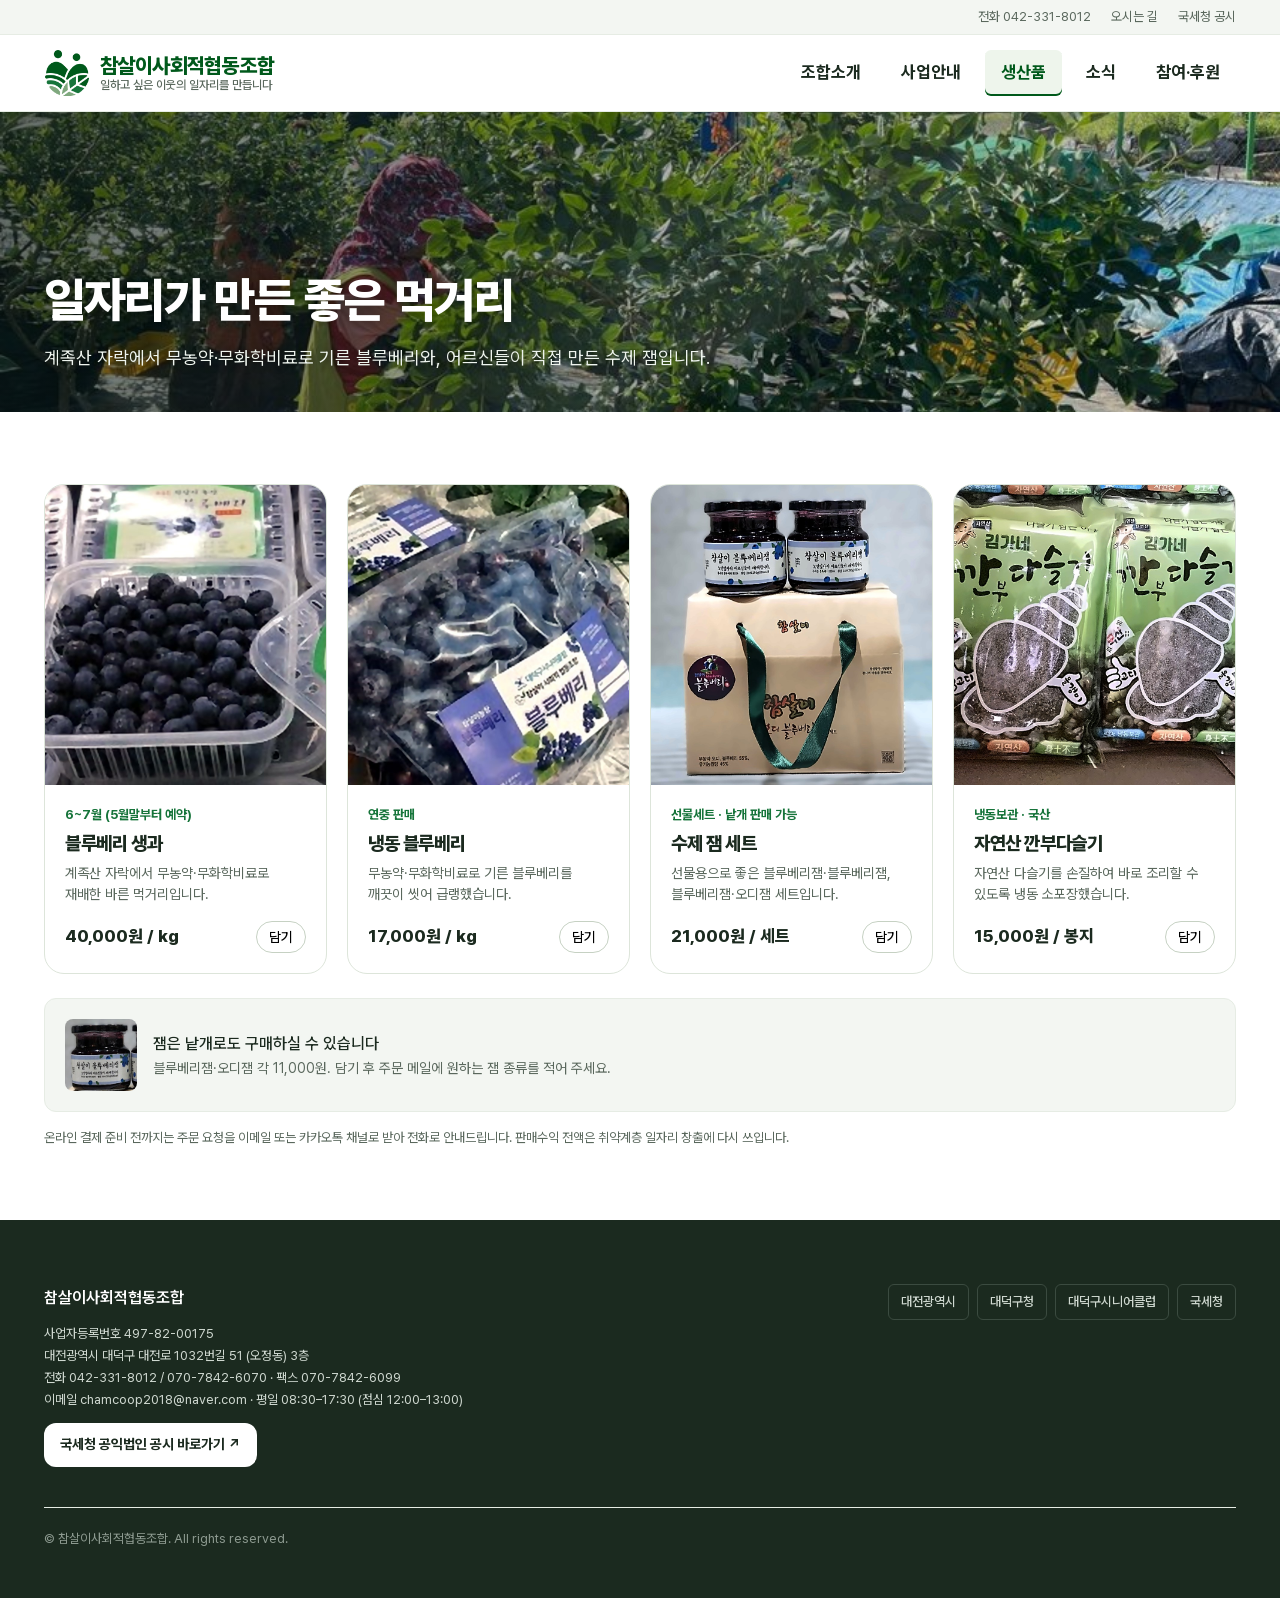
<file: shop.html>
<!DOCTYPE html>
<html lang="ko">
<head>
<meta charset="UTF-8">
<meta name="viewport" content="width=device-width, initial-scale=1">
<title>생산품 | 참살이사회적협동조합</title>
<meta name="description" content="블루베리 생과·냉동 블루베리·수제 잼 등 참살이 생산품 안내와 주문 요청">
<link rel="canonical" href="https://chamcoop.kr/shop.html">
<meta property="og:type" content="website">
<meta property="og:site_name" content="참살이사회적협동조합">
<meta property="og:locale" content="ko_KR">
<meta property="og:title" content="생산품 | 참살이사회적협동조합">
<meta property="og:description" content="블루베리 생과·냉동 블루베리·수제 잼 등 참살이 생산품 안내와 주문 요청">
<meta property="og:url" content="https://chamcoop.kr/shop.html">
<meta property="og:image" content="https://chamcoop.kr/assets/og-share.jpg">
<meta property="og:image:width" content="1200">
<meta property="og:image:height" content="630">
<meta name="twitter:card" content="summary_large_image">
<meta name="twitter:title" content="생산품 | 참살이사회적협동조합">
<meta name="twitter:description" content="블루베리 생과·냉동 블루베리·수제 잼 등 참살이 생산품 안내와 주문 요청">
<meta name="twitter:image" content="https://chamcoop.kr/assets/og-share.jpg">
<meta name="color-scheme" content="light">
<meta name="theme-color" content="#ffffff">
<link rel="icon" href="assets/logo.png">
<link rel="preload" href="assets/fonts/PretendardVariable.woff2" as="font" type="font/woff2" crossorigin>
<link rel="stylesheet" href="assets/style.css?v=8">
</head>
<body>
<a class="skip" href="#main">본문으로 바로가기</a>
<div id="siteHeader"></div>
<main id="main">
<section class="page-head ph ph-shop"><div class="wrap"><h1 data-site="shopTitle">일자리가 만든 좋은 먹거리</h1><p data-site="shopLead">계족산 자락에서 무농약·무화학비료로 기른 블루베리와, 어르신들이 직접 만든 수제 잼입니다.</p></div></section>
<section class="block">
  <div class="wrap">
    <h2 class="sr-only">생산품 목록</h2>
    <div class="prod-grid" id="prodGrid"></div>
    <div class="jam-note">
      <img src="files/products/jam_round.jpg" alt="참살이 블루베리잼 (둥근병)" width="72" height="72" loading="lazy">
      <p><b>잼은 낱개로도 구매하실 수 있습니다</b>블루베리잼·오디잼 각 11,000원. 담기 후 주문 메일에 원하는 잼 종류를 적어 주세요.</p>
    </div>
    <p class="fine">온라인 결제 준비 전까지는 주문 요청을 이메일 또는 카카오톡 채널로 받아 전화로 안내드립니다. 판매수익 전액은 취약계층 일자리 창출에 다시 쓰입니다.</p>
  </div>
</section>
</main>
<div id="siteFooter"></div>
<div class="order-bar" id="orderBar" role="region" aria-label="주문 요청">
  <div class="wrap">
    <span aria-live="polite">담은 상품 <b id="orderCount">0</b>개</span>
    <div class="actions">
      <a class="btn btn-primary" id="orderMail" href="#">주문 요청 메일 보내기</a>
      <a class="btn btn-outline" id="orderKakao" href="#" target="_blank" rel="noopener" hidden style="background:transparent;color:#fff;border-color:#4a4a4a">카카오톡으로 주문</a>
    </div>
  </div>
</div>
<script src="assets/app.js?v=9"></script>
</body>
</html>
</file>
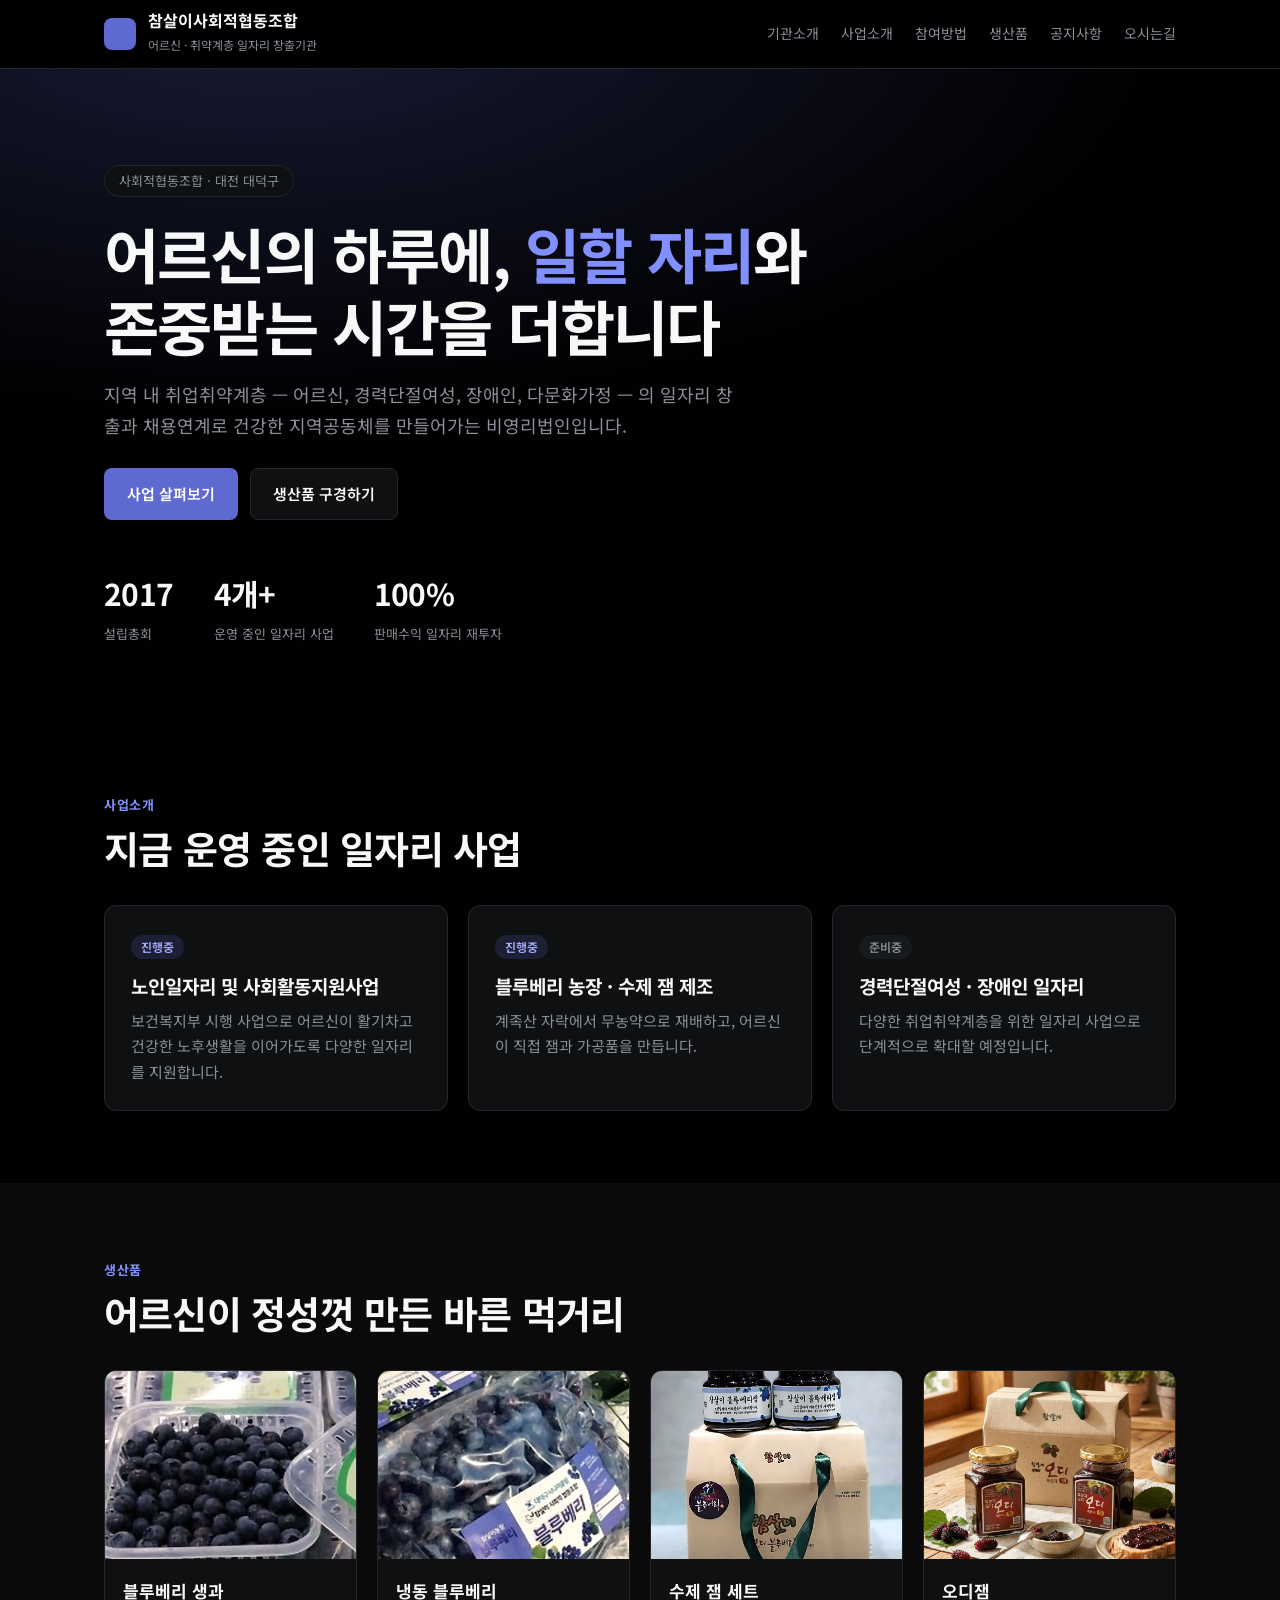
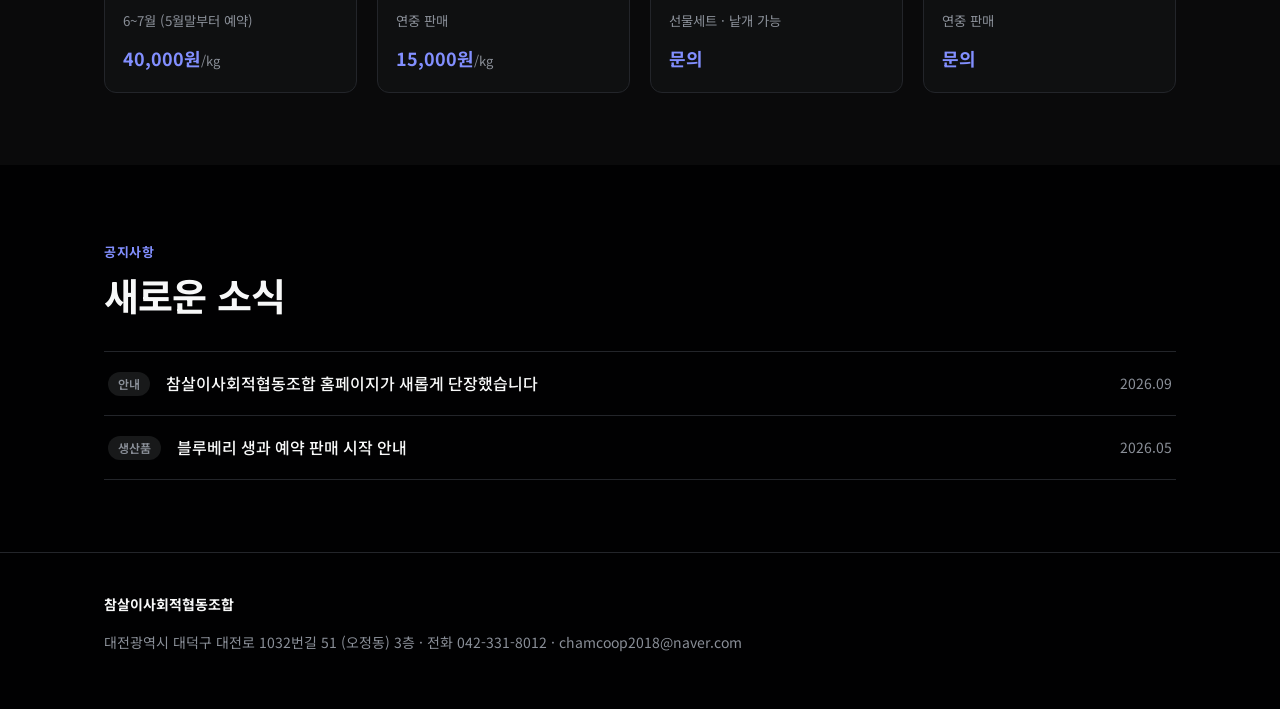
<file: design-samples/sample-a.html>
<!doctype html><html lang="ko"><head><meta charset="utf-8"><meta name="viewport" content="width=device-width,initial-scale=1">
<title>샘플 A-다크(Linear 원본)</title><link href="https://fonts.googleapis.com/css2?family=Noto+Sans+KR:wght@400;500;600;700&display=swap" rel="stylesheet">
<style>
:root{--bg:#010102;--hdr:rgba(1,1,2,.8);--card:#0f1011;--alt:#0a0a0b;--ink:#f7f8f8;--mute:#8a8f98;--line:#23252a;
--acc:#5e6ad2;--acc2:#828fff;--onacc:#fff;--rs:8px;--rm:12px;--rb:8px;--sh:none;--lead:18px;--halign:left;--lmar:0;--jc:flex-start;
--tagbg:#18191a;--livebg:rgba(94,106,210,.18);--live:#a5adff}
h1{font-weight:600}.hero{background:radial-gradient(900px 400px at 20% -10%,rgba(94,106,210,.25),transparent)}

*{box-sizing:border-box}html{scroll-behavior:smooth}
body{margin:0;font-family:'Noto Sans KR','Pretendard',system-ui,sans-serif;background:var(--bg);color:var(--ink);line-height:1.7;-webkit-font-smoothing:antialiased}
.wrap{max-width:1120px;margin:0 auto;padding:0 24px}
a{color:inherit;text-decoration:none}
header.site{position:sticky;top:0;z-index:10;background:var(--hdr);backdrop-filter:blur(12px);border-bottom:1px solid var(--line)}
.nav{display:flex;align-items:center;justify-content:space-between;height:68px;gap:16px}
.brand{display:flex;align-items:center;gap:12px}.brand b{display:block;font-size:16px;line-height:1.2}.brand small{font-size:12px;color:var(--mute)}
.mark{width:32px;height:32px;border-radius:var(--rs);background:var(--acc);flex:none}
nav{display:flex;gap:22px;font-size:14px;color:var(--mute)}
.hero{padding:96px 0 72px;text-align:var(--halign)}
.badge{display:inline-block;padding:4px 14px;border:1px solid var(--line);border-radius:999px;font-size:13px;color:var(--mute);background:var(--card)}
h1{font-size:clamp(34px,5.4vw,60px);line-height:1.2;letter-spacing:-.03em;margin:20px 0 18px;font-weight:700}
h1 em{font-style:normal;color:var(--acc2)}
.lead{max-width:640px;font-size:var(--lead);color:var(--mute);margin:0 var(--lmar) 28px}
.cta{display:flex;gap:12px;flex-wrap:wrap;justify-content:var(--jc)}
.btn{padding:12px 22px;border-radius:var(--rb);font-weight:600;font-size:15px;border:1px solid var(--line)}
.btn.pri{background:var(--acc);color:var(--onacc);border-color:transparent}
.btn.ghost{background:var(--card)}
.stats{display:flex;gap:40px;margin-top:48px;flex-wrap:wrap;justify-content:var(--jc)}
.stats b{display:block;font-size:30px;letter-spacing:-.02em}.stats span{font-size:13px;color:var(--mute)}
section{padding:72px 0}section.alt{background:var(--alt)}
.kicker{font-size:13px;font-weight:700;color:var(--acc2);letter-spacing:.04em}
h2{font-size:clamp(26px,3.6vw,38px);letter-spacing:-.02em;margin:6px 0 32px;line-height:1.3}
.grid3{display:grid;grid-template-columns:repeat(auto-fit,minmax(280px,1fr));gap:20px}
.grid4{display:grid;grid-template-columns:repeat(auto-fit,minmax(230px,1fr));gap:20px}
.card,.prod{background:var(--card);border:1px solid var(--line);border-radius:var(--rm);box-shadow:var(--sh);overflow:hidden}
.card{padding:26px}.card h3{margin:14px 0 8px;font-size:19px;line-height:1.4}.card p{margin:0;color:var(--mute);font-size:15px}
.tag{display:inline-block;padding:2px 10px;border-radius:999px;font-size:12px;font-weight:600;background:var(--tagbg);color:var(--mute)}
.tag.live{background:var(--livebg);color:var(--live)}
.prod img{width:100%;aspect-ratio:4/3;object-fit:cover;display:block;background:var(--alt)}
.prod div{padding:18px}.prod h3{margin:0;font-size:17px}.prod small{color:var(--mute)}
.price{margin:10px 0 0;font-weight:700;font-size:18px;color:var(--acc2)}.price span{font-size:13px;font-weight:400;color:var(--mute)}
.notice{list-style:none;margin:0;padding:0;border-top:1px solid var(--line)}
.notice li{display:flex;align-items:center;gap:16px;padding:18px 4px;border-bottom:1px solid var(--line)}
.notice b{flex:1;font-weight:500}.notice time{color:var(--mute);font-size:14px}
footer{padding:40px 0;border-top:1px solid var(--line);color:var(--mute);font-size:14px}footer b{color:var(--ink)}
@media(max-width:760px){nav{display:none}.hero{padding:56px 0 40px}}
</style></head><body>
<header class="site"><div class="wrap nav">
  <a class="brand" href="#"><span class="mark"></span><span><b>참살이사회적협동조합</b><small>어르신 · 취약계층 일자리 창출기관</small></span></a>
  <nav><a>기관소개</a><a>사업소개</a><a>참여방법</a><a>생산품</a><a>공지사항</a><a>오시는길</a></nav>
</div></header>
<main>
<section class="hero"><div class="wrap">
  <span class="badge">사회적협동조합 · 대전 대덕구</span>
  <h1>어르신의 하루에, <em>일할 자리</em>와<br>존중받는 시간을 더합니다</h1>
  <p class="lead">지역 내 취업취약계층 — 어르신, 경력단절여성, 장애인, 다문화가정 — 의 일자리 창출과 채용연계로 건강한 지역공동체를 만들어가는 비영리법인입니다.</p>
  <div class="cta"><a class="btn pri">사업 살펴보기</a><a class="btn ghost">생산품 구경하기</a></div>
  <div class="stats"><div><b>2017</b><span>설립총회</span></div><div><b>4개+</b><span>운영 중인 일자리 사업</span></div><div><b>100%</b><span>판매수익 일자리 재투자</span></div></div>
</div></section>

<section><div class="wrap">
  <span class="kicker">사업소개</span><h2>지금 운영 중인 일자리 사업</h2>
  <div class="grid3">
    <article class="card"><span class="tag live">진행중</span><h3>노인일자리 및 사회활동지원사업</h3><p>보건복지부 시행 사업으로 어르신이 활기차고 건강한 노후생활을 이어가도록 다양한 일자리를 지원합니다.</p></article>
    <article class="card"><span class="tag live">진행중</span><h3>블루베리 농장 · 수제 잼 제조</h3><p>계족산 자락에서 무농약으로 재배하고, 어르신이 직접 잼과 가공품을 만듭니다.</p></article>
    <article class="card"><span class="tag soon">준비중</span><h3>경력단절여성 · 장애인 일자리</h3><p>다양한 취업취약계층을 위한 일자리 사업으로 단계적으로 확대할 예정입니다.</p></article>
  </div>
</div></section>

<section class="alt"><div class="wrap">
  <span class="kicker">생산품</span><h2>어르신이 정성껏 만든 바른 먹거리</h2>
  <div class="grid4">
    <article class="prod"><img src="../files/products/blueberry_fresh.jpg" alt=""><div><h3>블루베리 생과</h3><small>6~7월 (5월말부터 예약)</small><p class="price">40,000원<span>/kg</span></p></div></article>
    <article class="prod"><img src="../files/products/blueberry_bag.jpg" alt=""><div><h3>냉동 블루베리</h3><small>연중 판매</small><p class="price">15,000원<span>/kg</span></p></div></article>
    <article class="prod"><img src="../files/products/jam_set.jpg" alt=""><div><h3>수제 잼 세트</h3><small>선물세트 · 낱개 가능</small><p class="price">문의<span></span></p></div></article>
    <article class="prod"><img src="../files/products/mulberry_jam.jpg" alt=""><div><h3>오디잼</h3><small>연중 판매</small><p class="price">문의<span></span></p></div></article>
  </div>
</div></section>

<section><div class="wrap">
  <span class="kicker">공지사항</span><h2>새로운 소식</h2>
  <ul class="notice">
    <li><span class="tag">안내</span><b>참살이사회적협동조합 홈페이지가 새롭게 단장했습니다</b><time>2026.09</time></li>
    <li><span class="tag">생산품</span><b>블루베리 생과 예약 판매 시작 안내</b><time>2026.05</time></li>
  </ul>
</div></section>
</main>
<footer><div class="wrap"><b>참살이사회적협동조합</b><p>대전광역시 대덕구 대전로 1032번길 51 (오정동) 3층 · 전화 042-331-8012 · chamcoop2018@naver.com</p></div></footer>
</body></html>
</file>
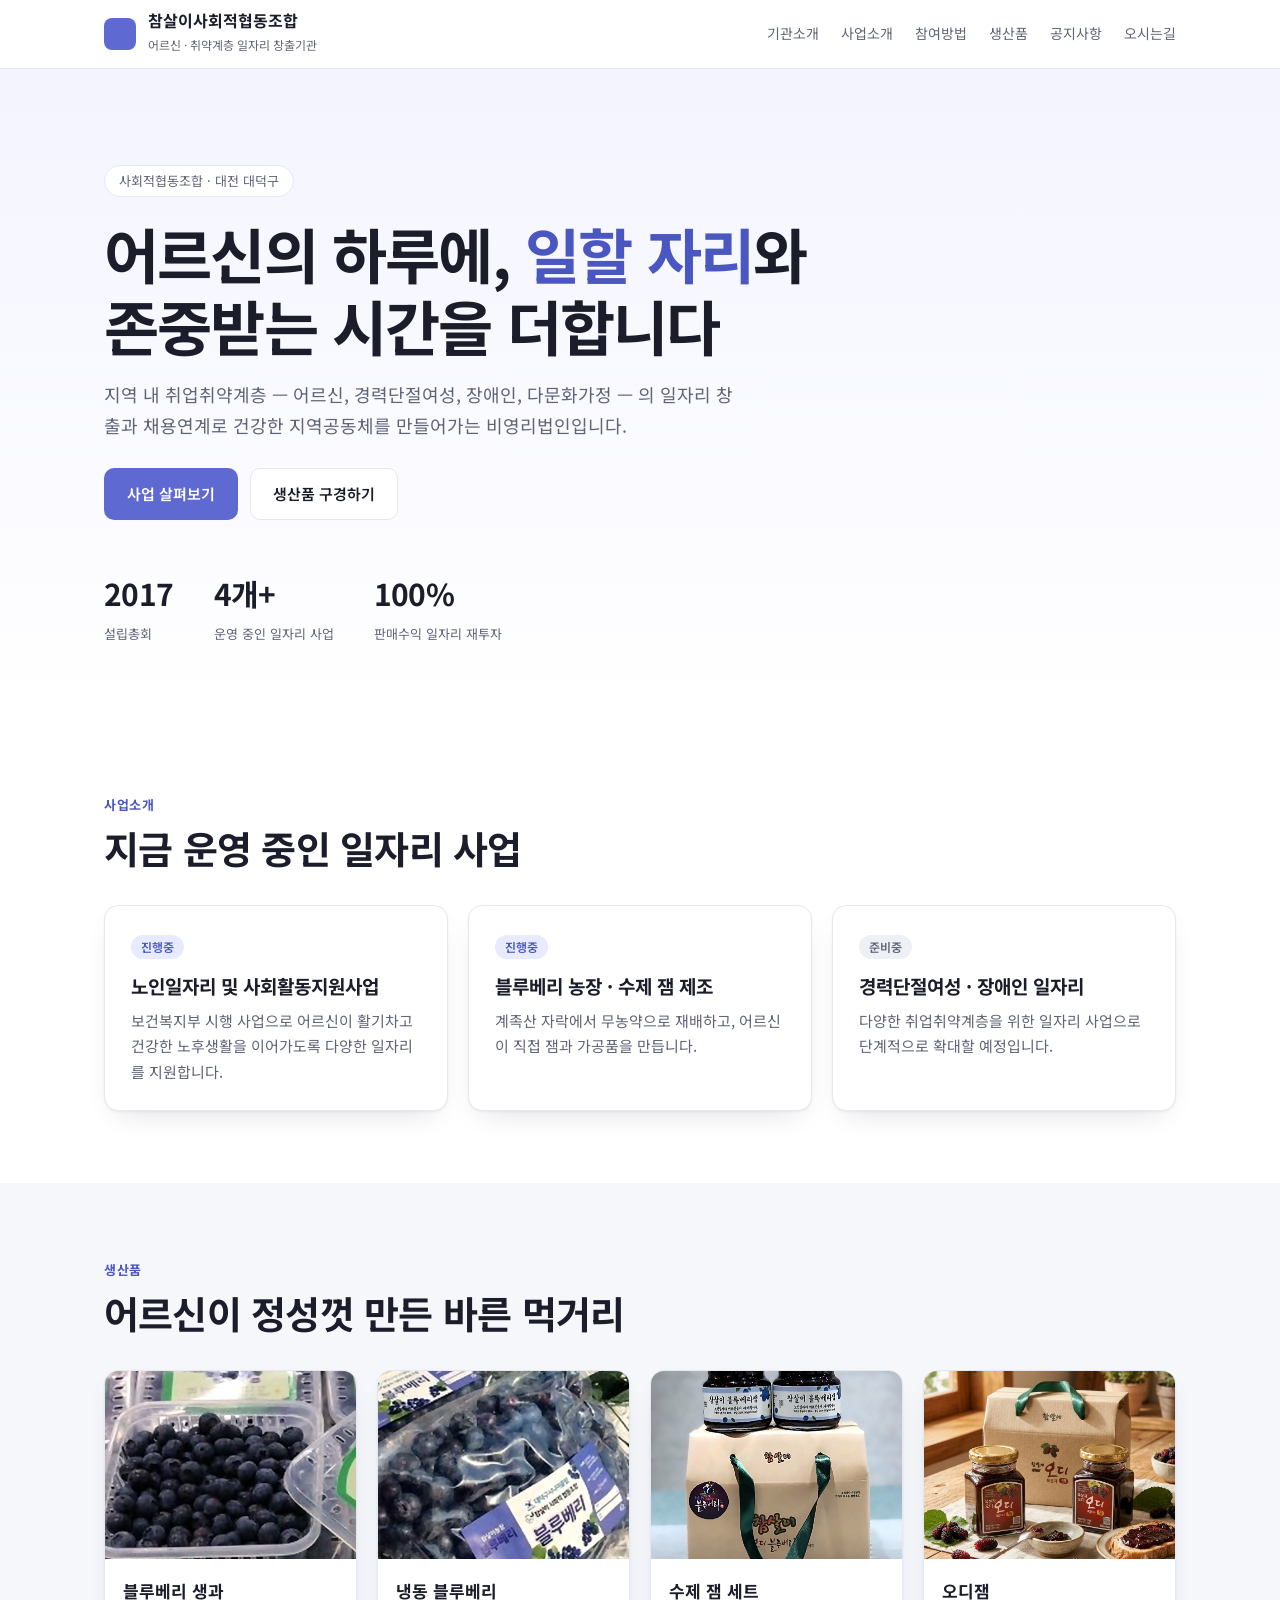
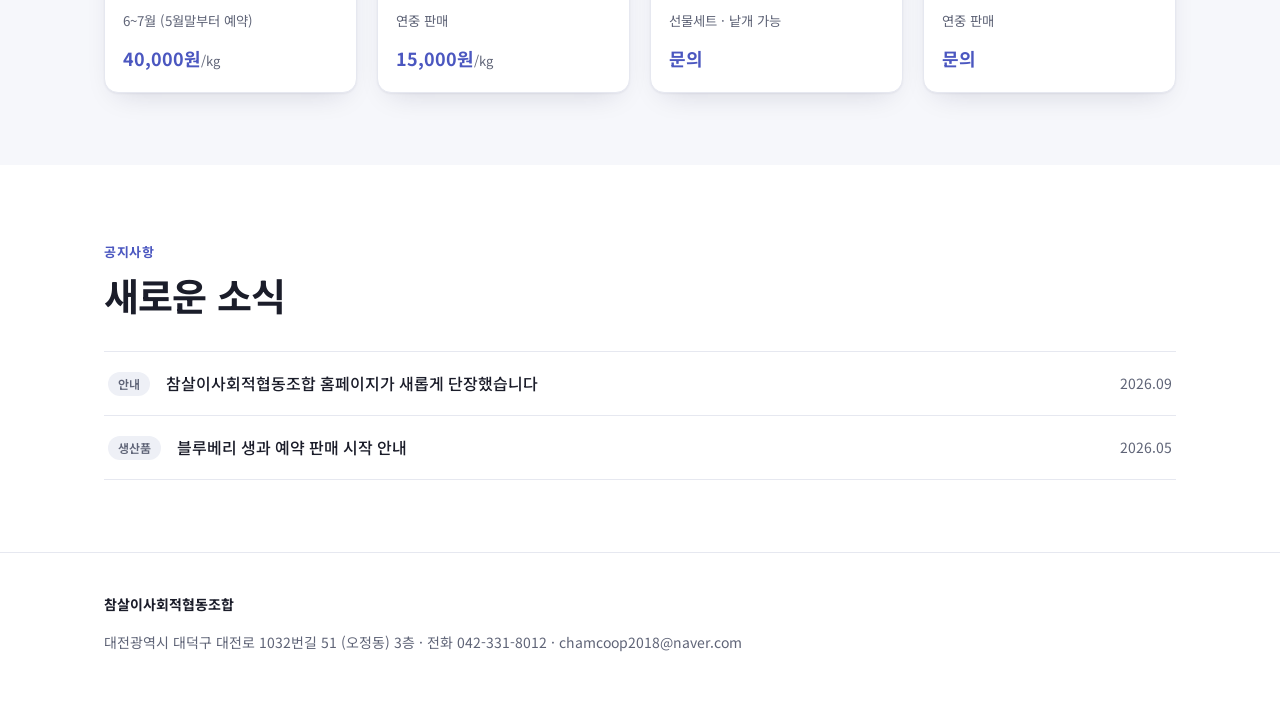
<file: design-samples/sample-b.html>
<!doctype html><html lang="ko"><head><meta charset="utf-8"><meta name="viewport" content="width=device-width,initial-scale=1">
<title>샘플 B-라이트(Linear 구조+밝은 톤)</title><link href="https://fonts.googleapis.com/css2?family=Noto+Sans+KR:wght@400;500;600;700&display=swap" rel="stylesheet">
<style>
:root{--bg:#ffffff;--hdr:rgba(255,255,255,.85);--card:#ffffff;--alt:#f6f7fb;--ink:#1b1d2a;--mute:#5f6477;--line:#e6e8f0;
--acc:#5e6ad2;--acc2:#4b57c0;--onacc:#fff;--rs:8px;--rm:14px;--rb:10px;--sh:0 1px 2px rgba(20,24,60,.05),0 12px 28px -14px rgba(20,24,60,.18);--lead:18px;--halign:left;--lmar:0;--jc:flex-start;
--tagbg:#eef0f6;--livebg:#e8ebff;--live:#4b57c0}
.hero{background:linear-gradient(180deg,#f3f4ff,#fff)}

*{box-sizing:border-box}html{scroll-behavior:smooth}
body{margin:0;font-family:'Noto Sans KR','Pretendard',system-ui,sans-serif;background:var(--bg);color:var(--ink);line-height:1.7;-webkit-font-smoothing:antialiased}
.wrap{max-width:1120px;margin:0 auto;padding:0 24px}
a{color:inherit;text-decoration:none}
header.site{position:sticky;top:0;z-index:10;background:var(--hdr);backdrop-filter:blur(12px);border-bottom:1px solid var(--line)}
.nav{display:flex;align-items:center;justify-content:space-between;height:68px;gap:16px}
.brand{display:flex;align-items:center;gap:12px}.brand b{display:block;font-size:16px;line-height:1.2}.brand small{font-size:12px;color:var(--mute)}
.mark{width:32px;height:32px;border-radius:var(--rs);background:var(--acc);flex:none}
nav{display:flex;gap:22px;font-size:14px;color:var(--mute)}
.hero{padding:96px 0 72px;text-align:var(--halign)}
.badge{display:inline-block;padding:4px 14px;border:1px solid var(--line);border-radius:999px;font-size:13px;color:var(--mute);background:var(--card)}
h1{font-size:clamp(34px,5.4vw,60px);line-height:1.2;letter-spacing:-.03em;margin:20px 0 18px;font-weight:700}
h1 em{font-style:normal;color:var(--acc2)}
.lead{max-width:640px;font-size:var(--lead);color:var(--mute);margin:0 var(--lmar) 28px}
.cta{display:flex;gap:12px;flex-wrap:wrap;justify-content:var(--jc)}
.btn{padding:12px 22px;border-radius:var(--rb);font-weight:600;font-size:15px;border:1px solid var(--line)}
.btn.pri{background:var(--acc);color:var(--onacc);border-color:transparent}
.btn.ghost{background:var(--card)}
.stats{display:flex;gap:40px;margin-top:48px;flex-wrap:wrap;justify-content:var(--jc)}
.stats b{display:block;font-size:30px;letter-spacing:-.02em}.stats span{font-size:13px;color:var(--mute)}
section{padding:72px 0}section.alt{background:var(--alt)}
.kicker{font-size:13px;font-weight:700;color:var(--acc2);letter-spacing:.04em}
h2{font-size:clamp(26px,3.6vw,38px);letter-spacing:-.02em;margin:6px 0 32px;line-height:1.3}
.grid3{display:grid;grid-template-columns:repeat(auto-fit,minmax(280px,1fr));gap:20px}
.grid4{display:grid;grid-template-columns:repeat(auto-fit,minmax(230px,1fr));gap:20px}
.card,.prod{background:var(--card);border:1px solid var(--line);border-radius:var(--rm);box-shadow:var(--sh);overflow:hidden}
.card{padding:26px}.card h3{margin:14px 0 8px;font-size:19px;line-height:1.4}.card p{margin:0;color:var(--mute);font-size:15px}
.tag{display:inline-block;padding:2px 10px;border-radius:999px;font-size:12px;font-weight:600;background:var(--tagbg);color:var(--mute)}
.tag.live{background:var(--livebg);color:var(--live)}
.prod img{width:100%;aspect-ratio:4/3;object-fit:cover;display:block;background:var(--alt)}
.prod div{padding:18px}.prod h3{margin:0;font-size:17px}.prod small{color:var(--mute)}
.price{margin:10px 0 0;font-weight:700;font-size:18px;color:var(--acc2)}.price span{font-size:13px;font-weight:400;color:var(--mute)}
.notice{list-style:none;margin:0;padding:0;border-top:1px solid var(--line)}
.notice li{display:flex;align-items:center;gap:16px;padding:18px 4px;border-bottom:1px solid var(--line)}
.notice b{flex:1;font-weight:500}.notice time{color:var(--mute);font-size:14px}
footer{padding:40px 0;border-top:1px solid var(--line);color:var(--mute);font-size:14px}footer b{color:var(--ink)}
@media(max-width:760px){nav{display:none}.hero{padding:56px 0 40px}}
</style></head><body>
<header class="site"><div class="wrap nav">
  <a class="brand" href="#"><span class="mark"></span><span><b>참살이사회적협동조합</b><small>어르신 · 취약계층 일자리 창출기관</small></span></a>
  <nav><a>기관소개</a><a>사업소개</a><a>참여방법</a><a>생산품</a><a>공지사항</a><a>오시는길</a></nav>
</div></header>
<main>
<section class="hero"><div class="wrap">
  <span class="badge">사회적협동조합 · 대전 대덕구</span>
  <h1>어르신의 하루에, <em>일할 자리</em>와<br>존중받는 시간을 더합니다</h1>
  <p class="lead">지역 내 취업취약계층 — 어르신, 경력단절여성, 장애인, 다문화가정 — 의 일자리 창출과 채용연계로 건강한 지역공동체를 만들어가는 비영리법인입니다.</p>
  <div class="cta"><a class="btn pri">사업 살펴보기</a><a class="btn ghost">생산품 구경하기</a></div>
  <div class="stats"><div><b>2017</b><span>설립총회</span></div><div><b>4개+</b><span>운영 중인 일자리 사업</span></div><div><b>100%</b><span>판매수익 일자리 재투자</span></div></div>
</div></section>

<section><div class="wrap">
  <span class="kicker">사업소개</span><h2>지금 운영 중인 일자리 사업</h2>
  <div class="grid3">
    <article class="card"><span class="tag live">진행중</span><h3>노인일자리 및 사회활동지원사업</h3><p>보건복지부 시행 사업으로 어르신이 활기차고 건강한 노후생활을 이어가도록 다양한 일자리를 지원합니다.</p></article>
    <article class="card"><span class="tag live">진행중</span><h3>블루베리 농장 · 수제 잼 제조</h3><p>계족산 자락에서 무농약으로 재배하고, 어르신이 직접 잼과 가공품을 만듭니다.</p></article>
    <article class="card"><span class="tag soon">준비중</span><h3>경력단절여성 · 장애인 일자리</h3><p>다양한 취업취약계층을 위한 일자리 사업으로 단계적으로 확대할 예정입니다.</p></article>
  </div>
</div></section>

<section class="alt"><div class="wrap">
  <span class="kicker">생산품</span><h2>어르신이 정성껏 만든 바른 먹거리</h2>
  <div class="grid4">
    <article class="prod"><img src="../files/products/blueberry_fresh.jpg" alt=""><div><h3>블루베리 생과</h3><small>6~7월 (5월말부터 예약)</small><p class="price">40,000원<span>/kg</span></p></div></article>
    <article class="prod"><img src="../files/products/blueberry_bag.jpg" alt=""><div><h3>냉동 블루베리</h3><small>연중 판매</small><p class="price">15,000원<span>/kg</span></p></div></article>
    <article class="prod"><img src="../files/products/jam_set.jpg" alt=""><div><h3>수제 잼 세트</h3><small>선물세트 · 낱개 가능</small><p class="price">문의<span></span></p></div></article>
    <article class="prod"><img src="../files/products/mulberry_jam.jpg" alt=""><div><h3>오디잼</h3><small>연중 판매</small><p class="price">문의<span></span></p></div></article>
  </div>
</div></section>

<section><div class="wrap">
  <span class="kicker">공지사항</span><h2>새로운 소식</h2>
  <ul class="notice">
    <li><span class="tag">안내</span><b>참살이사회적협동조합 홈페이지가 새롭게 단장했습니다</b><time>2026.09</time></li>
    <li><span class="tag">생산품</span><b>블루베리 생과 예약 판매 시작 안내</b><time>2026.05</time></li>
  </ul>
</div></section>
</main>
<footer><div class="wrap"><b>참살이사회적협동조합</b><p>대전광역시 대덕구 대전로 1032번길 51 (오정동) 3층 · 전화 042-331-8012 · chamcoop2018@naver.com</p></div></footer>
</body></html>
</file>
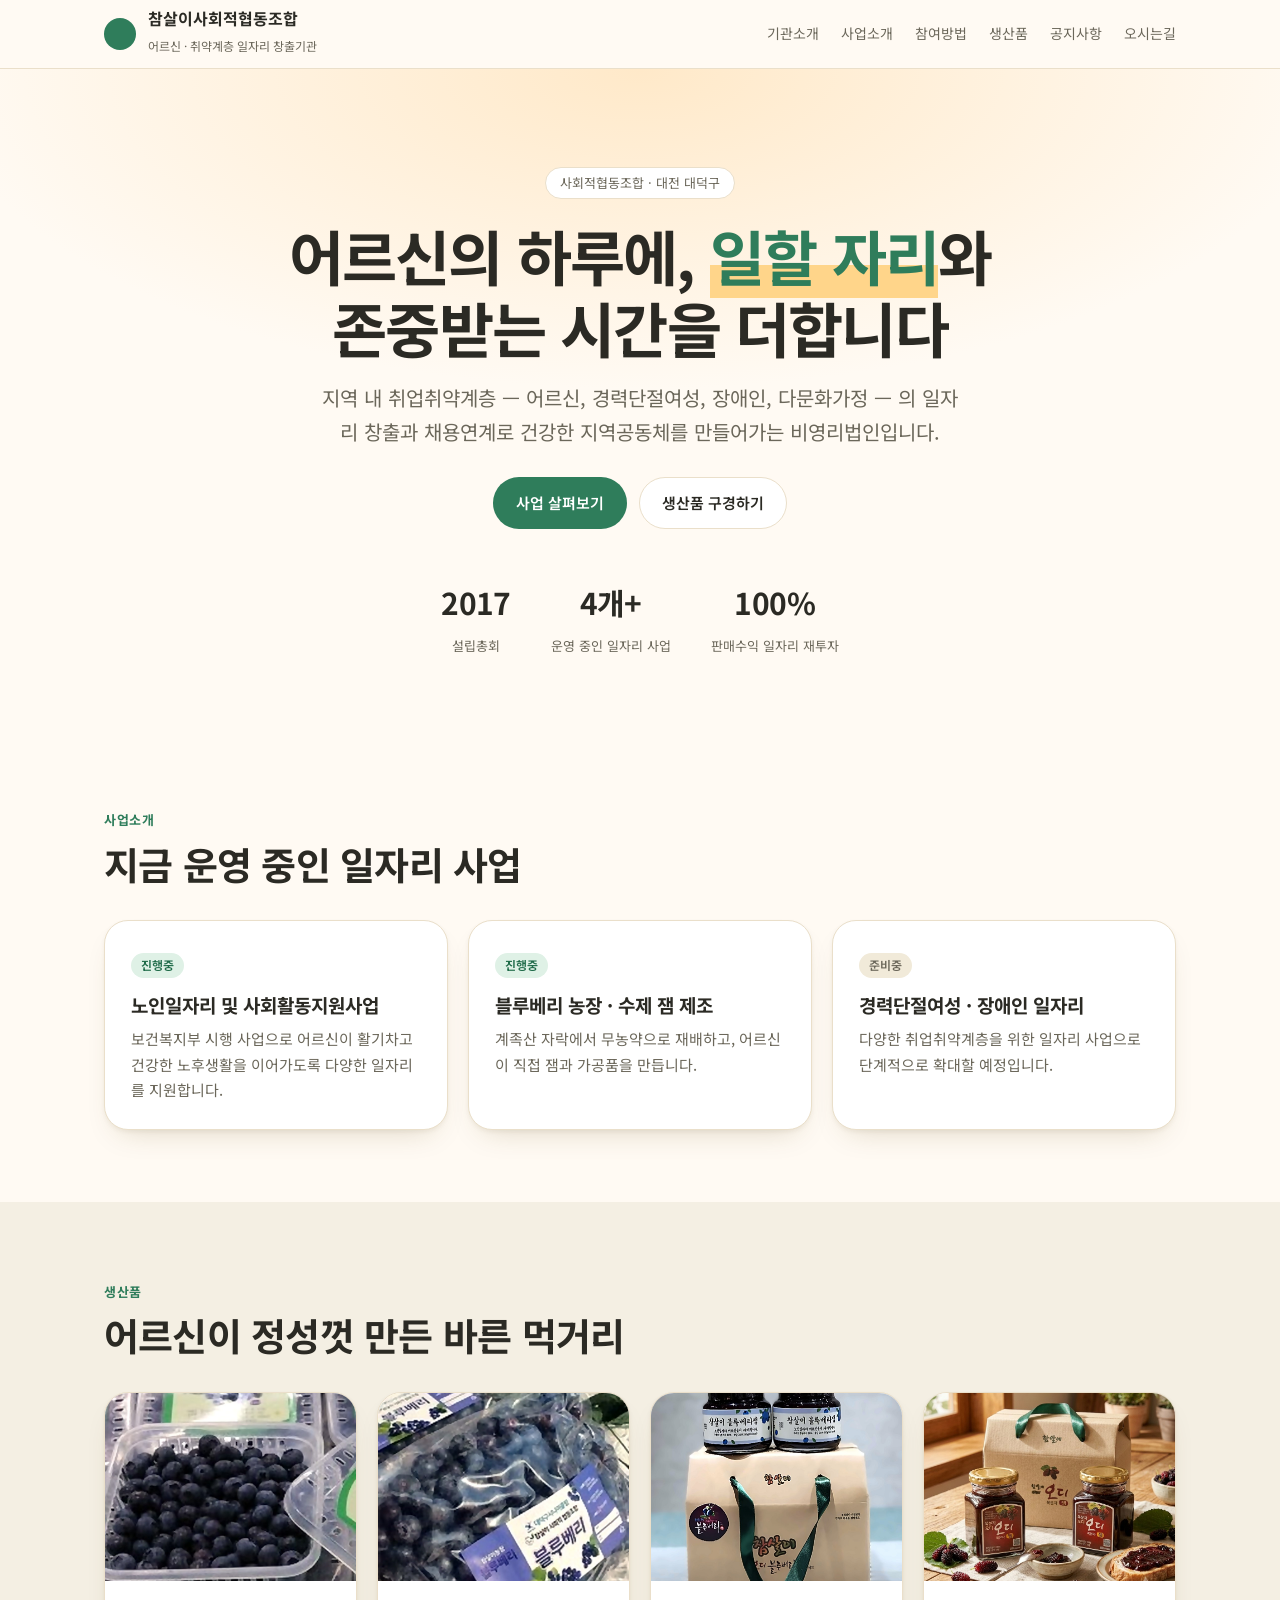
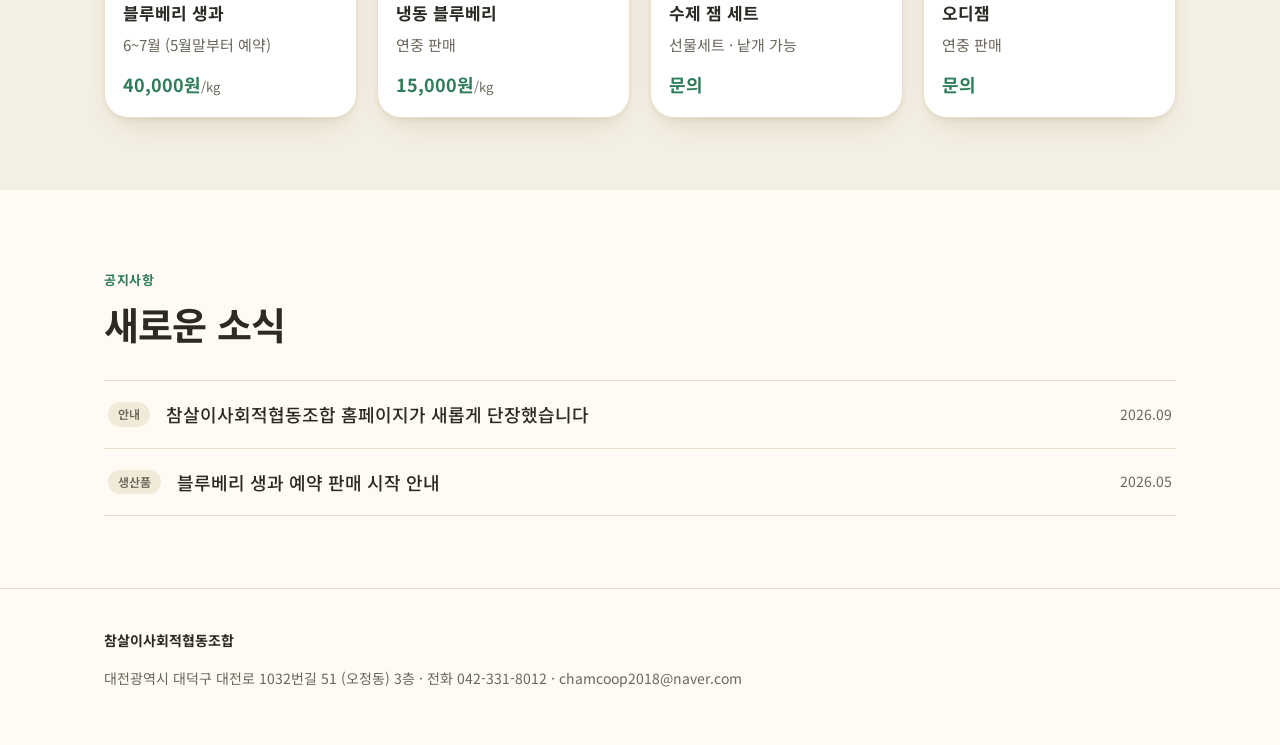
<file: design-samples/sample-c.html>
<!doctype html><html lang="ko"><head><meta charset="utf-8"><meta name="viewport" content="width=device-width,initial-scale=1">
<title>샘플 C-따뜻한 협동조합(어르신 친화)</title><link href="https://fonts.googleapis.com/css2?family=Noto+Sans+KR:wght@400;500;600;700&display=swap" rel="stylesheet">
<style>
:root{--bg:#fffaf3;--hdr:rgba(255,250,243,.9);--card:#ffffff;--alt:#f4efe3;--ink:#2b2a24;--mute:#6b675a;--line:#eadfca;
--acc:#2f7d5b;--acc2:#2f7d5b;--onacc:#fff;--rs:50%;--rm:24px;--rb:999px;--sh:0 2px 4px rgba(90,70,20,.06),0 14px 30px -16px rgba(90,70,20,.25);--lead:20px;--halign:center;--lmar:auto;--jc:center;
--tagbg:#f1ead9;--livebg:#dff1e6;--live:#1f6b49}
body{font-size:18px}.hero{background:radial-gradient(700px 320px at 50% 0,#ffe9c9,transparent)}
.btn{padding:15px 28px;font-size:17px}.nav{height:76px}nav{font-size:16px}.card h3{font-size:21px}.card p{font-size:17px}
em{background:linear-gradient(transparent 62%,#ffd58a 62%)}h1 em{color:inherit}

*{box-sizing:border-box}html{scroll-behavior:smooth}
body{margin:0;font-family:'Noto Sans KR','Pretendard',system-ui,sans-serif;background:var(--bg);color:var(--ink);line-height:1.7;-webkit-font-smoothing:antialiased}
.wrap{max-width:1120px;margin:0 auto;padding:0 24px}
a{color:inherit;text-decoration:none}
header.site{position:sticky;top:0;z-index:10;background:var(--hdr);backdrop-filter:blur(12px);border-bottom:1px solid var(--line)}
.nav{display:flex;align-items:center;justify-content:space-between;height:68px;gap:16px}
.brand{display:flex;align-items:center;gap:12px}.brand b{display:block;font-size:16px;line-height:1.2}.brand small{font-size:12px;color:var(--mute)}
.mark{width:32px;height:32px;border-radius:var(--rs);background:var(--acc);flex:none}
nav{display:flex;gap:22px;font-size:14px;color:var(--mute)}
.hero{padding:96px 0 72px;text-align:var(--halign)}
.badge{display:inline-block;padding:4px 14px;border:1px solid var(--line);border-radius:999px;font-size:13px;color:var(--mute);background:var(--card)}
h1{font-size:clamp(34px,5.4vw,60px);line-height:1.2;letter-spacing:-.03em;margin:20px 0 18px;font-weight:700}
h1 em{font-style:normal;color:var(--acc2)}
.lead{max-width:640px;font-size:var(--lead);color:var(--mute);margin:0 var(--lmar) 28px}
.cta{display:flex;gap:12px;flex-wrap:wrap;justify-content:var(--jc)}
.btn{padding:12px 22px;border-radius:var(--rb);font-weight:600;font-size:15px;border:1px solid var(--line)}
.btn.pri{background:var(--acc);color:var(--onacc);border-color:transparent}
.btn.ghost{background:var(--card)}
.stats{display:flex;gap:40px;margin-top:48px;flex-wrap:wrap;justify-content:var(--jc)}
.stats b{display:block;font-size:30px;letter-spacing:-.02em}.stats span{font-size:13px;color:var(--mute)}
section{padding:72px 0}section.alt{background:var(--alt)}
.kicker{font-size:13px;font-weight:700;color:var(--acc2);letter-spacing:.04em}
h2{font-size:clamp(26px,3.6vw,38px);letter-spacing:-.02em;margin:6px 0 32px;line-height:1.3}
.grid3{display:grid;grid-template-columns:repeat(auto-fit,minmax(280px,1fr));gap:20px}
.grid4{display:grid;grid-template-columns:repeat(auto-fit,minmax(230px,1fr));gap:20px}
.card,.prod{background:var(--card);border:1px solid var(--line);border-radius:var(--rm);box-shadow:var(--sh);overflow:hidden}
.card{padding:26px}.card h3{margin:14px 0 8px;font-size:19px;line-height:1.4}.card p{margin:0;color:var(--mute);font-size:15px}
.tag{display:inline-block;padding:2px 10px;border-radius:999px;font-size:12px;font-weight:600;background:var(--tagbg);color:var(--mute)}
.tag.live{background:var(--livebg);color:var(--live)}
.prod img{width:100%;aspect-ratio:4/3;object-fit:cover;display:block;background:var(--alt)}
.prod div{padding:18px}.prod h3{margin:0;font-size:17px}.prod small{color:var(--mute)}
.price{margin:10px 0 0;font-weight:700;font-size:18px;color:var(--acc2)}.price span{font-size:13px;font-weight:400;color:var(--mute)}
.notice{list-style:none;margin:0;padding:0;border-top:1px solid var(--line)}
.notice li{display:flex;align-items:center;gap:16px;padding:18px 4px;border-bottom:1px solid var(--line)}
.notice b{flex:1;font-weight:500}.notice time{color:var(--mute);font-size:14px}
footer{padding:40px 0;border-top:1px solid var(--line);color:var(--mute);font-size:14px}footer b{color:var(--ink)}
@media(max-width:760px){nav{display:none}.hero{padding:56px 0 40px}}
</style></head><body>
<header class="site"><div class="wrap nav">
  <a class="brand" href="#"><span class="mark"></span><span><b>참살이사회적협동조합</b><small>어르신 · 취약계층 일자리 창출기관</small></span></a>
  <nav><a>기관소개</a><a>사업소개</a><a>참여방법</a><a>생산품</a><a>공지사항</a><a>오시는길</a></nav>
</div></header>
<main>
<section class="hero"><div class="wrap">
  <span class="badge">사회적협동조합 · 대전 대덕구</span>
  <h1>어르신의 하루에, <em>일할 자리</em>와<br>존중받는 시간을 더합니다</h1>
  <p class="lead">지역 내 취업취약계층 — 어르신, 경력단절여성, 장애인, 다문화가정 — 의 일자리 창출과 채용연계로 건강한 지역공동체를 만들어가는 비영리법인입니다.</p>
  <div class="cta"><a class="btn pri">사업 살펴보기</a><a class="btn ghost">생산품 구경하기</a></div>
  <div class="stats"><div><b>2017</b><span>설립총회</span></div><div><b>4개+</b><span>운영 중인 일자리 사업</span></div><div><b>100%</b><span>판매수익 일자리 재투자</span></div></div>
</div></section>

<section><div class="wrap">
  <span class="kicker">사업소개</span><h2>지금 운영 중인 일자리 사업</h2>
  <div class="grid3">
    <article class="card"><span class="tag live">진행중</span><h3>노인일자리 및 사회활동지원사업</h3><p>보건복지부 시행 사업으로 어르신이 활기차고 건강한 노후생활을 이어가도록 다양한 일자리를 지원합니다.</p></article>
    <article class="card"><span class="tag live">진행중</span><h3>블루베리 농장 · 수제 잼 제조</h3><p>계족산 자락에서 무농약으로 재배하고, 어르신이 직접 잼과 가공품을 만듭니다.</p></article>
    <article class="card"><span class="tag soon">준비중</span><h3>경력단절여성 · 장애인 일자리</h3><p>다양한 취업취약계층을 위한 일자리 사업으로 단계적으로 확대할 예정입니다.</p></article>
  </div>
</div></section>

<section class="alt"><div class="wrap">
  <span class="kicker">생산품</span><h2>어르신이 정성껏 만든 바른 먹거리</h2>
  <div class="grid4">
    <article class="prod"><img src="../files/products/blueberry_fresh.jpg" alt=""><div><h3>블루베리 생과</h3><small>6~7월 (5월말부터 예약)</small><p class="price">40,000원<span>/kg</span></p></div></article>
    <article class="prod"><img src="../files/products/blueberry_bag.jpg" alt=""><div><h3>냉동 블루베리</h3><small>연중 판매</small><p class="price">15,000원<span>/kg</span></p></div></article>
    <article class="prod"><img src="../files/products/jam_set.jpg" alt=""><div><h3>수제 잼 세트</h3><small>선물세트 · 낱개 가능</small><p class="price">문의<span></span></p></div></article>
    <article class="prod"><img src="../files/products/mulberry_jam.jpg" alt=""><div><h3>오디잼</h3><small>연중 판매</small><p class="price">문의<span></span></p></div></article>
  </div>
</div></section>

<section><div class="wrap">
  <span class="kicker">공지사항</span><h2>새로운 소식</h2>
  <ul class="notice">
    <li><span class="tag">안내</span><b>참살이사회적협동조합 홈페이지가 새롭게 단장했습니다</b><time>2026.09</time></li>
    <li><span class="tag">생산품</span><b>블루베리 생과 예약 판매 시작 안내</b><time>2026.05</time></li>
  </ul>
</div></section>
</main>
<footer><div class="wrap"><b>참살이사회적협동조합</b><p>대전광역시 대덕구 대전로 1032번길 51 (오정동) 3층 · 전화 042-331-8012 · chamcoop2018@naver.com</p></div></footer>
</body></html>
</file>
<file: assets/style.css>
/* 참살이사회적협동조합 홈페이지 재디자인 — DESIGN.md(Supabase 스타일) 토큰 기준 */
@font-face{
  font-family:"Pretendard Variable";font-weight:45 920;font-style:normal;font-display:swap;
  src:url("fonts/PretendardVariable.woff2") format("woff2-variations");
}
:root{
  --primary:#3ecf8e; --primary-deep:#24b47e; --on-primary:#171717;
  --ink:#171717; --ink-2:#212121; --mute:#707070; --mute-2:#9a9a9a;
  --canvas:#ffffff; --soft:#fafafa; --night:#1c1c1c; --night-2:#202020; --on-dark:#ffffff;
  --hair:#dfdfdf; --hair-strong:#c7c7c7; --hair-cool:#ededed;
  --r-xs:4px; --r-sm:6px; --r-md:8px; --r-lg:12px; --r-xl:16px; --r-full:9999px;
  --sh-1:0 1px 3px rgba(0,0,0,.06); --sh-2:0 8px 24px rgba(0,0,0,.08);
  --font:"Pretendard Variable","Circular","Helvetica Neue",Helvetica,Arial,"Noto Sans KR",sans-serif;
  --wrap:1200px;
}
*,*::before,*::after{box-sizing:border-box}
[hidden]{display:none!important}
html{color-scheme:light;-webkit-tap-highlight-color:transparent}
a,button,summary{touch-action:manipulation}
html{scroll-behavior:smooth;scroll-padding-top:80px}
body{margin:0;background:var(--canvas);color:var(--ink);font-family:var(--font);font-size:16px;line-height:1.5;-webkit-font-smoothing:antialiased;word-break:keep-all;overflow-wrap:break-word}
img{max-width:100%;display:block}
a{color:inherit}
h1,h2,h3,h4,p,ul,dl,dd{margin:0}
h1,h2,h3{text-wrap:balance}
ul{padding:0;list-style:none}
.wrap{max-width:var(--wrap);margin:0 auto;padding:0 24px}
.skip{position:absolute;left:-9999px;top:8px;background:var(--ink);color:#fff;padding:8px 16px;border-radius:var(--r-sm);z-index:100}
.skip:focus{left:8px}
:focus-visible{outline:2px solid var(--ink);outline-offset:2px;border-radius:var(--r-xs)}

/* 버튼 */
.btn{display:inline-flex;align-items:center;justify-content:center;gap:6px;min-height:36px;padding:8px 16px;border-radius:var(--r-sm);font:500 14px/1 var(--font);text-decoration:none;border:1px solid transparent;cursor:pointer;white-space:nowrap;transition:background .15s,border-color .15s,transform .1s}
.btn:active{transform:translateY(1px)}
.btn-primary{background:var(--primary);color:var(--on-primary)}
.btn-primary:hover{background:var(--primary-deep)}
.btn-outline{background:var(--canvas);color:var(--ink);border-color:var(--hair-strong)}
.btn-outline:hover{border-color:var(--ink)}
.btn-dark{background:var(--night);color:var(--on-dark)}
.btn-dark:hover{background:#000}
.btn-lg{min-height:44px;padding:12px 20px}

/* 헤더 */
.site-header{position:sticky;top:0;z-index:50;background:rgba(255,255,255,.92);backdrop-filter:blur(10px);border-bottom:1px solid var(--hair-cool)}
.nav{display:flex;align-items:center;justify-content:space-between;height:64px;gap:24px}
.brand{display:flex;align-items:center;gap:10px;text-decoration:none;flex:none}
.brand img{width:32px;height:33px;object-fit:contain}
.brand b{font-size:16px;font-weight:600;letter-spacing:-.2px;white-space:nowrap}
.menu{display:flex;gap:4px}
.menu a{padding:8px 12px;border-radius:var(--r-sm);font-size:14px;font-weight:500;color:var(--ink-2);text-decoration:none;white-space:nowrap}
.menu a:hover{background:var(--soft)}
.nav-cta{flex:none}
.burger{display:none;width:40px;height:40px;border:1px solid var(--hair-strong);border-radius:var(--r-sm);background:var(--canvas);cursor:pointer;align-items:center;justify-content:center}
.burger span,.burger span::before,.burger span::after{display:block;width:18px;height:2px;background:var(--ink);position:relative;content:""}
.burger span::before{position:absolute;top:-6px}.burger span::after{position:absolute;top:6px}
.drawer{max-height:calc(100dvh - 64px);overflow-y:auto;overscroll-behavior:contain;display:none;border-top:1px solid var(--hair-cool);background:var(--canvas)}
.drawer.open{display:block}
.drawer a{display:block;padding:14px 24px;border-bottom:1px solid var(--hair-cool);text-decoration:none;font-weight:500}

/* 히어로 */
.hero{padding:72px 0 64px}
.hero-grid{display:grid;grid-template-columns:1.2fr 1fr;gap:48px;align-items:center}
.hero h1{font-size:clamp(32px,4vw,48px);line-height:1.15;font-weight:500;letter-spacing:-.03em}
.hero h1 .mark{background:linear-gradient(transparent 62%,rgba(62,207,142,.45) 62%)}
.hero p.lead{margin-top:20px;font-size:18px;line-height:1.55;color:var(--mute);max-width:30em}
.hero .cta{display:flex;gap:12px;flex-wrap:wrap;margin-top:32px}
.hero-media{display:grid;grid-template-columns:1.25fr 1fr;grid-template-rows:1fr 1fr;gap:12px;aspect-ratio:1/.9}
.hero-media figure{margin:0;border-radius:var(--r-lg);overflow:hidden;border:1px solid var(--hair);box-shadow:var(--sh-1);background:var(--soft)}
.hero-media img{width:100%;height:100%;object-fit:cover}
.hero-media .m1{grid-row:1/3}

/* 수치 */
.facts{border-top:1px solid var(--hair-cool);border-bottom:1px solid var(--hair-cool);background:var(--soft)}
.facts-grid{display:grid;grid-template-columns:repeat(4,1fr)}
.fact{padding:28px 24px;border-left:1px solid var(--hair-cool)}
.fact:first-child{border-left:0;padding-left:0}
.fact b{font-variant-numeric:tabular-nums;display:block;font-size:36px;font-weight:500;letter-spacing:-.72px;line-height:1.15}
.fact span{font-size:14px;color:var(--mute)}

/* 섹션 공통 */
section.block{padding:96px 0}
section.block.soft{background:var(--soft);border-top:1px solid var(--hair-cool);border-bottom:1px solid var(--hair-cool)}
.h2{font-size:clamp(28px,3.4vw,40px);line-height:1.2;font-weight:500;letter-spacing:-.04em;max-width:22em}
.sec-lead{margin-top:16px;font-size:18px;line-height:1.55;color:var(--mute);max-width:40em}
.sec-head{margin-bottom:48px}
.kicker{display:block;margin-bottom:12px;font-size:13px;font-weight:600;color:var(--mute);letter-spacing:.02em}
.dot{display:inline-block;width:8px;height:8px;border-radius:50%;background:var(--primary);margin-right:8px;vertical-align:1px}

/* 기관소개 */
.about-grid{display:grid;grid-template-columns:1.2fr 1fr;gap:72px;align-items:start}
.about-copy p{font-size:18px;line-height:1.7;color:var(--ink-2)}
.about-copy p+p{margin-top:20px}
.about-copy b{font-weight:600;background:linear-gradient(transparent 62%,rgba(62,207,142,.35) 62%)}
.dl{border-top:1px solid var(--ink)}
.dl div{display:grid;grid-template-columns:110px 1fr;gap:16px;padding:14px 0;border-bottom:1px solid var(--hair-cool);font-size:15px}
.dl{font-variant-numeric:tabular-nums}.dl dt{color:var(--mute)}.dl dd{color:var(--ink)}
.timeline{margin-top:72px}
.timeline h3,.org h3{font-size:22px;font-weight:500;margin-bottom:24px}
.tl{border-top:1px solid var(--ink)}
.tl-row{display:grid;grid-template-columns:90px 1fr;gap:16px;padding:16px 0;border-bottom:1px solid var(--hair-cool)}
.tl-year{font-size:18px;font-weight:500;letter-spacing:-.3px}
.tl-row li{font-size:15px;color:var(--ink-2);padding-left:14px;position:relative}
.tl-row li+li{margin-top:4px}
.tl-row li::before{content:"";position:absolute;left:0;top:.7em;width:5px;height:5px;border-radius:50%;background:var(--primary)}
.org{margin-top:56px}
.org-flow{display:flex;flex-direction:column;gap:12px}
.org-top{display:flex;gap:12px;flex-wrap:wrap}
.org-node{padding:10px 16px;border:1px solid var(--hair);border-radius:var(--r-md);font-size:14px;font-weight:500;background:var(--canvas)}
.org-node.lead{background:var(--night);color:var(--on-dark);border-color:var(--night)}
.org-depts{display:grid;gap:8px;padding-top:12px;border-top:1px dashed var(--hair-strong);font-size:14px;color:var(--ink-2)}
.org-depts li::before{content:"· "}

/* 사업소개 */
.biz-main{border:1px solid var(--hair);border-radius:var(--r-lg);background:var(--canvas);padding:32px}
.biz-top{display:flex;gap:12px;align-items:center;flex-wrap:wrap}
.biz-title{font-size:28px;font-weight:500;letter-spacing:-.42px;line-height:1.2}
.tag{display:inline-flex;align-items:center;padding:2px 10px;border-radius:var(--r-full);font-size:12px;font-weight:500;background:var(--soft);color:var(--ink);border:1px solid var(--hair-cool)}
.tag.live{background:var(--primary);border-color:var(--primary);color:var(--on-primary)}
.biz-desc{margin-top:12px;color:var(--mute);font-size:16px;max-width:46em}
.units{margin-top:28px;display:grid;grid-template-columns:repeat(auto-fit,minmax(240px,1fr));gap:0;border-top:1px solid var(--hair-cool)}
.unit{padding:20px 24px 20px 0;border-bottom:1px solid var(--hair-cool)}
.unit h3{font-size:16px;font-weight:600}
.unit .prog{margin-top:10px;font-size:14px;color:var(--mute)}
.unit .prog li{padding:6px 0;border-top:1px dashed var(--hair-cool)}
.unit .prog li:first-child{border-top:0}
.unit .prog img{width:100%;aspect-ratio:4/3;object-fit:cover;border-radius:var(--r-md);border:1px solid var(--hair);margin-bottom:8px}
.unit .prog b{color:var(--ink);font-weight:500;display:block}
.unit .none{margin-top:6px;font-size:14px;color:var(--mute)}
.biz-more{margin-top:24px;display:grid;grid-template-columns:1fr 1fr;gap:24px}
.biz-card{border:1px solid var(--hair);border-radius:var(--r-lg);background:var(--canvas);padding:32px}
.biz-card h3{font-size:22px;font-weight:500;margin-top:12px}
.biz-card p{margin-top:8px;color:var(--mute);font-size:15px}
.biz-card ul{margin-top:16px;border-top:1px solid var(--hair-cool)}
.biz-card li{padding:10px 0;border-bottom:1px solid var(--hair-cool);font-size:14px;color:var(--ink-2)}

/* 참여방법 (details) */
.acc{border-top:1px solid var(--ink)}
.acc details{border-bottom:1px solid var(--hair-cool)}
.acc summary{list-style:none;cursor:pointer;display:flex;justify-content:space-between;align-items:center;padding:22px 0;font-size:22px;font-weight:500;letter-spacing:-.2px}
.acc summary::-webkit-details-marker{display:none}
.acc summary::after{content:"+";font-size:26px;font-weight:300;color:var(--mute);width:32px;text-align:center}
.acc details[open] summary::after{content:"−"}
.acc summary:hover{color:var(--mute)}
.acc .body{display:grid;grid-template-columns:1fr 1fr;gap:48px;padding:0 0 28px}
.acc h4{font-size:14px;font-weight:600;color:var(--mute);margin-bottom:10px}
.acc li{padding:5px 0 5px 16px;position:relative;font-size:16px;color:var(--ink-2)}
.acc li::before{content:"";position:absolute;left:0;top:.85em;width:5px;height:5px;border-radius:50%;background:var(--primary)}

/* 생산품 */
.prod-grid{display:grid;grid-template-columns:repeat(4,1fr);gap:20px}
.prod{display:flex;flex-direction:column;border:1px solid var(--hair);border-radius:var(--r-lg);background:var(--canvas);overflow:hidden;box-shadow:var(--sh-1)}
.prod img{width:100%;aspect-ratio:4/3;object-fit:cover;background:var(--soft)}
.prod .pb{padding:20px;display:flex;flex-direction:column;gap:6px;flex:1}
.prod small{font-size:13px;color:var(--mute)}
.prod h3{font-size:18px;font-weight:500;line-height:1.4}
.prod .desc{font-size:14px;color:var(--mute);flex:1}
.prod .price{margin-top:10px;display:flex;align-items:center;justify-content:space-between;gap:8px}
.prod .price b{font-size:16px;font-weight:600}
.add{min-height:32px;padding:6px 12px;border-radius:var(--r-sm);border:1px solid var(--hair-strong);background:var(--canvas);font:500 14px var(--font);cursor:pointer}
.add:hover{border-color:var(--ink)}
.add.on{background:var(--primary);border-color:var(--primary);color:var(--on-primary)}
.jam-note{margin-top:24px;display:flex;gap:16px;align-items:center;padding:20px;border:1px solid var(--hair-cool);border-radius:var(--r-lg);background:var(--soft)}
.jam-note img{width:72px;height:72px;border-radius:var(--r-md);object-fit:cover;flex:none}
.jam-note p{font-size:14px;color:var(--mute)}.jam-note b{display:block;color:var(--ink);font-size:16px;font-weight:500;margin-bottom:2px}
.fine{margin-top:16px;font-size:13px;color:var(--mute)}
.order-bar{position:fixed;left:0;right:0;bottom:0;z-index:60;background:var(--night);color:var(--on-dark);display:none}
.order-bar.on{display:block}
.order-bar{padding-bottom:env(safe-area-inset-bottom,0px)}
.order-bar .wrap{display:flex;align-items:center;justify-content:space-between;gap:16px;padding-top:14px;padding-bottom:14px;flex-wrap:wrap}
.order-bar b{color:var(--primary)}
.order-bar .actions{display:flex;gap:8px;flex-wrap:wrap}

/* 후원 (유일한 어두운 구간) */
.donate{background:var(--night);color:var(--on-dark);padding:88px 0}
.donate .h2{color:var(--on-dark)}
.donate .sec-lead{color:#b2b2b2}
.donate-grid{display:grid;grid-template-columns:1.3fr 1fr;gap:56px;align-items:end}
.donate .cta{display:flex;gap:12px;flex-wrap:wrap;margin-top:32px}
.donate .btn-outline{background:transparent;color:var(--on-dark);border-color:#4a4a4a}
.donate .btn-outline:hover{border-color:#fff}
.donate .tel{border-top:1px solid #3a3a3a;padding-top:20px}
.donate .tel small{display:block;color:#9a9a9a;font-size:13px}
.donate .tel b{display:block;font-size:36px;font-weight:500;letter-spacing:-.72px;margin:4px 0}

/* 소식 */
.news-grid{display:grid;grid-template-columns:1.25fr 1fr;gap:56px;align-items:start}
.news-grid h3.col{font-size:22px;font-weight:500;margin-bottom:20px}
.notice{border-top:1px solid var(--ink)}
.notice details{border-bottom:1px solid var(--hair-cool)}
.notice summary{list-style:none;cursor:pointer;display:grid;grid-template-columns:auto 1fr auto;gap:14px;align-items:center;padding:16px 0}
.notice summary::-webkit-details-marker{display:none}
.notice summary:hover .nt{text-decoration:underline}
.nt{font-weight:500;font-size:16px;min-width:0}
.nd{font-size:13px;color:var(--mute);white-space:nowrap}
.nbody{padding:0 0 20px;color:var(--ink-2);font-size:15px;line-height:1.7;white-space:pre-line}
.att{margin-top:14px;display:flex;gap:8px;flex-wrap:wrap;white-space:normal}
.att a{font-size:13px;padding:6px 12px;border:1px solid var(--hair-strong);border-radius:var(--r-sm);text-decoration:none;font-weight:500}
.att a:hover{border-color:var(--ink)}
.press{display:flex;flex-direction:column;gap:20px}
.press-card{display:grid;grid-template-columns:140px 1fr;gap:16px;padding-bottom:20px;border-bottom:1px solid var(--hair-cool)}
.press-card img{width:140px;height:96px;object-fit:cover;border-radius:var(--r-md);border:1px solid var(--hair)}
.press-card h3{font-size:16px;font-weight:500;line-height:1.4;margin-top:6px}
.press-card p{font-size:14px;color:var(--mute);margin-top:6px;display:-webkit-box;-webkit-line-clamp:3;-webkit-box-orient:vertical;overflow:hidden}
.press-card a.src{display:inline-block;margin-top:8px;font-size:13px;font-weight:500}
.more{margin-top:16px}
.notice details[hidden]{display:none}
.empty{padding:20px 0;color:var(--mute);font-size:15px}
.photos{margin-top:72px}
.photo-grid{display:grid;grid-template-columns:repeat(4,1fr);gap:16px}
.photo-card{cursor:pointer;border:0;background:none;padding:0;text-align:left;font:inherit}
.photo-card .th{position:relative;aspect-ratio:4/3;border-radius:var(--r-lg);overflow:hidden;border:1px solid var(--hair);background:var(--soft)}
.photo-card img{width:100%;height:100%;object-fit:cover}
.photo-card .pt{display:block;margin-top:10px;font-size:15px;font-weight:500}
.photo-card small{color:var(--mute);font-size:13px}
.lb{overscroll-behavior:contain;position:fixed;inset:0;background:rgba(0,0,0,.88);display:none;align-items:center;justify-content:center;z-index:90;flex-direction:column;gap:12px;padding:24px}
.lb.on{display:flex}
.lb img{max-height:78vh;border-radius:var(--r-md)}
.lb .cap{color:#fff;font-size:14px;text-align:center;max-width:40em}
.lb button{position:absolute;background:rgba(255,255,255,.12);color:#fff;border:0;width:44px;height:44px;border-radius:50%;font-size:22px;cursor:pointer}
.lb .x{top:20px;right:20px}.lb .p{left:20px;top:50%}.lb .n{right:20px;top:50%}

/* 오시는길 */
.contact-grid{display:grid;grid-template-columns:1fr 1fr;gap:24px}
.c-card{border:1px solid var(--hair);border-radius:var(--r-lg);padding:32px;background:var(--canvas)}
.c-card h3{font-size:22px;font-weight:500;margin-bottom:12px}
.c-card p{color:var(--ink-2);font-size:16px;line-height:1.7}
.c-card .btn{margin-top:20px}

/* 푸터 */
footer{padding:64px 0 48px;color:var(--mute);font-size:13px;line-height:1.7}
footer .grid{display:grid;grid-template-columns:1.4fr 1fr;gap:48px}
footer b{color:var(--ink);font-size:16px;font-weight:600}
footer address{font-style:normal;margin-top:12px}
footer .links{display:flex;gap:8px;flex-wrap:wrap;align-content:flex-start;justify-content:flex-end}
footer .links a{padding:6px 12px;border:1px solid var(--hair);border-radius:var(--r-sm);text-decoration:none;color:var(--ink);font-weight:500}
footer .links a:hover{border-color:var(--ink)}
footer .copy{margin-top:40px;padding-top:20px;border-top:1px solid var(--hair-cool)}

@media(min-width:1081px){.drawer,.drawer.open{display:none}}
@media(max-width:1080px){.menu{display:none}.burger{display:inline-flex}.nav-cta{display:none}.nav{justify-content:space-between}.prod-grid{grid-template-columns:repeat(2,1fr)}.photo-grid{grid-template-columns:repeat(2,1fr)}}
@media(max-width:860px){
  .hero{padding:48px 0 40px}.hero-grid{grid-template-columns:1fr;gap:36px}
  .facts-grid{grid-template-columns:1fr 1fr}.fact{padding:20px 16px;border-left:0}.fact:nth-child(odd){padding-left:0}.fact:nth-child(n+3){border-top:1px solid var(--hair-cool)}.fact b{font-size:28px}
  section.block{padding:64px 0}.about-grid,.donate-grid,.news-grid,.contact-grid,footer .grid,.biz-more,.acc .body{grid-template-columns:1fr;gap:32px}
  .acc .body{gap:20px}.acc summary{font-size:18px}.biz-main,.biz-card,.c-card{padding:24px}
  footer .links{justify-content:flex-start}.press-card{grid-template-columns:100px 1fr}.press-card img{width:100px;height:72px}
  .dl div{grid-template-columns:90px 1fr}
}
@media(max-width:520px){.prod-grid{grid-template-columns:1fr}.photo-grid{grid-template-columns:1fr 1fr}.brand b{font-size:15px}.notice summary{grid-template-columns:auto 1fr}.nd{grid-column:2}}
@media(prefers-reduced-motion:reduce){*{transition:none!important;scroll-behavior:auto!important}}

/* ===== 다중 페이지 구조 ===== */
.menu a[aria-current="page"]{background:var(--soft);color:var(--ink);box-shadow:inset 0 -2px 0 var(--primary)}
.drawer a[aria-current="page"]{font-weight:700}
.page-head{padding:72px 0 48px;border-bottom:1px solid var(--hair-cool)}
.page-head h1{font-size:clamp(32px,4.4vw,48px);line-height:1.15;font-weight:500;letter-spacing:-.03em}
.page-head p{margin-top:16px;font-size:18px;line-height:1.55;color:var(--mute);max-width:38em}
.subnav{display:flex;gap:8px;flex-wrap:wrap;margin-top:28px}
.sec-foot{margin-top:32px}
.more-link{display:inline-flex;align-items:center;gap:6px;font-size:14px;font-weight:600;text-decoration:none;border-bottom:1px solid var(--ink);padding-bottom:2px}
.more-link:hover{color:var(--mute);border-color:var(--mute)}
.sec-top{display:flex;justify-content:space-between;align-items:flex-end;gap:24px;flex-wrap:wrap;margin-bottom:40px}
.sec-top .h2{margin:0}

/* 홈: 일자리 유형 */
.cells{display:grid;grid-template-columns:repeat(4,1fr);border-top:1px solid var(--ink)}
.cell{display:flex;flex-direction:column;gap:10px;padding:28px 24px 32px 0;text-decoration:none;border-bottom:1px solid var(--hair-cool);transition:background .15s}
.cell+.cell{padding-left:24px;border-left:1px solid var(--hair-cool)}
.cell .num{font-size:13px;color:var(--mute);font-variant-numeric:tabular-nums}
.cell b{font-size:20px;font-weight:500;line-height:1.35;letter-spacing:-.2px}
.cell .sub{font-size:14px;color:var(--mute)}
.cell:hover b{text-decoration:underline;text-underline-offset:4px}

/* 홈: 참여 3단계 */
.split{display:grid;grid-template-columns:1fr 1.4fr;gap:72px;align-items:start}
.steps{border-top:1px solid var(--ink)}
.step{display:grid;grid-template-columns:48px 1fr;gap:16px;padding:22px 0;border-bottom:1px solid var(--hair-cool)}
.step .n{font-size:22px;font-weight:500;color:var(--mute);font-variant-numeric:tabular-nums}
.step h3{font-size:18px;font-weight:600}
.step p{margin-top:4px;font-size:15px;color:var(--mute)}
.call{margin-top:28px;font-size:15px;color:var(--mute)}.call b{display:block;margin-top:2px;font-size:28px;font-weight:500;color:var(--ink);letter-spacing:-.42px;font-variant-numeric:tabular-nums}

/* 홈: 최신 소식 */
.rows{border-top:1px solid var(--ink)}
.rows .row{display:grid;grid-template-columns:auto 1fr auto;gap:16px;align-items:center;padding:18px 0;border-bottom:1px solid var(--hair-cool);text-decoration:none}
.rows .row:hover .nt{text-decoration:underline;text-underline-offset:4px}

/* 기관소개: 연혁 */
.tl-grid{display:grid;grid-template-columns:repeat(4,1fr);border-top:1px solid var(--ink)}
.tl-cell{padding:24px 20px 28px 0;border-bottom:1px solid var(--hair-cool)}
.tl-cell:not(:nth-child(4n+1)){padding-left:20px;border-left:1px solid var(--hair-cool)}
.tl-cell .y{font-size:28px;font-weight:500;letter-spacing:-.42px;font-variant-numeric:tabular-nums}
.tl-cell ul{margin-top:12px}
.tl-cell li{font-size:15px;color:var(--ink-2);padding:3px 0 3px 14px;position:relative}
.tl-cell li::before{content:"";position:absolute;left:0;top:.8em;width:5px;height:5px;border-radius:50%;background:var(--primary)}
.about-two{display:grid;grid-template-columns:1.2fr 1fr;gap:72px;align-items:start}

/* 소식 페이지 */
.news-block+.news-block{margin-top:88px}
.news-block h2{font-size:28px;font-weight:500;letter-spacing:-.42px;margin-bottom:24px}

@media(max-width:1080px){.cells,.tl-grid{grid-template-columns:repeat(2,1fr)}.cell+.cell{border-left:0;padding-left:0}.cell:nth-child(even){padding-left:24px;border-left:1px solid var(--hair-cool)}.tl-cell:not(:nth-child(4n+1)){padding-left:0;border-left:0}.tl-cell:nth-child(even){padding-left:20px;border-left:1px solid var(--hair-cool)}}
@media(max-width:860px){.split,.about-two{grid-template-columns:1fr;gap:40px}.page-head{padding:48px 0 32px}}
@media(max-width:520px){.cells,.tl-grid{grid-template-columns:1fr}.cell:nth-child(even),.tl-cell:nth-child(even){padding-left:0;border-left:0}.rows .row{grid-template-columns:auto 1fr}.rows .row .nd{grid-column:2}}
@media(max-width:600px){.br-pc{display:none}}

.sr-only{position:absolute;width:1px;height:1px;padding:0;margin:-1px;overflow:hidden;clip:rect(0,0,0,0);white-space:nowrap;border:0}

/* =====================================================================
   시안 D 테마 (2026.10) — 로고 초록 + 먹색, 포털형 구성
   위의 기본 스타일을 덮어씁니다. 색을 바꿀 때는 아래 :root 만 고치면 됩니다.
   ===================================================================== */
:root{
  --primary:#00591b; --primary-deep:#004514; --on-primary:#ffffff;
  --ink:#1b2a1f; --ink-2:#2c3a30; --mute:#5a685d; --mute-2:#7d8a80;
  --soft:#f3f6f2; --night:#1b2a1f; --night-2:#24342a;
  --hair:#dde5da; --hair-strong:#c6d1c3; --hair-cool:#e6ece4;
  --green-soft:#eef5ec; --green-mid:#16743a;
  --wrap:1240px;
}
:focus-visible{outline:2px solid var(--primary)}
.btn{font-weight:600;font-size:15px;border-radius:999px;min-height:44px;padding:11px 22px}
.btn-lg{min-height:50px;padding:14px 26px;font-size:16px}
.btn-outline:hover{border-color:var(--primary);color:var(--primary)}

/* 상단 안내줄 + 머리글 */
.topbar{background:var(--soft);border-bottom:1px solid var(--hair-cool);font-size:13px;color:var(--mute)}
.topbar .wrap{display:flex;justify-content:flex-end;gap:20px;min-height:34px;align-items:center}
.topbar a{text-decoration:none;color:inherit;padding:6px 0}.topbar a:hover{color:var(--primary)}
.site-header{background:rgba(255,255,255,.96)}
.nav{height:76px}
.brand img{width:46px;height:46px}
.brand .bt{display:flex;flex-direction:column;line-height:1.2}
.brand b{font-size:21px;font-weight:800;color:var(--primary);letter-spacing:-.6px}
.brand small{font-size:12px;color:var(--mute);font-weight:500}
.menu{gap:8px}
.menu a{font-size:17px;font-weight:700;color:var(--ink);padding:10px 16px}
.menu a:hover{background:var(--green-soft);color:var(--primary)}
.menu a[aria-current="page"]{color:var(--primary);background:var(--green-soft)}

/* 홈: 메인 사진 */
.d-hero{position:relative;background:#1b2a1f;overflow:hidden}
.d-hero>img{width:100%;height:clamp(440px,46vw,640px);object-fit:cover;object-position:center 60%}
.d-hero .shade{position:absolute;inset:0;background:linear-gradient(90deg,rgba(8,22,13,.5) 0%,rgba(8,22,13,.22) 40%,rgba(8,22,13,0) 65%)}
.d-hero .in{position:absolute;inset:0;display:flex;align-items:flex-end}
.d-hero .in .wrap{width:100%;padding-bottom:48px}
.d-hero .txt{max-width:640px;color:#fff;text-shadow:0 2px 14px rgba(0,0,0,.45);display:flex;flex-direction:column;gap:16px;align-items:flex-start}
.d-hero .chip{border:1px solid rgba(255,255,255,.65);border-radius:999px;padding:5px 14px;font-size:14px;font-weight:600}
.d-hero h1{font-size:clamp(30px,4vw,52px);font-weight:850;line-height:1.25;letter-spacing:-1.6px}
.d-hero p{font-size:18px;color:#eef4ee}
.d-hero .cta{display:flex;flex-wrap:wrap;gap:10px;margin-top:4px;text-shadow:none}
.d-hero .btn-white{background:#fff;color:var(--primary)}
.d-hero .btn-line{border:2px solid #fff;color:#fff;background:transparent}
.d-hero .cap{position:absolute;right:16px;top:16px;background:rgba(27,42,31,.8);color:#fff;border-radius:999px;padding:6px 14px;font-size:13px}

/* 홈: 사업유형 4칸 */
.d-types{display:grid;grid-template-columns:repeat(auto-fit,minmax(250px,1fr));gap:16px;padding-top:32px}
.d-type{border:1px solid var(--hair);border-radius:20px;overflow:hidden;background:#fff;text-decoration:none;display:flex;flex-direction:column;transition:border-color .15s,transform .15s}
.d-type:hover{border-color:var(--primary);transform:translateY(-2px)}
.d-type img{width:100%;height:180px;object-fit:cover}
.d-type .b{padding:18px 20px 20px;display:flex;flex-direction:column;gap:6px}
.d-type h3{font-size:20px;font-weight:850;color:var(--primary);display:flex;justify-content:space-between;letter-spacing:-.5px}
.d-type p{font-size:15px;color:var(--mute)}
.d-type .u{font-size:14px;font-weight:700;color:var(--green-mid)}

/* 홈: 소식 탭 + 상담 */
.d-news{display:flex;flex-wrap:wrap;gap:16px;padding-top:32px}
.d-board{flex:999 1 560px;min-width:0;border:1px solid var(--hair);border-radius:20px;padding:8px 24px 16px}
.d-tabs{display:flex;flex-wrap:wrap;align-items:center;justify-content:space-between;border-bottom:2px solid var(--primary)}
.d-tabs [role=tablist]{display:flex;gap:4px}
.d-tabs button{border:0;background:transparent;color:var(--mute);border-radius:12px 12px 0 0;padding:12px 18px;font:700 17px var(--font);cursor:pointer}
.d-tabs button[aria-selected="true"]{background:var(--primary);color:#fff}
.d-tabs .more{font-size:15px;color:var(--mute);text-decoration:none;padding:10px 0}
.d-rows .row{display:flex;flex-wrap:wrap;gap:4px 16px;align-items:center;padding:14px 0;border-bottom:1px solid var(--hair-cool);text-decoration:none}
.d-rows .tag{background:var(--green-soft);color:var(--primary);border-radius:6px;padding:2px 10px;font-size:13px;font-weight:700}
.d-rows .nt{flex:1 1 260px;min-width:0;font-size:17px;font-weight:500}
.d-rows .row:hover .nt{color:var(--primary)}
.d-rows .nd{font-size:15px;color:var(--mute-2)}
.d-side{flex:1 1 300px;min-width:0;display:flex;flex-direction:column;gap:16px}
.d-call{background:var(--primary);color:#fff;border-radius:20px;padding:24px;display:flex;flex-direction:column;gap:4px}
.d-call small{font-size:15px;color:#dcebdc}
.d-call a{color:#fff;font-size:32px;font-weight:900;letter-spacing:-.5px;text-decoration:none}
.d-quick{display:grid;grid-template-columns:repeat(2,minmax(0,1fr));gap:10px}
.d-quick a{border:1px solid var(--hair);border-radius:16px;padding:16px;font-size:16px;font-weight:700;text-decoration:none;display:flex;flex-direction:column;gap:2px}
.d-quick a:hover{border-color:var(--primary);color:var(--primary)}
.d-quick small{font-size:13px;font-weight:400;color:var(--mute)}

/* 홈: 공통 섹션 머리 */
.d-sec{padding-top:48px}
.d-head{display:flex;flex-wrap:wrap;align-items:baseline;justify-content:space-between;gap:8px;margin-bottom:20px}
.d-head h2{font-size:clamp(24px,2.6vw,30px);font-weight:900;letter-spacing:-.8px}
.d-head a{font-size:15px;color:var(--mute);text-decoration:none;padding:10px 0}
.d-note{margin-top:16px;background:var(--green-soft);border-radius:16px;padding:14px 20px;font-size:15px;color:var(--primary);font-weight:500}
#homeProds{grid-template-columns:repeat(auto-fit,minmax(220px,1fr))}

/* 홈: 현장 스케치 */
.d-gallery{display:grid;grid-template-columns:repeat(auto-fit,minmax(260px,1fr));gap:12px}
.d-gallery figure{margin:0;display:flex;flex-direction:column;gap:8px}
.d-gallery img{width:100%;height:220px;object-fit:cover;border-radius:16px}
.d-gallery figcaption{font-size:15px;color:var(--mute)}

/* 홈: 참여·후원 */
.d-join{display:grid;grid-template-columns:repeat(auto-fit,minmax(320px,1fr));gap:16px}
.d-card{border:1px solid var(--hair);border-radius:20px;overflow:hidden;display:flex;flex-wrap:wrap}
.d-card img{flex:1 1 200px;min-width:0;height:220px;object-fit:cover}
.d-card .b{flex:1 1 220px;min-width:0;padding:24px;display:flex;flex-direction:column;gap:8px;justify-content:center;align-items:flex-start}
.d-card h3{font-size:22px;font-weight:900;color:var(--primary)}
.d-card p{font-size:16px;color:var(--mute)}
.d-card a.go{font-size:16px;font-weight:700;color:var(--primary);text-decoration:none;padding:8px 0}

/* 관련기관 + 바닥글 */
.d-links{display:grid;grid-template-columns:repeat(auto-fit,minmax(170px,1fr));gap:10px;padding-bottom:56px}
.d-links a{border:1px solid var(--hair);border-radius:14px;padding:16px;text-align:center;font-size:16px;font-weight:700;text-decoration:none}
.d-links a:hover{border-color:var(--primary);color:var(--primary)}
footer{background:var(--night);color:#cfd8d0;border-top:0}
footer b{color:#fff}
footer address{color:#cfd8d0}
footer .links a{color:#cfd8d0;border-color:#3b4b40}
footer .links a:hover{color:#fff}
footer .copy{color:#8d9a90}
footer .nts{display:inline-block;margin-top:12px;background:#fff;color:var(--night);border-radius:12px;padding:10px 16px;font-size:14px;font-weight:700;text-decoration:none}

/* 하위 페이지 머리 */
.page-head{background:var(--soft);border-bottom:1px solid var(--hair-cool)}
.page-head h1{color:var(--primary);letter-spacing:-1px}
section.block.soft{background:var(--soft)}
.tag.live{background:var(--primary);color:#fff}
.add{border-radius:999px}
.add.on{background:var(--primary);color:#fff;border-color:var(--primary)}

@media (max-width:720px){
  .topbar .wrap{justify-content:center}
  .nav{height:64px}.brand img{width:38px;height:38px}.brand b{font-size:18px}.brand small{display:none}
  .d-hero .in .wrap{padding-bottom:28px}
  .d-hero p br{display:none}
}
@media (max-width:720px){
  .d-hero .shade{background:linear-gradient(0deg,rgba(8,22,13,.62) 0%,rgba(8,22,13,.3) 55%,rgba(8,22,13,.05) 100%)}
}

/* ---------- 시안 D: 하위 페이지 ---------- */
/* 사진 머리 */
.page-head.ph{position:relative;padding:0;border:0;background:#1b2a1f center/cover no-repeat;min-height:300px;display:flex;align-items:flex-end;overflow:hidden}
.page-head.ph::before{content:"";position:absolute;inset:0;background:linear-gradient(90deg,rgba(8,22,13,.62) 0%,rgba(8,22,13,.32) 50%,rgba(8,22,13,.08) 100%)}
.page-head.ph .wrap{position:relative;width:100%;padding-top:72px;padding-bottom:40px}
.page-head.ph h1{color:#fff;font-weight:850;text-shadow:0 2px 14px rgba(0,0,0,.4)}
.page-head.ph p{color:#eef4ee;text-shadow:0 1px 10px rgba(0,0,0,.4)}
.page-head.ph .btn-outline{background:rgba(255,255,255,.12);color:#fff;border-color:rgba(255,255,255,.6)}
.page-head.ph .btn-outline:hover{background:#fff;color:var(--primary)}
.page-head.ph-biz{background-image:url("../files/site/type-public.jpg")}
.page-head.ph-shop{background-image:url("../files/site/gallery-farm.jpg")}
.page-head.ph-news{background-image:url("../files/site/gallery-museum.jpg")}
.page-head.ph-about{background-image:url("../files/site/hero.jpg");background-position:center 60%}
.page-head.ph-contact{background-image:url("../files/site/join-support.jpg");background-position:center 40%}

/* 공통 제목·섹션 */
section.block{padding:72px 0}
.h2,.news-block h2{font-weight:850;letter-spacing:-.8px}
.h2{color:var(--ink)}
.sec-lead{color:var(--mute)}

/* 사업안내 */
.biz-main{border:0;padding:0;background:transparent}
.biz-title{font-size:clamp(26px,3vw,34px);font-weight:900;letter-spacing:-1px}
.biz-desc{font-size:17px}
.unit2{margin-top:48px}
.unit2 .uh{display:flex;flex-wrap:wrap;align-items:baseline;gap:6px 14px;padding-bottom:14px;border-bottom:2px solid var(--primary);margin-bottom:20px}
.unit2 .no{font-size:15px;font-weight:800;color:var(--green-mid)}
.unit2 h3{font-size:22px;font-weight:850;letter-spacing:-.6px}
.unit2 .meta{margin-left:auto;font-size:15px;color:var(--mute)}
.pgrid{display:grid;grid-template-columns:repeat(auto-fill,minmax(300px,1fr));gap:16px}
.pcard{border:1px solid var(--hair);border-radius:20px;overflow:hidden;background:#fff;display:flex;flex-direction:column}
.pcard img,.pcard .noimg{width:100%;height:200px;object-fit:cover;background:var(--soft)}
.pcard .noimg{display:flex;align-items:center;justify-content:center;color:var(--mute-2);font-size:14px}
.pcard .pb{padding:18px 20px 20px}
.pcard .pt{display:flex;justify-content:space-between;align-items:center;gap:10px;margin-bottom:10px}
.pcard h4{font-size:20px;font-weight:850;color:var(--primary);letter-spacing:-.5px}
.pcard .slots{background:var(--primary);color:#fff;border-radius:999px;padding:3px 12px;font-size:14px;font-weight:700;white-space:nowrap}
.pcard dl{margin:0;display:flex;flex-direction:column;gap:6px;font-size:15px}
.pcard dl div{display:grid;grid-template-columns:64px 1fr;gap:10px}
.pcard dt{color:var(--mute-2)}
.pcard dd{margin:0;color:var(--ink-2)}
.unit2 .none{background:var(--green-soft);border-radius:16px;padding:18px 22px;font-size:16px;color:var(--primary);font-weight:500}
.steps{border-top:2px solid var(--primary);background:#fff;border-radius:0 0 20px 20px;padding:0 24px}
.step .n{width:36px;height:36px;border-radius:50%;background:var(--primary);color:#fff;display:flex;align-items:center;justify-content:center;font-size:16px;font-weight:800}
.acc{border-top:2px solid var(--primary)}
.acc summary{font-size:20px;font-weight:800}
.acc summary:hover{color:var(--primary)}
.acc details[open] summary{color:var(--primary)}

/* 생산품 */
.prod{border-radius:20px;box-shadow:none;border-color:var(--hair)}
.prod img{aspect-ratio:1/1}
.prod small{color:var(--green-mid);font-weight:700}
.prod h3{font-size:19px;font-weight:800;letter-spacing:-.4px}
.prod .price b{font-size:17px;font-weight:800}
.order-bar b{color:#a9d3a8}

/* 소식 */
.notice,.press{border-top:2px solid var(--primary)}
.notice summary .tag,.d-rows .tag{background:var(--green-soft);color:var(--primary)}
.notice summary{padding:18px 4px}
.notice .nt{font-size:17px;font-weight:600}
.notice summary:hover .nt{text-decoration:none;color:var(--primary)}
.nbody{background:var(--soft);border-radius:14px;padding:18px 20px;margin:0 0 18px}
.press-card{padding:20px 0}
.press-card img{border-radius:12px}
.press-card h3{font-weight:800}

/* 조합소개·오시는길 */
.dl{border-top:2px solid var(--primary)}
.dl dt{color:var(--mute);font-weight:600}
.tl-cell .y{font-weight:900;color:var(--primary)}
.org-node{border-radius:12px;font-weight:700}
.org-node.lead{background:var(--primary);border-color:var(--primary)}
.c-card{border-radius:20px}
.c-card h3{font-weight:850;color:var(--primary)}
.donate{background:var(--primary)}
.donate .sec-lead{color:#dcebdc}
.donate .tel{border-top-color:rgba(255,255,255,.3)}
.donate .tel small{color:#dcebdc}
.donate .tel b{font-weight:900}
.donate .btn-primary{background:#fff;color:var(--primary)}
.donate .btn-outline{border-color:rgba(255,255,255,.6)}
@media (max-width:720px){
  .page-head.ph{min-height:220px}.page-head.ph .wrap{padding-top:48px;padding-bottom:28px}
  .unit2 .meta{margin-left:0;width:100%}
  .steps{padding:0 16px}
}
</file>
